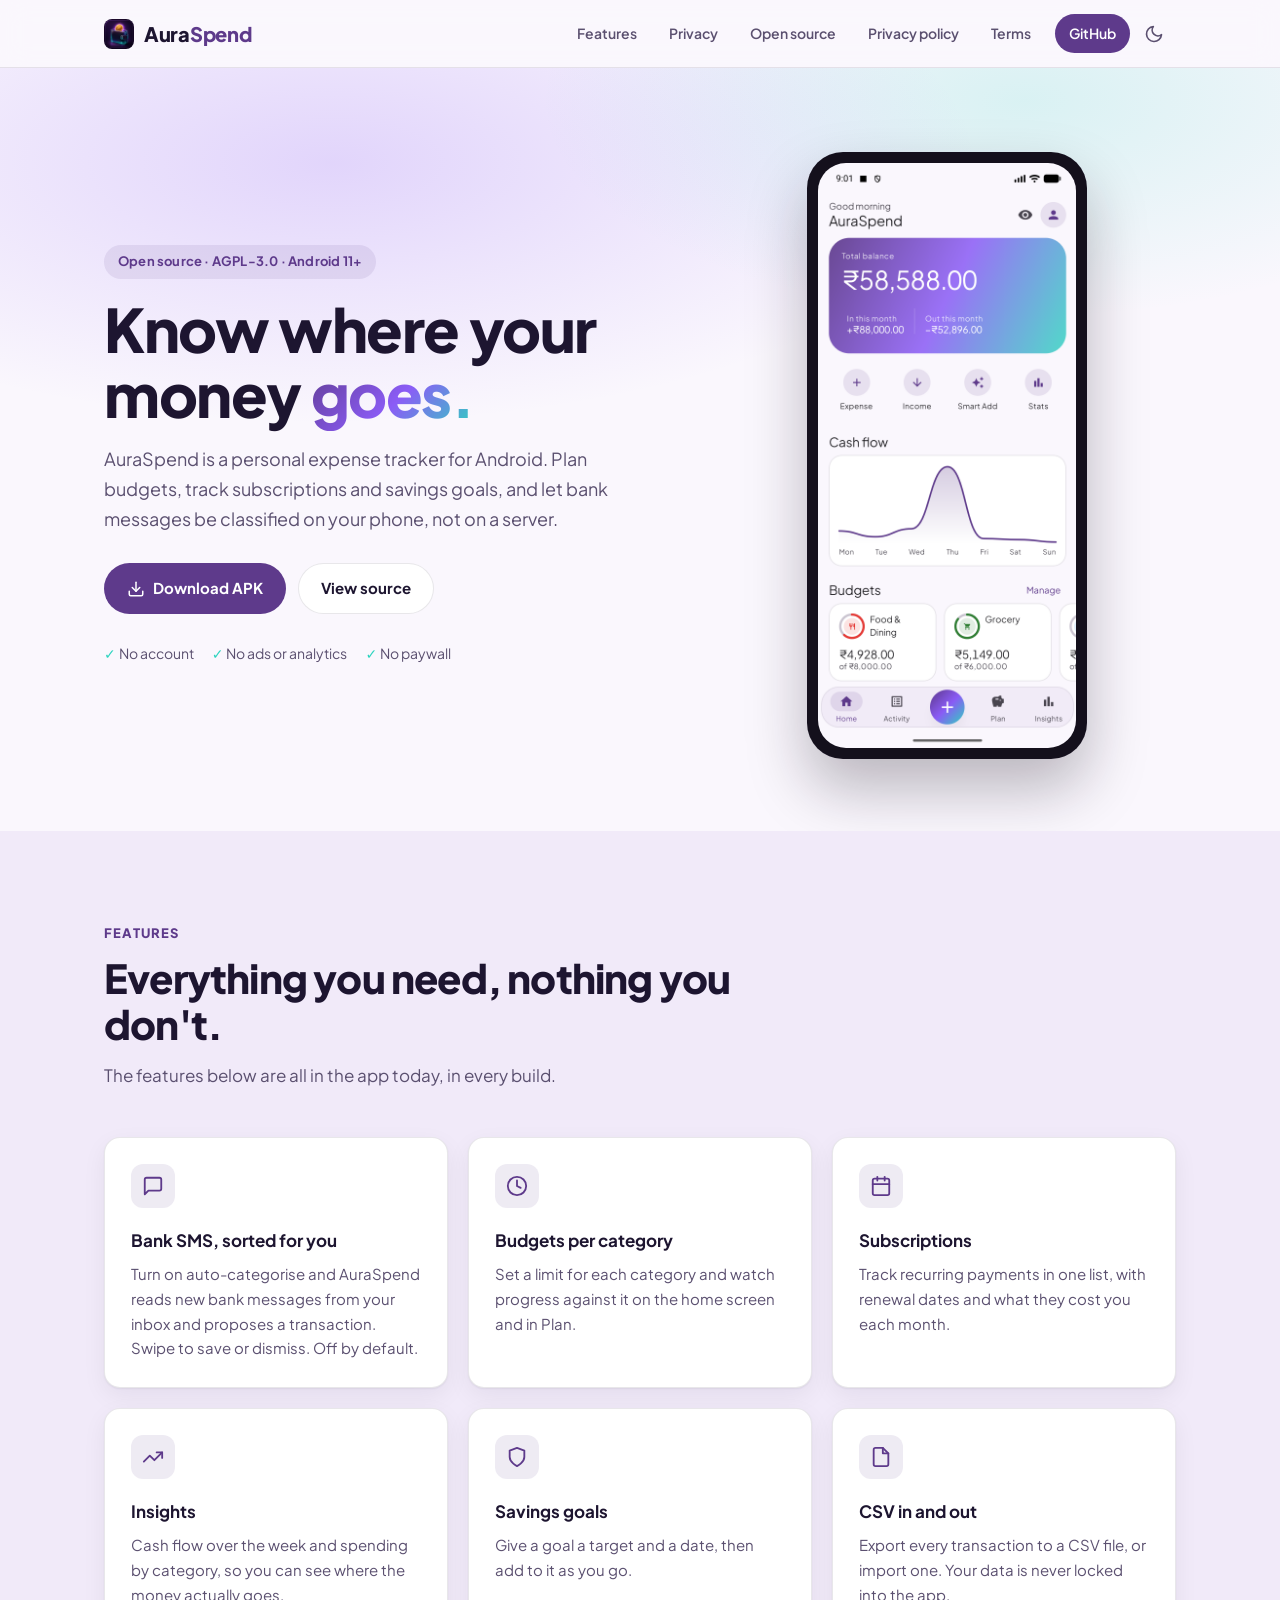
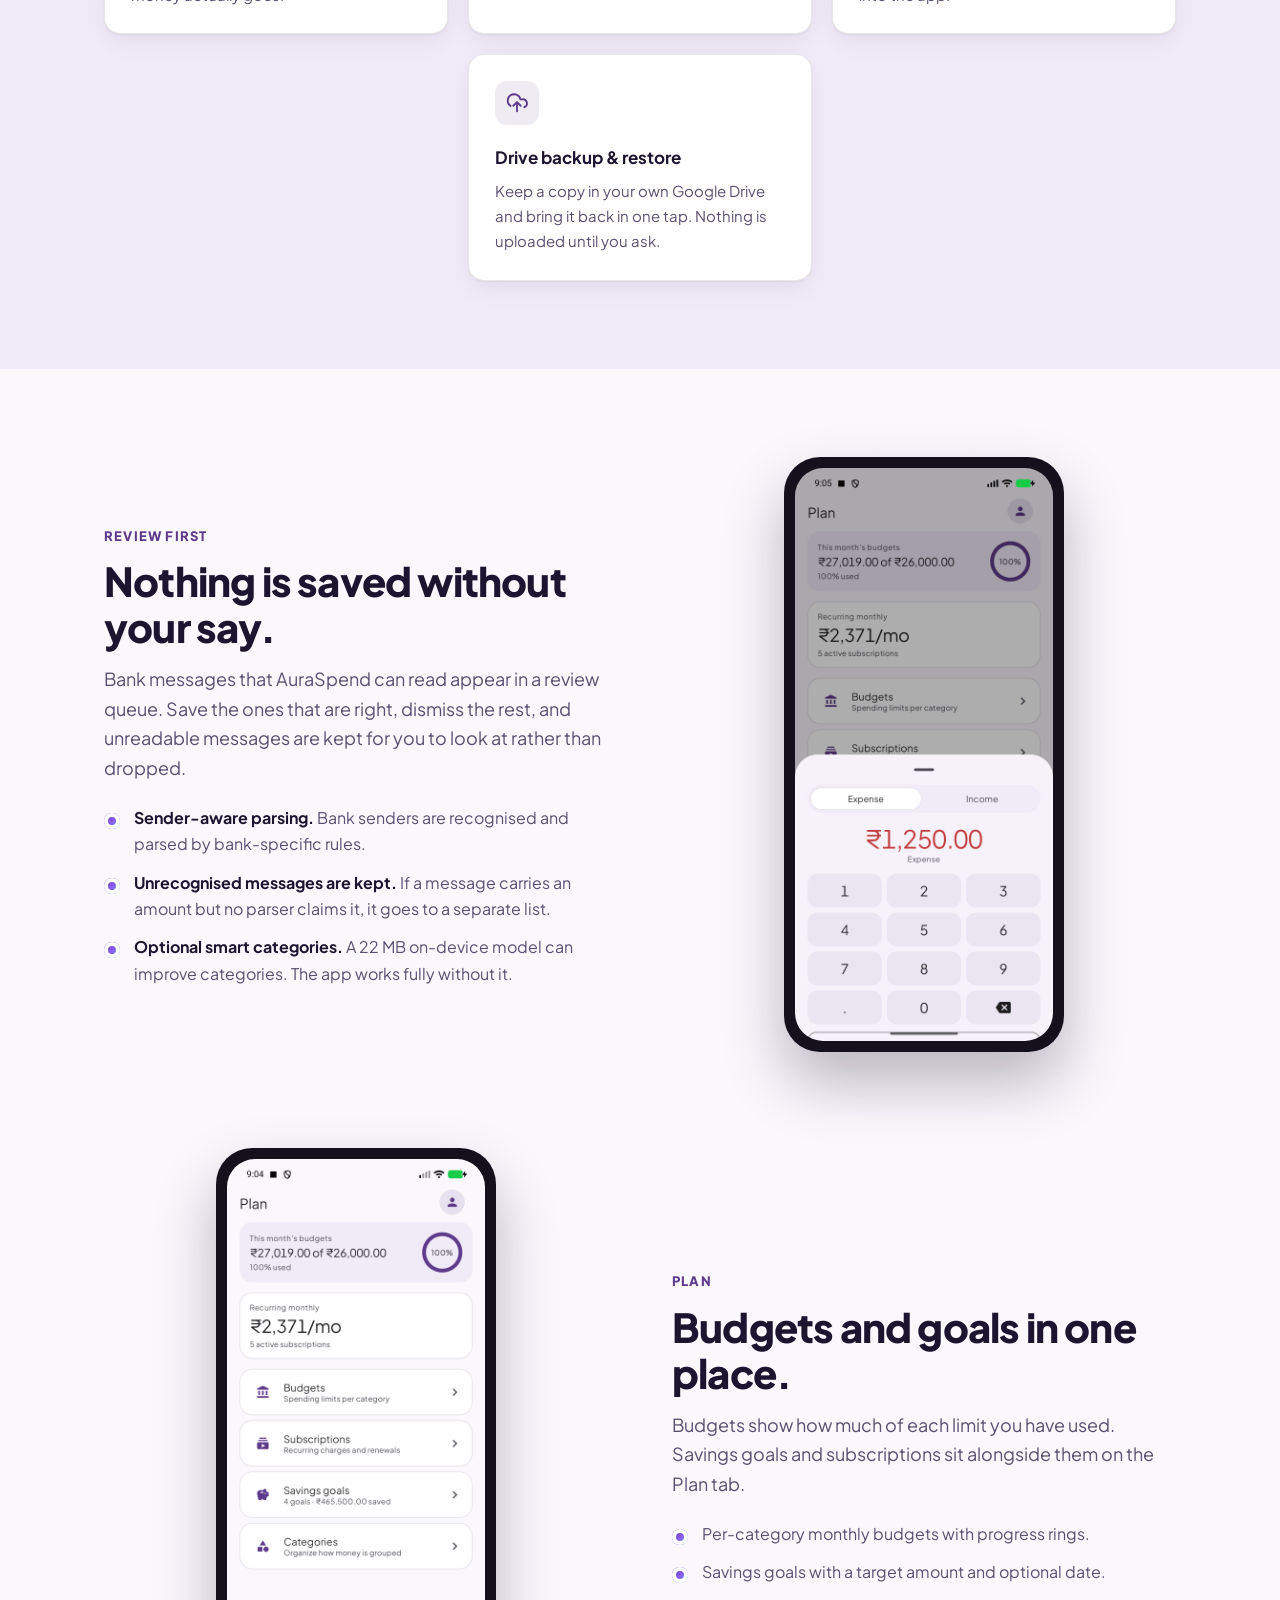
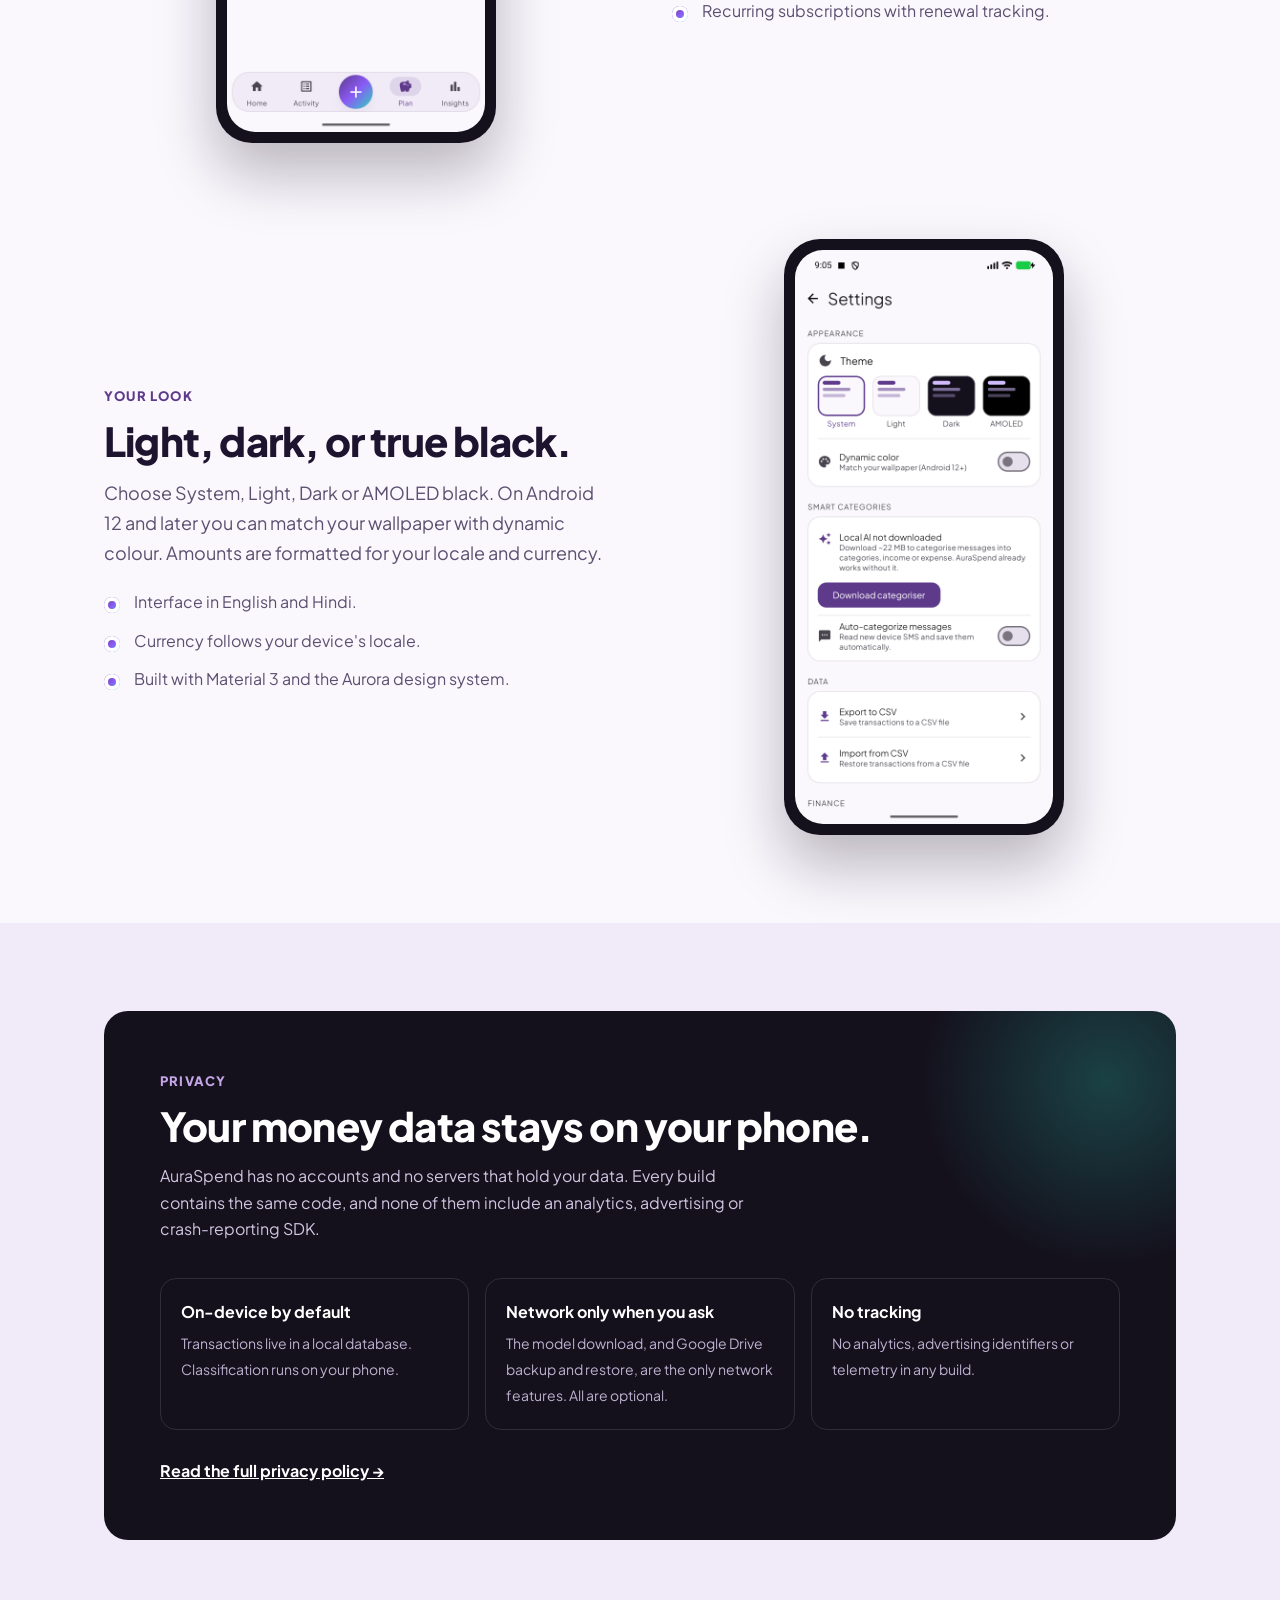
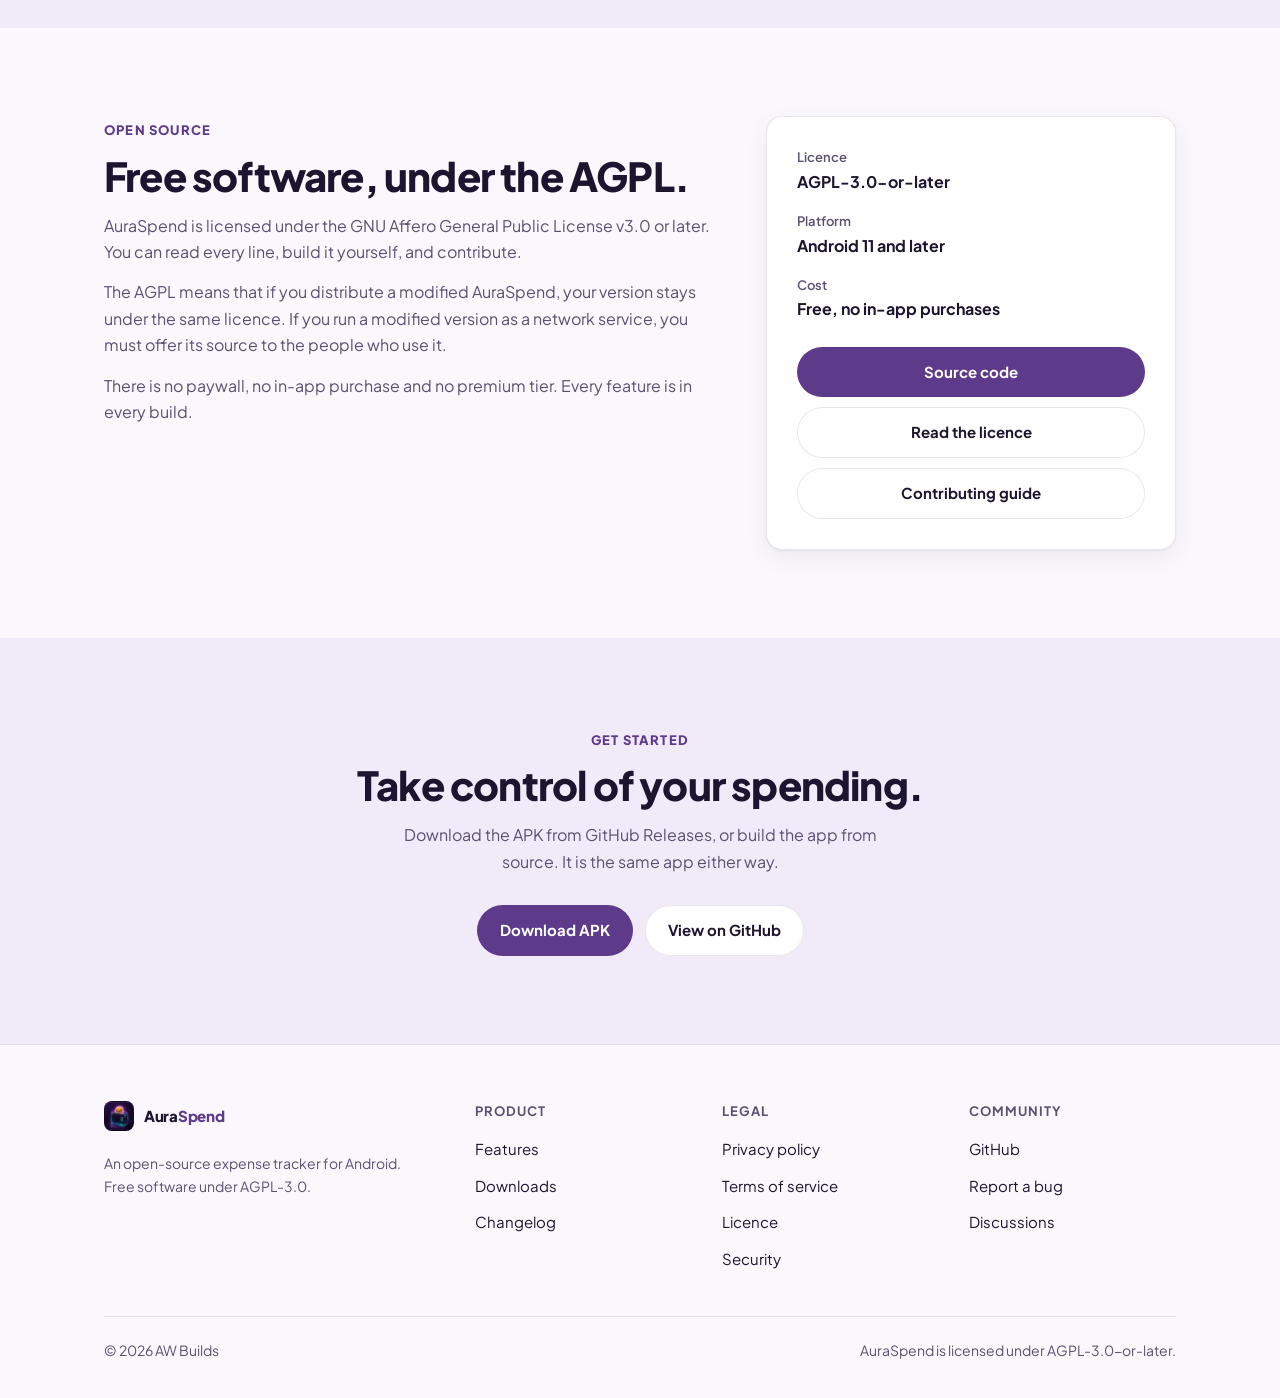
<file: docs/index.html>
<!DOCTYPE html>
<html lang="en">
<head>
    <meta charset="UTF-8">
    <meta name="viewport" content="width=device-width, initial-scale=1.0">
    <meta name="theme-color" content="#FAF7FD" media="(prefers-color-scheme: light)">
    <meta name="theme-color" content="#14101C" media="(prefers-color-scheme: dark)">
    <script>
        // Applied before first paint so a stored choice never flashes the other theme.
        (function () {
            try {
                var stored = localStorage.getItem('auraspend-theme');
                if (stored === 'light' || stored === 'dark') {
                    document.documentElement.setAttribute('data-theme', stored);
                }
            } catch (e) { /* private mode: fall back to the system theme */ }
        })();
    </script>
    <title>AuraSpend — Personal expense tracker for Android</title>
    <meta name="description" content="AuraSpend is an open-source personal expense tracker for Android. Budgets, subscriptions, savings goals and bank SMS classification that runs on your phone. AGPL-3.0.">
    <meta property="og:title" content="AuraSpend — Personal expense tracker for Android">
    <meta property="og:description" content="Open-source expense tracking for Android. Budgets, subscriptions, goals, and bank SMS classification that runs on your phone.">
    <meta property="og:url" content="https://auraspend.github.io/auraspend/">
    <meta property="og:type" content="website">
    <meta property="og:site_name" content="AuraSpend">
    <meta property="og:image" content="https://auraspend.github.io/auraspend/store/feature-1024x500.png">
    <meta name="twitter:card" content="summary_large_image">
    <meta name="twitter:title" content="AuraSpend — Personal expense tracker for Android">
    <meta name="twitter:description" content="Open-source expense tracking for Android. Runs on your phone.">
    <meta name="twitter:image" content="https://auraspend.github.io/auraspend/store/feature-1024x500.png">
    <link rel="canonical" href="https://auraspend.github.io/auraspend/">
    <link rel="stylesheet" href="css/style.css">
    <link rel="icon" href="store/icon-512.png" type="image/png">
    <script type="application/ld+json">
    {
        "@context": "https://schema.org",
        "@type": "SoftwareApplication",
        "name": "AuraSpend",
        "operatingSystem": "Android 11 or later",
        "applicationCategory": "FinanceApplication",
        "description": "Open-source personal expense tracker for Android with budgets, subscriptions, savings goals, CSV import and export, and on-device bank SMS classification.",
        "url": "https://auraspend.github.io/auraspend/",
        "license": "https://www.gnu.org/licenses/agpl-3.0.en.html",
        "offers": {
            "@type": "Offer",
            "price": "0",
            "priceCurrency": "USD"
        }
    }
    </script>
</head>
<body>
    <a class="skip-link" href="#main">Skip to content</a>

    <header class="site-header">
        <div class="container">
            <a href="index.html" class="logo" aria-label="AuraSpend home">
                <span class="logo-mark" aria-hidden="true"><img src="store/icon-512.png" alt=""></span>
                <span class="logo-word">Aura<em>Spend</em></span>
            </a>
            <div class="header-right">
                <nav aria-label="Primary">
                    <ul class="nav-list" id="site-nav">
                        <li><a href="index.html#features">Features</a></li>
                        <li><a href="index.html#privacy">Privacy</a></li>
                        <li><a href="index.html#open-source">Open source</a></li>
                        <li><a href="privacy.html">Privacy policy</a></li>
                        <li><a href="terms.html">Terms</a></li>
                        <li><a href="https://github.com/auraspend/auraspend" class="nav-cta" target="_blank" rel="noopener">GitHub</a></li>
                    </ul>
                </nav>
                <button class="theme-toggle" type="button" aria-label="Switch to dark theme">
                    <svg class="icon-moon" viewBox="0 0 24 24" fill="none" stroke="currentColor" stroke-width="2" stroke-linecap="round" stroke-linejoin="round" aria-hidden="true"><path d="M21 12.8A9 9 0 1 1 11.2 3a7 7 0 0 0 9.8 9.8z"/></svg>
                    <svg class="icon-sun" viewBox="0 0 24 24" fill="none" stroke="currentColor" stroke-width="2" stroke-linecap="round" stroke-linejoin="round" aria-hidden="true"><circle cx="12" cy="12" r="4"/><path d="M12 2v2M12 20v2M4.9 4.9l1.4 1.4M17.7 17.7l1.4 1.4M2 12h2M20 12h2M4.9 19.1l1.4-1.4M17.7 6.3l1.4-1.4"/></svg>
                </button>
                <button class="menu-toggle" aria-label="Open menu" aria-expanded="false" aria-controls="site-nav">
                    <svg viewBox="0 0 24 24" fill="none" stroke="currentColor" stroke-width="2" stroke-linecap="round"><path d="M4 7h16M4 12h16M4 17h16"/></svg>
                </button>
            </div>
        </div>
    </header>

    <main id="main">
        <section class="hero">
            <div class="container">
                <div>
                    <span class="eyebrow">Open source · AGPL-3.0 · Android 11+</span>
                    <h1>Know where your money <span class="grad">goes.</span></h1>
                    <p class="lead">AuraSpend is a personal expense tracker for Android. Plan budgets, track subscriptions and savings goals, and let bank messages be classified on your phone, not on a server.</p>
                    <div class="hero-actions">
                        <a class="btn btn-primary" href="https://github.com/auraspend/auraspend/releases" target="_blank" rel="noopener">
                            <svg viewBox="0 0 24 24" fill="none" stroke="currentColor" stroke-width="2" stroke-linecap="round" stroke-linejoin="round" aria-hidden="true"><path d="M21 15v4a2 2 0 0 1-2 2H5a2 2 0 0 1-2-2v-4"/><polyline points="7 10 12 15 17 10"/><line x1="12" y1="15" x2="12" y2="3"/></svg>
                            Download APK
                        </a>
                        <a class="btn btn-ghost" href="https://github.com/auraspend/auraspend" target="_blank" rel="noopener">View source</a>
                    </div>
                    <div class="hero-meta">
                        <span>No account</span>
                        <span>No ads or analytics</span>
                        <span>No paywall</span>
                    </div>
                </div>
                <div class="phone" aria-hidden="false">
                    <img src="store/raw/home-light.png" width="1080" height="2400" data-light-src="store/raw/home-light.png" data-dark-src="store/raw/home-dark.png" alt="AuraSpend home screen showing total balance, this month's income and spending, a weekly cash flow chart and budget progress">
                </div>
            </div>
        </section>

        <section id="features" class="alt">
            <div class="container">
                <div class="section-head">
                    <span class="kicker">Features</span>
                    <h2>Everything you need, nothing you don't.</h2>
                    <p>The features below are all in the app today, in every build.</p>
                </div>
                <div class="grid">
                    <article class="card">
                        <div class="icon"><svg viewBox="0 0 24 24" fill="none" stroke="currentColor" stroke-width="2" stroke-linecap="round" stroke-linejoin="round" aria-hidden="true"><path d="M21 15a2 2 0 0 1-2 2H7l-4 4V5a2 2 0 0 1 2-2h14a2 2 0 0 1 2 2z"/></svg></div>
                        <h3>Bank SMS, sorted for you</h3>
                        <p>Turn on auto-categorise and AuraSpend reads new bank messages from your inbox and proposes a transaction. Swipe to save or dismiss. Off by default.</p>
                    </article>
                    <article class="card">
                        <div class="icon"><svg viewBox="0 0 24 24" fill="none" stroke="currentColor" stroke-width="2" stroke-linecap="round" aria-hidden="true"><circle cx="12" cy="12" r="10"/><path d="M12 6v6l4 2"/></svg></div>
                        <h3>Budgets per category</h3>
                        <p>Set a limit for each category and watch progress against it on the home screen and in Plan.</p>
                    </article>
                    <article class="card">
                        <div class="icon"><svg viewBox="0 0 24 24" fill="none" stroke="currentColor" stroke-width="2" stroke-linecap="round" stroke-linejoin="round" aria-hidden="true"><rect x="3" y="4" width="18" height="18" rx="2"/><line x1="16" y1="2" x2="16" y2="6"/><line x1="8" y1="2" x2="8" y2="6"/><line x1="3" y1="10" x2="21" y2="10"/></svg></div>
                        <h3>Subscriptions</h3>
                        <p>Track recurring payments in one list, with renewal dates and what they cost you each month.</p>
                    </article>
                    <article class="card">
                        <div class="icon"><svg viewBox="0 0 24 24" fill="none" stroke="currentColor" stroke-width="2" stroke-linecap="round" stroke-linejoin="round" aria-hidden="true"><polyline points="22 7 13.5 15.5 8.5 10.5 2 17"/><polyline points="16 7 22 7 22 13"/></svg></div>
                        <h3>Insights</h3>
                        <p>Cash flow over the week and spending by category, so you can see where the money actually goes.</p>
                    </article>
                    <article class="card">
                        <div class="icon"><svg viewBox="0 0 24 24" fill="none" stroke="currentColor" stroke-width="2" stroke-linecap="round" stroke-linejoin="round" aria-hidden="true"><path d="M12 22s8-4 8-10V5l-8-3-8 3v7c0 6 8 10 8 10z"/></svg></div>
                        <h3>Savings goals</h3>
                        <p>Give a goal a target and a date, then add to it as you go.</p>
                    </article>
                    <article class="card">
                        <div class="icon"><svg viewBox="0 0 24 24" fill="none" stroke="currentColor" stroke-width="2" stroke-linecap="round" stroke-linejoin="round" aria-hidden="true"><path d="M14 2H6a2 2 0 0 0-2 2v16a2 2 0 0 0 2 2h12a2 2 0 0 0 2-2V8z"/><polyline points="14 2 14 8 20 8"/></svg></div>
                        <h3>CSV in and out</h3>
                        <p>Export every transaction to a CSV file, or import one. Your data is never locked into the app.</p>
                    </article>
                    <article class="card">
                        <div class="icon"><svg viewBox="0 0 24 24" fill="none" stroke="currentColor" stroke-width="2" stroke-linecap="round" stroke-linejoin="round" aria-hidden="true"><path d="M20 16.6A4.5 4.5 0 0 0 17.5 8h-1.8A7 7 0 1 0 5 15.3"/><path d="M12 12v9"/><path d="m8 15 4-4 4 4"/></svg></div>
                        <h3>Drive backup &amp; restore</h3>
                        <p>Keep a copy in your own Google Drive and bring it back in one tap. Nothing is uploaded until you ask.</p>
                    </article>
                </div>
            </div>
        </section>

        <section>
            <div class="container">
                <div class="split">
                    <div class="copy">
                        <span class="kicker">Review first</span>
                        <h2>Nothing is saved without your say.</h2>
                        <p class="lead">Bank messages that AuraSpend can read appear in a review queue. Save the ones that are right, dismiss the rest, and unreadable messages are kept for you to look at rather than dropped.</p>
                        <ul class="checklist">
                            <li><strong>Sender-aware parsing.</strong> Bank senders are recognised and parsed by bank-specific rules.</li>
                            <li><strong>Unrecognised messages are kept.</strong> If a message carries an amount but no parser claims it, it goes to a separate list.</li>
                            <li><strong>Optional smart categories.</strong> A 22 MB on-device model can improve categories. The app works fully without it.</li>
                        </ul>
                    </div>
                    <div class="phone phone-shot">
                        <img src="store/raw/quick-add-light.png" width="1080" height="2400" loading="lazy" data-light-src="store/raw/quick-add-light.png" data-dark-src="store/raw/quick-add.png" alt="Quick Add screen for entering an expense with amount, category and note">
                    </div>
                </div>

                <div class="split flip">
                    <div class="phone phone-shot">
                        <img src="store/raw/plan-light.png" width="1080" height="2400" loading="lazy" data-light-src="store/raw/plan-light.png" data-dark-src="store/raw/plan.png" alt="Plan screen showing budgets and savings goals">
                    </div>
                    <div class="copy">
                        <span class="kicker">Plan</span>
                        <h2>Budgets and goals in one place.</h2>
                        <p class="lead">Budgets show how much of each limit you have used. Savings goals and subscriptions sit alongside them on the Plan tab.</p>
                        <ul class="checklist">
                            <li>Per-category monthly budgets with progress rings.</li>
                            <li>Savings goals with a target amount and optional date.</li>
                            <li>Recurring subscriptions with renewal tracking.</li>
                        </ul>
                    </div>
                </div>

                <div class="split">
                    <div class="copy">
                        <span class="kicker">Your look</span>
                        <h2>Light, dark, or true black.</h2>
                        <p class="lead">Choose System, Light, Dark or AMOLED black. On Android 12 and later you can match your wallpaper with dynamic colour. Amounts are formatted for your locale and currency.</p>
                        <ul class="checklist">
                            <li>Interface in English and Hindi.</li>
                            <li>Currency follows your device's locale.</li>
                            <li>Built with Material 3 and the Aurora design system.</li>
                        </ul>
                    </div>
                    <div class="phone phone-shot">
                        <img src="store/raw/settings-light.png" width="1080" height="2400" loading="lazy" data-light-src="store/raw/settings-light.png" data-dark-src="store/raw/settings-dark.png" alt="Settings screen with the theme options, smart categories and data controls">
                    </div>
                </div>
            </div>
        </section>

        <section id="privacy" class="alt">
            <div class="container">
                <div class="promise">
                    <span class="kicker">Privacy</span>
                    <h2>Your money data stays on your phone.</h2>
                    <p>AuraSpend has no accounts and no servers that hold your data. Every build contains the same code, and none of them include an analytics, advertising or crash-reporting SDK.</p>
                    <div class="facts">
                        <div class="fact"><strong>On-device by default</strong><span>Transactions live in a local database. Classification runs on your phone.</span></div>
                        <div class="fact"><strong>Network only when you ask</strong><span>The model download, and Google Drive backup and restore, are the only network features. All are optional.</span></div>
                        <div class="fact"><strong>No tracking</strong><span>No analytics, advertising identifiers or telemetry in any build.</span></div>
                    </div>
                    <p style="margin-top:28px;"><a href="privacy.html" style="color:#fff;font-weight:700;">Read the full privacy policy →</a></p>
                </div>
            </div>
        </section>

        <section id="open-source">
            <div class="container">
                <div class="oss">
                    <div>
                        <span class="kicker">Open source</span>
                        <h2>Free software, under the AGPL.</h2>
                        <p>AuraSpend is licensed under the GNU Affero General Public License v3.0 or later. You can read every line, build it yourself, and contribute.</p>
                        <p>The AGPL means that if you distribute a modified AuraSpend, your version stays under the same licence. If you run a modified version as a network service, you must offer its source to the people who use it.</p>
                        <p>There is no paywall, no in-app purchase and no premium tier. Every feature is in every build.</p>
                    </div>
                    <aside class="card license-card" aria-label="Licence summary">
                        <dl>
                            <div><dt>Licence</dt><dd>AGPL-3.0-or-later</dd></div>
                            <div><dt>Platform</dt><dd>Android 11 and later</dd></div>
                            <div><dt>Cost</dt><dd>Free, no in-app purchases</dd></div>
                        </dl>
                        <div class="btns">
                            <a class="btn btn-primary" href="https://github.com/auraspend/auraspend" target="_blank" rel="noopener">Source code</a>
                            <a class="btn btn-ghost" href="https://github.com/auraspend/auraspend/blob/main/LICENSE" target="_blank" rel="noopener">Read the licence</a>
                            <a class="btn btn-ghost" href="https://github.com/auraspend/auraspend/blob/main/.github/CONTRIBUTING.md" target="_blank" rel="noopener">Contributing guide</a>
                        </div>
                    </aside>
                </div>
            </div>
        </section>

        <section class="cta alt">
            <div class="container">
                <span class="kicker">Get started</span>
                <h2>Take control of your spending.</h2>
                <p>Download the APK from GitHub Releases, or build the app from source. It is the same app either way.</p>
                <div class="hero-actions">
                    <a class="btn btn-primary" href="https://github.com/auraspend/auraspend/releases" target="_blank" rel="noopener">Download APK</a>
                    <a class="btn btn-ghost" href="https://github.com/auraspend/auraspend" target="_blank" rel="noopener">View on GitHub</a>
                </div>
            </div>
        </section>
    </main>

    <footer class="site-footer">
        <div class="container">
            <div class="footer-grid">
                <div>
                    <a href="index.html" class="logo">
                        <span class="logo-mark" aria-hidden="true"><img src="store/icon-512.png" alt=""></span>
                        <span class="logo-word">Aura<em>Spend</em></span>
                    </a>
                    <p>An open-source expense tracker for Android. Free software under AGPL-3.0.</p>
                </div>
                <div>
                    <h3>Product</h3>
                    <ul>
                        <li><a href="index.html#features">Features</a></li>
                        <li><a href="https://github.com/auraspend/auraspend/releases" target="_blank" rel="noopener">Downloads</a></li>
                        <li><a href="https://github.com/auraspend/auraspend/blob/main/CHANGELOG.md" target="_blank" rel="noopener">Changelog</a></li>
                    </ul>
                </div>
                <div>
                    <h3>Legal</h3>
                    <ul>
                        <li><a href="privacy.html">Privacy policy</a></li>
                        <li><a href="terms.html">Terms of service</a></li>
                        <li><a href="https://github.com/auraspend/auraspend/blob/main/LICENSE" target="_blank" rel="noopener">Licence</a></li>
                        <li><a href="https://github.com/auraspend/auraspend/blob/main/.github/SECURITY.md" target="_blank" rel="noopener">Security</a></li>
                    </ul>
                </div>
                <div>
                    <h3>Community</h3>
                    <ul>
                        <li><a href="https://github.com/auraspend/auraspend" target="_blank" rel="noopener">GitHub</a></li>
                        <li><a href="https://github.com/auraspend/auraspend/issues" target="_blank" rel="noopener">Report a bug</a></li>
                        <li><a href="https://github.com/auraspend/auraspend/discussions" target="_blank" rel="noopener">Discussions</a></li>
                    </ul>
                </div>
            </div>
            <div class="footer-bottom">
                <span>© 2026 AW Builds</span>
                <span>AuraSpend is licensed under AGPL-3.0-or-later.</span>
            </div>
        </div>
    </footer>

    <script>
        // ── Theme: a stored choice wins, otherwise the system decides ─────────
        (function () {
            var root = document.documentElement;
            var button = document.querySelector('.theme-toggle');
            var media = window.matchMedia('(prefers-color-scheme: dark)');

            function preferred() {
                return root.getAttribute('data-theme') || (media.matches ? 'dark' : 'light');
            }
            // Phone screenshots come in pairs; the one matching the theme is shown.
            function paintScreenshots(dark) {
                document.querySelectorAll('img[data-dark-src]').forEach(function (img) {
                    var want = dark ? img.getAttribute('data-dark-src') : img.getAttribute('data-light-src');
                    if (want && img.getAttribute('src') !== want) img.setAttribute('src', want);
                });
            }
            function paint() {
                var dark = preferred() === 'dark';
                if (button) {
                    button.setAttribute('aria-label', dark ? 'Switch to light theme' : 'Switch to dark theme');
                    button.classList.toggle('is-dark', dark);
                }
                paintScreenshots(dark);
            }
            if (button) {
                button.addEventListener('click', function () {
                    var next = preferred() === 'dark' ? 'light' : 'dark';
                    root.setAttribute('data-theme', next);
                    try { localStorage.setItem('auraspend-theme', next); } catch (e) { /* ignore */ }
                    paint();
                });
            }
            if (media.addEventListener) media.addEventListener('change', paint);
            paint();
        })();

        // ── Mobile menu ───────────────────────────────────────────────────────
        (function () {
            var toggle = document.querySelector('.menu-toggle');
            var list = document.getElementById('site-nav');
            if (!toggle || !list) return;
            toggle.addEventListener('click', function () {
                var open = toggle.getAttribute('aria-expanded') === 'true';
                toggle.setAttribute('aria-expanded', String(!open));
                toggle.setAttribute('aria-label', open ? 'Open menu' : 'Close menu');
                list.classList.toggle('open', !open);
            });
            list.querySelectorAll('a').forEach(function (a) {
                a.addEventListener('click', function () {
                    list.classList.remove('open');
                    toggle.setAttribute('aria-expanded', 'false');
                    toggle.setAttribute('aria-label', 'Open menu');
                });
            });
        })();
    </script>
</body>
</html>
</file>
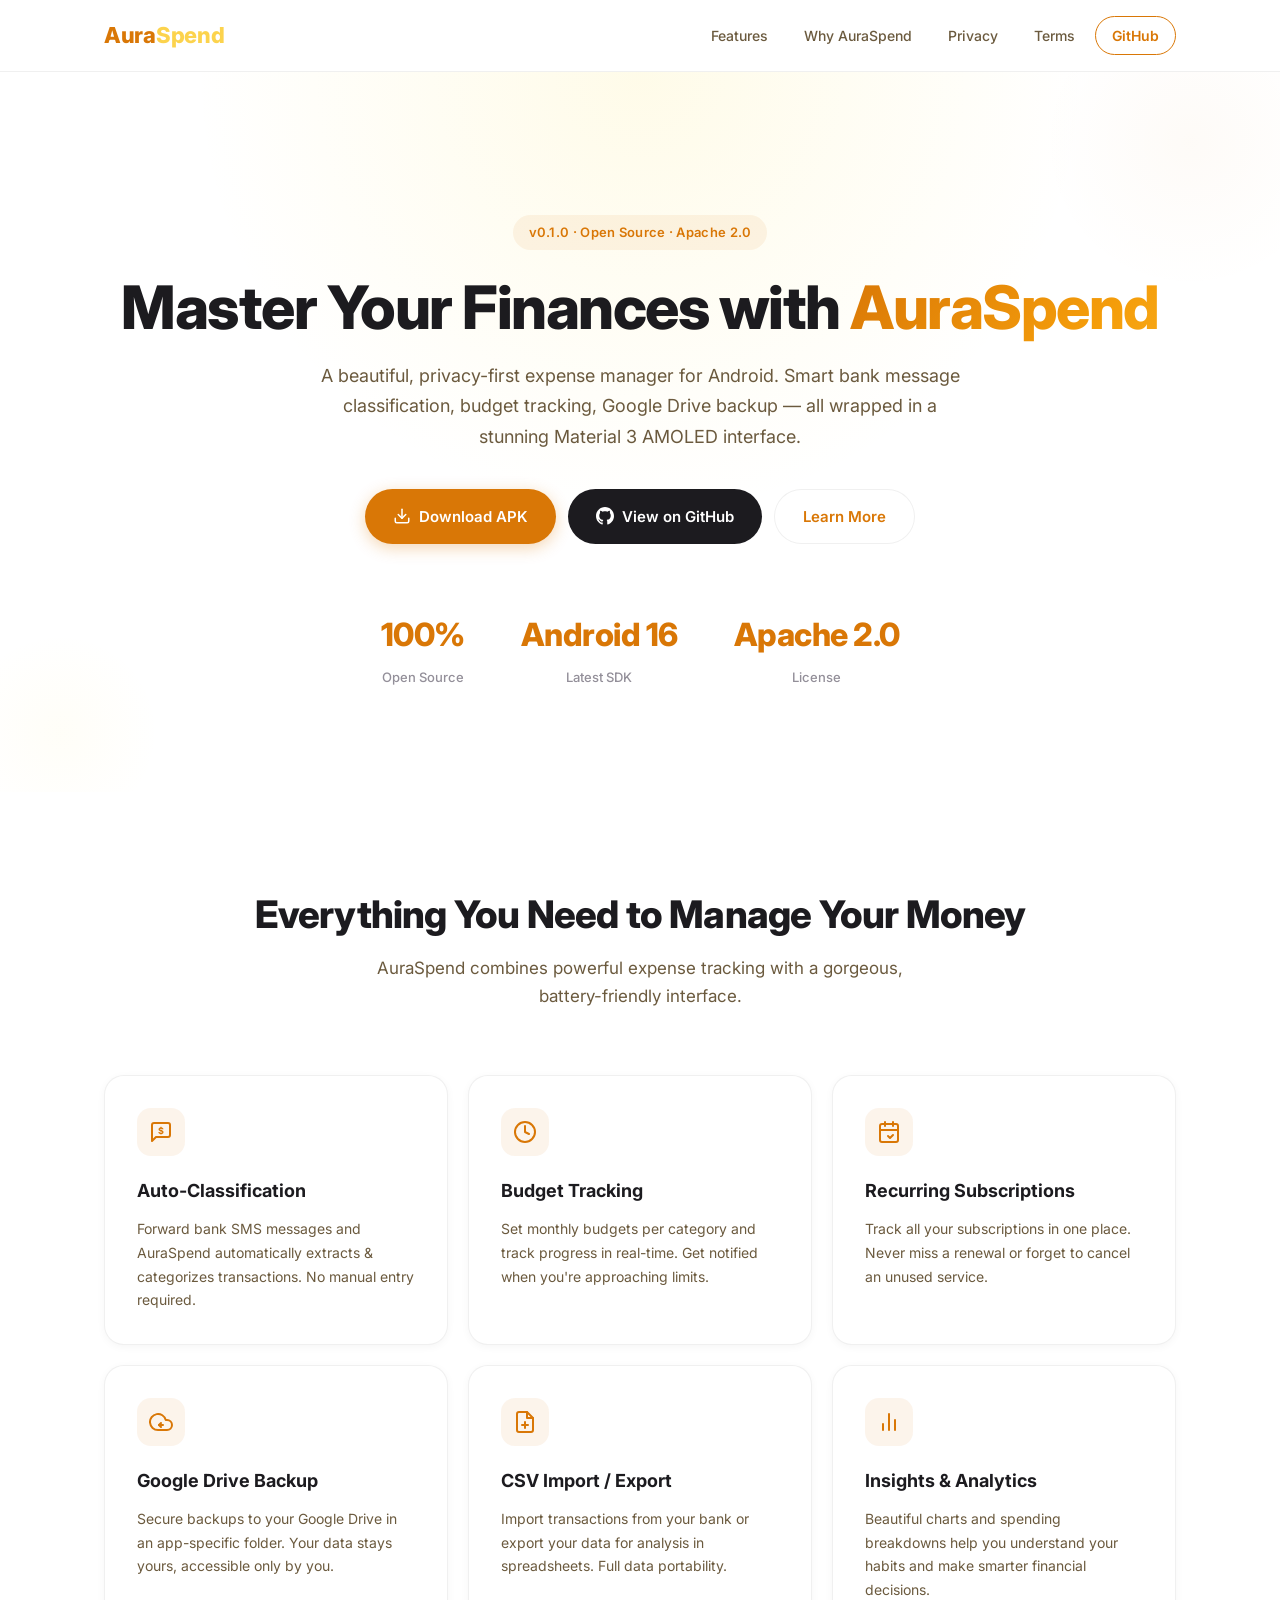
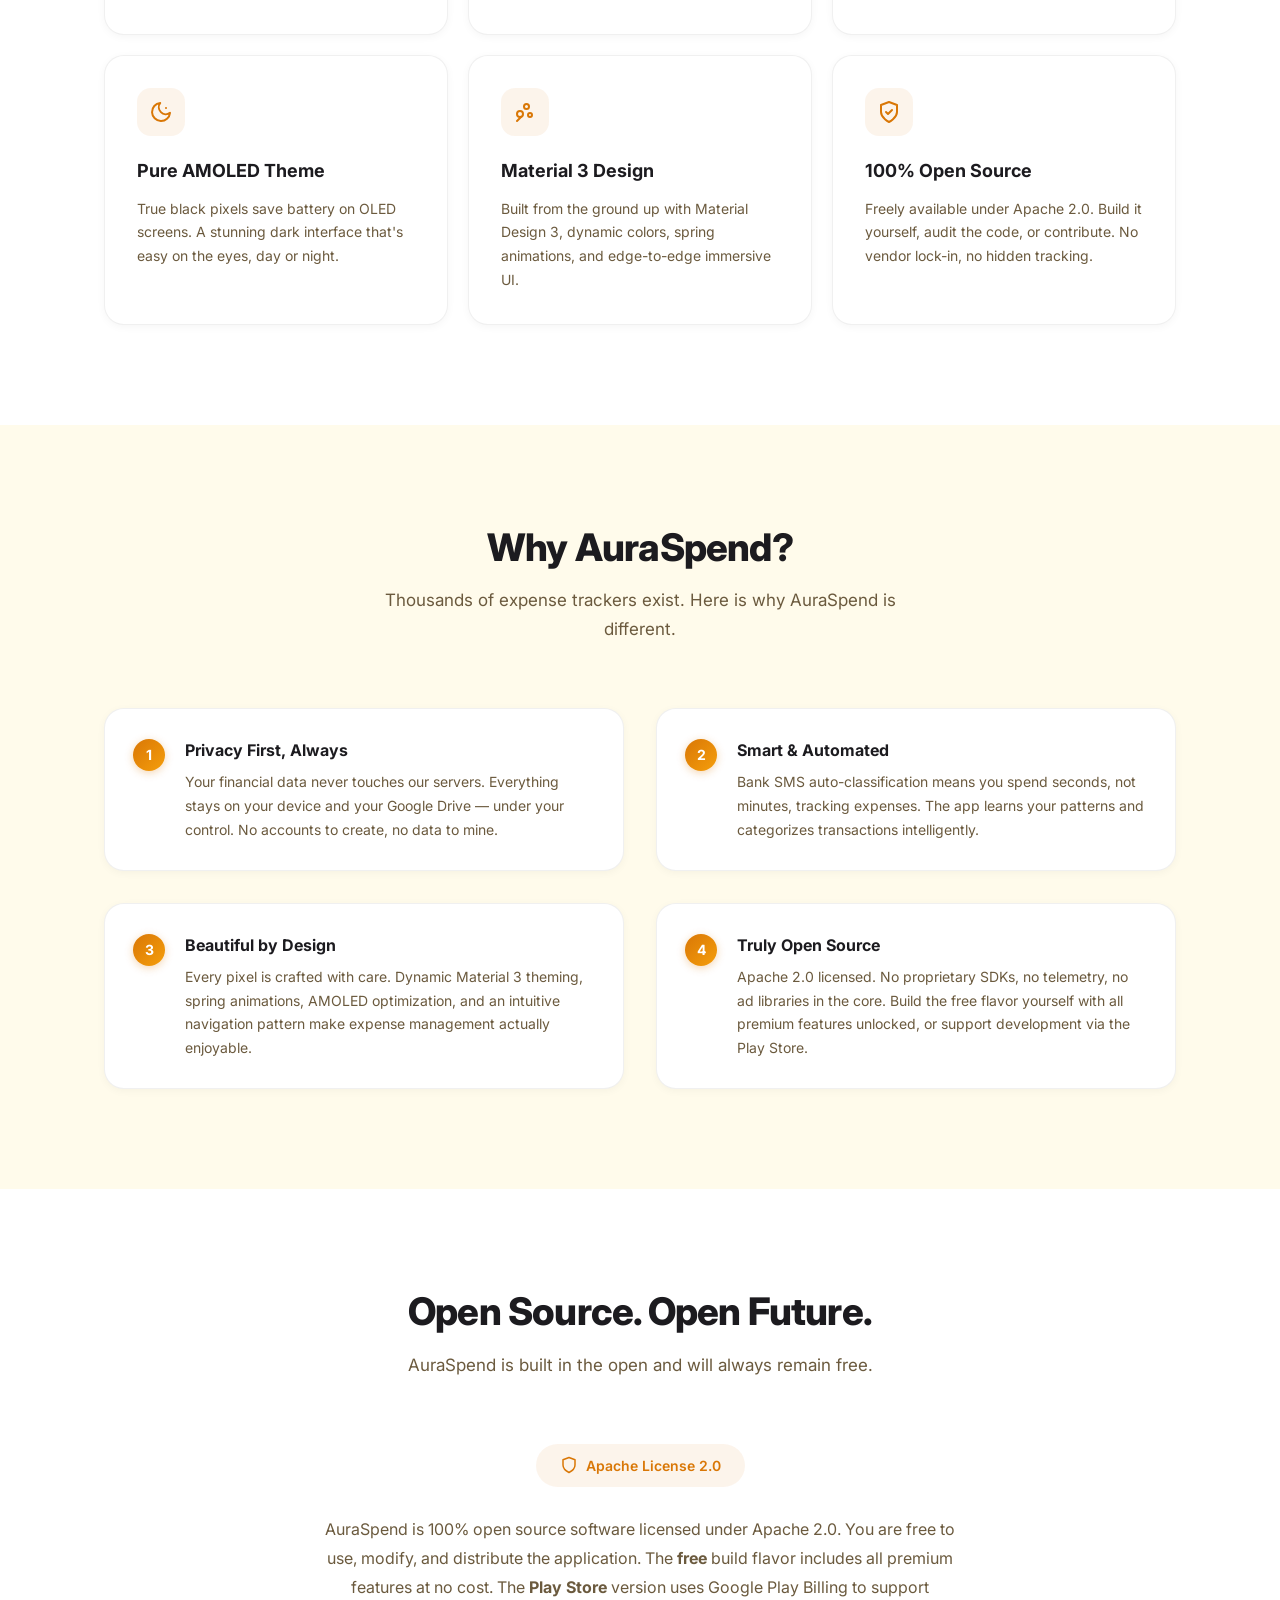
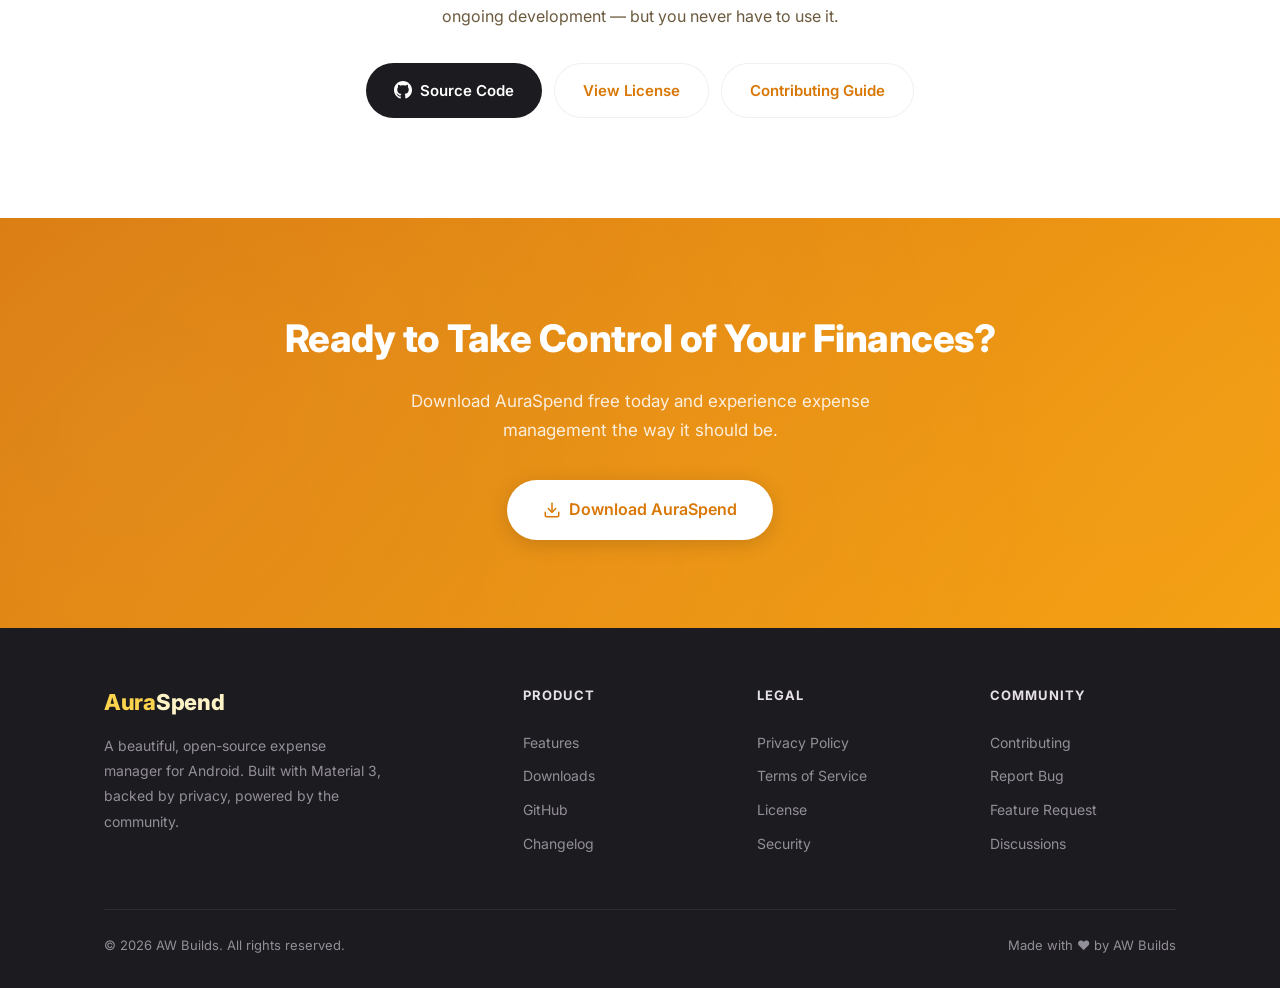
<file: .github/private/docs/index.html>
<!DOCTYPE html>
<html lang="en">
<head>
    <meta charset="UTF-8">
    <meta name="viewport" content="width=device-width, initial-scale=1.0">
    <title>AuraSpend — Beautiful Expense Management for Android</title>
    <meta name="description" content="AuraSpend is a modern, open-source expense tracker for Android with bank message classification, budget tracking, Google Drive sync, and a stunning Material 3 AMOLED interface.">
    <meta property="og:title" content="AuraSpend — Beautiful Expense Management for Android">
    <meta property="og:description" content="A privacy-first, open-source expense manager for Android. Smart bank message classification, budget tracking, Google Drive backup — all wrapped in a stunning Material 3 AMOLED interface.">
    <meta property="og:url" content="https://abhijithwrrr.github.io/auraspend/">
    <meta property="og:type" content="software">
    <meta property="og:site_name" content="AuraSpend">
    <meta name="twitter:card" content="summary_large_image">
    <meta name="twitter:title" content="AuraSpend — Beautiful Expense Management for Android">
    <meta name="twitter:description" content="A privacy-first, open-source expense manager for Android. Smart bank message classification, budget tracking, Google Drive backup.">
    <link rel="stylesheet" href="css/style.css">
    <link href="https://fonts.googleapis.com/css2?family=Inter:wght@400;500;600;700;800&display=swap" rel="stylesheet">
    <link rel="icon" type="image/svg+xml" href="data:image/svg+xml,%3Csvg xmlns='http://www.w3.org/2000/svg' viewBox='0 0 100 100'%3E%3Ccircle cx='50' cy='50' r='45' fill='%23D97706'/%3E%3Ctext x='50' y='72' text-anchor='middle' font-size='60' font-weight='800' font-family='system-ui' fill='white'%3EA%3C/text%3E%3C/svg%3E">
    <script type="application/ld+json">
    {
        "@context": "https://schema.org",
        "@type": "MobileApplication",
        "name": "AuraSpend",
        "operatingSystem": "Android",
        "applicationCategory": "FinanceApplication",
        "description": "A privacy-first, open-source expense manager for Android with smart bank message classification, budget tracking, Google Drive backup, and Material 3 design.",
        "url": "https://abhijithwrrr.github.io/auraspend/",
        "license": "https://www.apache.org/licenses/LICENSE-2.0",
        "author": {
            "@type": "Person",
            "name": "AW Builds"
        },
        "offers": {
            "@type": "Offer",
            "price": "0",
            "priceCurrency": "USD"
        }
    }
    </script>
</head>
<body>
    <nav>
        <div class="container">
            <a href="index.html" class="logo">Aura<span>Spend</span></a>
            <button class="hamburger" aria-label="Toggle navigation" aria-expanded="false">
                <span></span>
                <span></span>
                <span></span>
            </button>
            <div class="nav-links" id="navLinks">
                <a href="#features">Features</a>
                <a href="#why">Why AuraSpend</a>
                <a href="privacy.html">Privacy</a>
                <a href="terms.html">Terms</a>
                <a href="https://github.com/abhijithwrrr/auraspend" class="btn-outline-small" target="_blank" rel="noopener">GitHub</a>
            </div>
        </div>
    </nav>

    <section class="hero">
        <div class="hero-blob hero-blob-1"></div>
        <div class="hero-blob hero-blob-2"></div>
        <div class="container">
            <div class="hero-badge">v0.1.0 &middot; Open Source &middot; Apache 2.0</div>
            <h1>Master Your Finances with <span class="gradient-text">AuraSpend</span></h1>
            <p>A beautiful, privacy-first expense manager for Android. Smart bank message classification, budget tracking, Google Drive backup &mdash; all wrapped in a stunning Material 3 AMOLED interface.</p>
            <div class="hero-actions">
                <a href="https://github.com/abhijithwrrr/auraspend/releases" class="btn btn-primary" target="_blank" rel="noopener">
                    <svg width="18" height="18" viewBox="0 0 24 24" fill="none" stroke="currentColor" stroke-width="2" stroke-linecap="round" stroke-linejoin="round"><path d="M21 15v4a2 2 0 0 1-2 2H5a2 2 0 0 1-2-2v-4"/><polyline points="7 10 12 15 17 10"/><line x1="12" y1="15" x2="12" y2="3"/></svg>
                    Download APK
                </a>
                <a href="https://github.com/abhijithwrrr/auraspend" class="btn btn-github" target="_blank" rel="noopener">
                    <svg width="18" height="18" viewBox="0 0 24 24" fill="currentColor"><path d="M12 0c-6.626 0-12 5.373-12 12 0 5.302 3.438 9.8 8.207 11.387.599.111.793-.261.793-.577v-2.234c-3.338.726-4.033-1.416-4.033-1.416-.546-1.387-1.333-1.756-1.333-1.756-1.089-.745.083-.729.083-.729 1.205.084 1.839 1.237 1.839 1.237 1.07 1.834 2.807 1.304 3.492.997.107-.775.418-1.305.762-1.604-2.665-.305-5.467-1.334-5.467-5.931 0-1.311.469-2.381 1.236-3.221-.124-.303-.535-1.524.117-3.176 0 0 1.008-.322 3.301 1.23.957-.266 1.983-.399 3.003-.404 1.02.005 2.047.138 3.006.404 2.291-1.552 3.297-1.23 3.297-1.23.653 1.653.242 2.874.118 3.176.77.84 1.235 1.911 1.235 3.221 0 4.609-2.807 5.624-5.479 5.921.43.372.823 1.102.823 2.222v3.293c0 .319.192.694.801.576 4.765-1.589 8.199-6.086 8.199-11.386 0-6.627-5.373-12-12-12z"/></svg>
                    View on GitHub
                </a>
                <a href="#features" class="btn btn-secondary">Learn More</a>
            </div>
            <div class="hero-stats">
                <div class="stat-item">
                    <div class="stat-number">100%</div>
                    <div class="stat-label">Open Source</div>
                </div>
                <div class="stat-item">
                    <div class="stat-number">Android 16</div>
                    <div class="stat-label">Latest SDK</div>
                </div>
                <div class="stat-item">
                    <div class="stat-number">Apache 2.0</div>
                    <div class="stat-label">License</div>
                </div>
            </div>
        </div>
    </section>

    <section id="features" class="section reveal">
        <div class="container">
            <div class="section-header">
                <h2>Everything You Need to Manage Your Money</h2>
                <p>AuraSpend combines powerful expense tracking with a gorgeous, battery-friendly interface.</p>
            </div>
            <div class="features-grid">
                <div class="feature-card">
                    <div class="feature-icon">
                        <svg width="24" height="24" viewBox="0 0 24 24" fill="none" stroke="#D97706" stroke-width="2" stroke-linecap="round" stroke-linejoin="round"><path d="M21 15a2 2 0 0 1-2 2H7l-4 4V5a2 2 0 0 1 2-2h14a2 2 0 0 1 2 2z"/><text x="12" y="14" text-anchor="middle" font-size="9" font-weight="700" fill="#D97706" stroke="none">$</text></svg>
                    </div>
                    <h3>Auto-Classification</h3>
                    <p>Forward bank SMS messages and AuraSpend automatically extracts &amp; categorizes transactions. No manual entry required.</p>
                </div>
                <div class="feature-card">
                    <div class="feature-icon">
                        <svg width="24" height="24" viewBox="0 0 24 24" fill="none" stroke="#D97706" stroke-width="2" stroke-linecap="round" stroke-linejoin="round"><circle cx="12" cy="12" r="10"/><path d="M12 6v6l4 2"/></svg>
                    </div>
                    <h3>Budget Tracking</h3>
                    <p>Set monthly budgets per category and track progress in real-time. Get notified when you're approaching limits.</p>
                </div>
                <div class="feature-card">
                    <div class="feature-icon">
                        <svg width="24" height="24" viewBox="0 0 24 24" fill="none" stroke="#D97706" stroke-width="2" stroke-linecap="round" stroke-linejoin="round"><rect x="3" y="4" width="18" height="18" rx="2" ry="2"/><line x1="16" y1="2" x2="16" y2="6"/><line x1="8" y1="2" x2="8" y2="6"/><line x1="3" y1="10" x2="21" y2="10"/><path d="M16 15l-3 3-2-2"/></svg>
                    </div>
                    <h3>Recurring Subscriptions</h3>
                    <p>Track all your subscriptions in one place. Never miss a renewal or forget to cancel an unused service.</p>
                </div>
                <div class="feature-card">
                    <div class="feature-icon">
                        <svg width="24" height="24" viewBox="0 0 24 24" fill="none" stroke="#D97706" stroke-width="2" stroke-linecap="round" stroke-linejoin="round"><path d="M18 10h-1.26A8 8 0 1 0 9 20h9a5 5 0 0 0 0-10z"/><path d="M12 13l-2 2 2 2"/><path d="M14 15h-4"/></svg>
                    </div>
                    <h3>Google Drive Backup</h3>
                    <p>Secure backups to your Google Drive in an app-specific folder. Your data stays yours, accessible only by you.</p>
                </div>
                <div class="feature-card">
                    <div class="feature-icon">
                        <svg width="24" height="24" viewBox="0 0 24 24" fill="none" stroke="#D97706" stroke-width="2" stroke-linecap="round" stroke-linejoin="round"><path d="M14 2H6a2 2 0 0 0-2 2v16a2 2 0 0 0 2 2h12a2 2 0 0 0 2-2V8z"/><polyline points="14 2 14 8 20 8"/><line x1="12" y1="12" x2="12" y2="18"/><line x1="9" y1="15" x2="15" y2="15"/></svg>
                    </div>
                    <h3>CSV Import / Export</h3>
                    <p>Import transactions from your bank or export your data for analysis in spreadsheets. Full data portability.</p>
                </div>
                <div class="feature-card">
                    <div class="feature-icon">
                        <svg width="24" height="24" viewBox="0 0 24 24" fill="none" stroke="#D97706" stroke-width="2" stroke-linecap="round" stroke-linejoin="round"><line x1="18" y1="20" x2="18" y2="10"/><line x1="12" y1="20" x2="12" y2="4"/><line x1="6" y1="20" x2="6" y2="14"/></svg>
                    </div>
                    <h3>Insights &amp; Analytics</h3>
                    <p>Beautiful charts and spending breakdowns help you understand your habits and make smarter financial decisions.</p>
                </div>
                <div class="feature-card">
                    <div class="feature-icon">
                        <svg width="24" height="24" viewBox="0 0 24 24" fill="none" stroke="#D97706" stroke-width="2" stroke-linecap="round" stroke-linejoin="round"><path d="M21 12.79A9 9 0 1 1 11.21 3 7 7 0 0 0 21 12.79z"/><line x1="17" y1="8" x2="17.01" y2="8"/></svg>
                    </div>
                    <h3>Pure AMOLED Theme</h3>
                    <p>True black pixels save battery on OLED screens. A stunning dark interface that's easy on the eyes, day or night.</p>
                </div>
                <div class="feature-card">
                    <div class="feature-icon">
                        <svg width="24" height="24" viewBox="0 0 24 24" fill="none" stroke="#D97706" stroke-width="2" stroke-linecap="round" stroke-linejoin="round"><circle cx="13.5" cy="6.5" r="2.5"/><circle cx="17" cy="15" r="2"/><circle cx="7" cy="14" r="3"/><path d="M4 21l4-4"/></svg>
                    </div>
                    <h3>Material 3 Design</h3>
                    <p>Built from the ground up with Material Design 3, dynamic colors, spring animations, and edge-to-edge immersive UI.</p>
                </div>
                <div class="feature-card">
                    <div class="feature-icon">
                        <svg width="24" height="24" viewBox="0 0 24 24" fill="none" stroke="#D97706" stroke-width="2" stroke-linecap="round" stroke-linejoin="round"><path d="M12 22s8-4 8-10V5l-8-3-8 3v7c0 6 8 10 8 10z"/><path d="M9 12l2 2 4-4"/></svg>
                    </div>
                    <h3>100% Open Source</h3>
                    <p>Freely available under Apache 2.0. Build it yourself, audit the code, or contribute. No vendor lock-in, no hidden tracking.</p>
                </div>
            </div>
        </div>
    </section>

    <section id="why" class="section section-alt reveal">
        <div class="container">
            <div class="section-header">
                <h2>Why AuraSpend?</h2>
                <p>Thousands of expense trackers exist. Here is why AuraSpend is different.</p>
            </div>
            <div class="why-grid">
                <div class="why-item">
                    <div class="why-marker">1</div>
                    <div>
                        <h4>Privacy First, Always</h4>
                        <p>Your financial data never touches our servers. Everything stays on your device and your Google Drive — under your control. No accounts to create, no data to mine.</p>
                    </div>
                </div>
                <div class="why-item">
                    <div class="why-marker">2</div>
                    <div>
                        <h4>Smart &amp; Automated</h4>
                        <p>Bank SMS auto-classification means you spend seconds, not minutes, tracking expenses. The app learns your patterns and categorizes transactions intelligently.</p>
                    </div>
                </div>
                <div class="why-item">
                    <div class="why-marker">3</div>
                    <div>
                        <h4>Beautiful by Design</h4>
                        <p>Every pixel is crafted with care. Dynamic Material 3 theming, spring animations, AMOLED optimization, and an intuitive navigation pattern make expense management actually enjoyable.</p>
                    </div>
                </div>
                <div class="why-item">
                    <div class="why-marker">4</div>
                    <div>
                        <h4>Truly Open Source</h4>
                        <p>Apache 2.0 licensed. No proprietary SDKs, no telemetry, no ad libraries in the core. Build the free flavor yourself with all premium features unlocked, or support development via the Play Store.</p>
                    </div>
                </div>
            </div>
        </div>
    </section>

    <section class="section reveal">
        <div class="container">
            <div class="section-header">
                <h2>Open Source. Open Future.</h2>
                <p>AuraSpend is built in the open and will always remain free.</p>
            </div>
            <div class="oss-content">
                <div class="license-badge">
                    <svg width="18" height="18" viewBox="0 0 24 24" fill="none" stroke="currentColor" stroke-width="2" stroke-linecap="round" stroke-linejoin="round"><path d="M12 22s8-4 8-10V5l-8-3-8 3v7c0 6 8 10 8 10z"/></svg>
                    Apache License 2.0
                </div>
                <p>
                    AuraSpend is 100% open source software licensed under Apache 2.0. You are free to use, modify, and distribute the application. The <strong>free</strong> build flavor includes all premium features at no cost. The <strong>Play Store</strong> version uses Google Play Billing to support ongoing development &mdash; but you never have to use it.
                </p>
                <div class="oss-links">
                    <a href="https://github.com/abhijithwrrr/auraspend" class="btn btn-github" target="_blank" rel="noopener">
                        <svg width="18" height="18" viewBox="0 0 24 24" fill="currentColor"><path d="M12 0c-6.626 0-12 5.373-12 12 0 5.302 3.438 9.8 8.207 11.387.599.111.793-.261.793-.577v-2.234c-3.338.726-4.033-1.416-4.033-1.416-.546-1.387-1.333-1.756-1.333-1.756-1.089-.745.083-.729.083-.729 1.205.084 1.839 1.237 1.839 1.237 1.07 1.834 2.807 1.304 3.492.997.107-.775.418-1.305.762-1.604-2.665-.305-5.467-1.334-5.467-5.931 0-1.311.469-2.381 1.236-3.221-.124-.303-.535-1.524.117-3.176 0 0 1.008-.322 3.301 1.23.957-.266 1.983-.399 3.003-.404 1.02.005 2.047.138 3.006.404 2.291-1.552 3.297-1.23 3.297-1.23.653 1.653.242 2.874.118 3.176.77.84 1.235 1.911 1.235 3.221 0 4.609-2.807 5.624-5.479 5.921.43.372.823 1.102.823 2.222v3.293c0 .319.192.694.801.576 4.765-1.589 8.199-6.086 8.199-11.386 0-6.627-5.373-12-12-12z"/></svg>
                        Source Code
                    </a>
                    <a href="https://github.com/abhijithwrrr/auraspend/blob/main/LICENSE" class="btn btn-secondary" target="_blank" rel="noopener">View License</a>
                    <a href="https://github.com/abhijithwrrr/auraspend/blob/main/CONTRIBUTING.md" class="btn btn-secondary" target="_blank" rel="noopener">Contributing Guide</a>
                </div>
            </div>
        </div>
    </section>

    <section class="cta-section reveal">
        <div class="container">
            <h2>Ready to Take Control of Your Finances?</h2>
            <p>Download AuraSpend free today and experience expense management the way it should be.</p>
            <a href="https://github.com/abhijithwrrr/auraspend/releases" class="btn" target="_blank" rel="noopener">
                <svg width="18" height="18" viewBox="0 0 24 24" fill="none" stroke="currentColor" stroke-width="2" stroke-linecap="round" stroke-linejoin="round"><path d="M21 15v4a2 2 0 0 1-2 2H5a2 2 0 0 1-2-2v-4"/><polyline points="7 10 12 15 17 10"/><line x1="12" y1="15" x2="12" y2="3"/></svg>
                Download AuraSpend
            </a>
        </div>
    </section>

    <footer>
        <div class="container">
            <div class="footer-grid">
                <div class="footer-brand">
                    <a href="index.html" class="logo">Aura<span>Spend</span></a>
                    <p>A beautiful, open-source expense manager for Android. Built with Material 3, backed by privacy, powered by the community.</p>
                </div>
                <div class="footer-col">
                    <h4>Product</h4>
                    <a href="#features">Features</a>
                    <a href="https://github.com/abhijithwrrr/auraspend/releases">Downloads</a>
                    <a href="https://github.com/abhijithwrrr/auraspend">GitHub</a>
                    <a href="https://github.com/abhijithwrrr/auraspend/blob/main/CHANGELOG.md">Changelog</a>
                </div>
                <div class="footer-col">
                    <h4>Legal</h4>
                    <a href="privacy.html">Privacy Policy</a>
                    <a href="terms.html">Terms of Service</a>
                    <a href="https://github.com/abhijithwrrr/auraspend/blob/main/LICENSE">License</a>
                    <a href="https://github.com/abhijithwrrr/auraspend/blob/main/SECURITY.md">Security</a>
                </div>
                <div class="footer-col">
                    <h4>Community</h4>
                    <a href="https://github.com/abhijithwrrr/auraspend/blob/main/CONTRIBUTING.md">Contributing</a>
                    <a href="https://github.com/abhijithwrrr/auraspend/issues">Report Bug</a>
                    <a href="https://github.com/abhijithwrrr/auraspend/issues">Feature Request</a>
                    <a href="https://github.com/abhijithwrrr/auraspend/discussions">Discussions</a>
                </div>
            </div>
            <div class="footer-bottom">
                <p>&copy; 2026 AW Builds. All rights reserved.</p>
                <p>Made with ❤️ by AW Builds</p>
            </div>
        </div>
    </footer>
    <script>
        document.querySelector('.hamburger')?.addEventListener('click', () => {
            const nav = document.getElementById('navLinks');
            const btn = document.querySelector('.hamburger');
            const expanded = btn.getAttribute('aria-expanded') === 'true';
            btn.setAttribute('aria-expanded', !expanded);
            nav.classList.toggle('open');
        });
        document.querySelectorAll('.nav-links a').forEach(link => {
            link.addEventListener('click', () => {
                document.getElementById('navLinks')?.classList.remove('open');
                document.querySelector('.hamburger')?.setAttribute('aria-expanded', 'false');
            });
        });
        const observer = new IntersectionObserver((entries) => {
            entries.forEach(entry => {
                if (entry.isIntersecting) {
                    entry.target.classList.add('visible');
                }
            });
        }, { threshold: 0.1 });
        document.querySelectorAll('.reveal').forEach(el => observer.observe(el));
    </script>
</body>
</html>
</file>
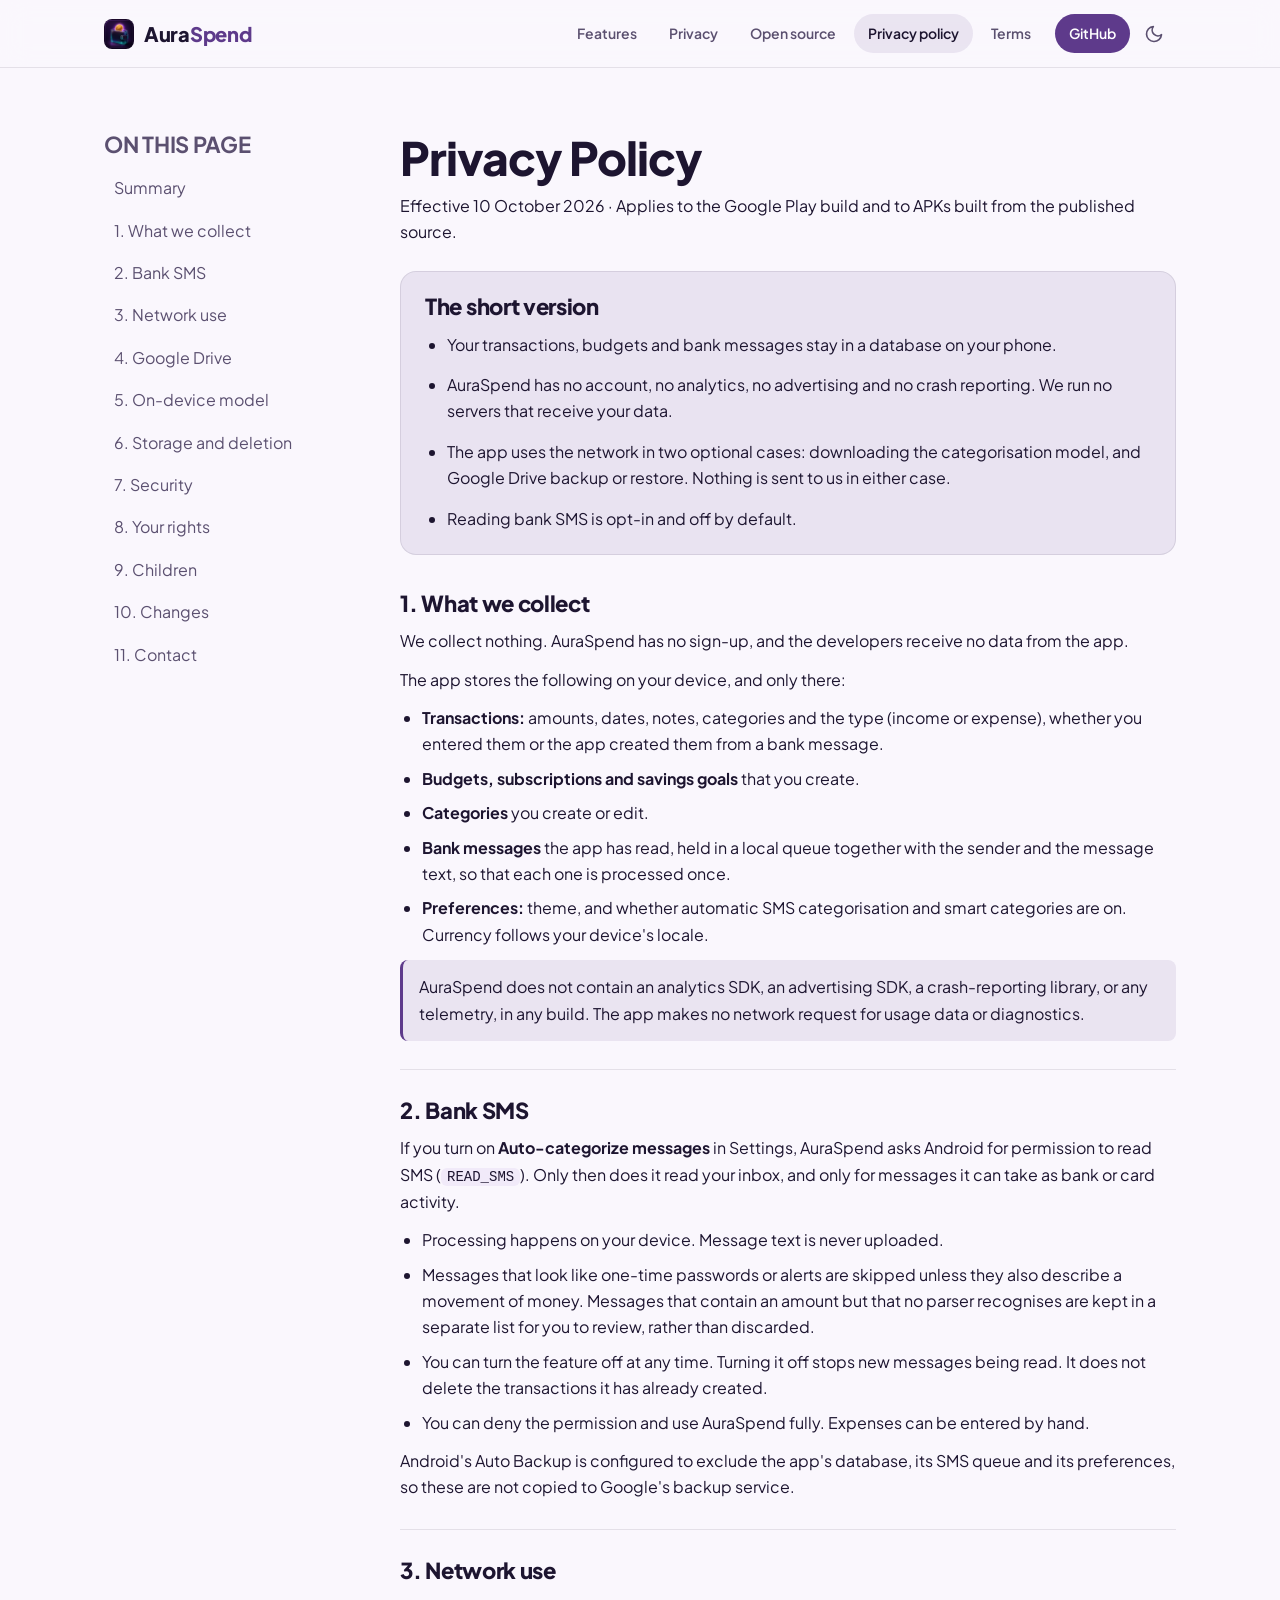
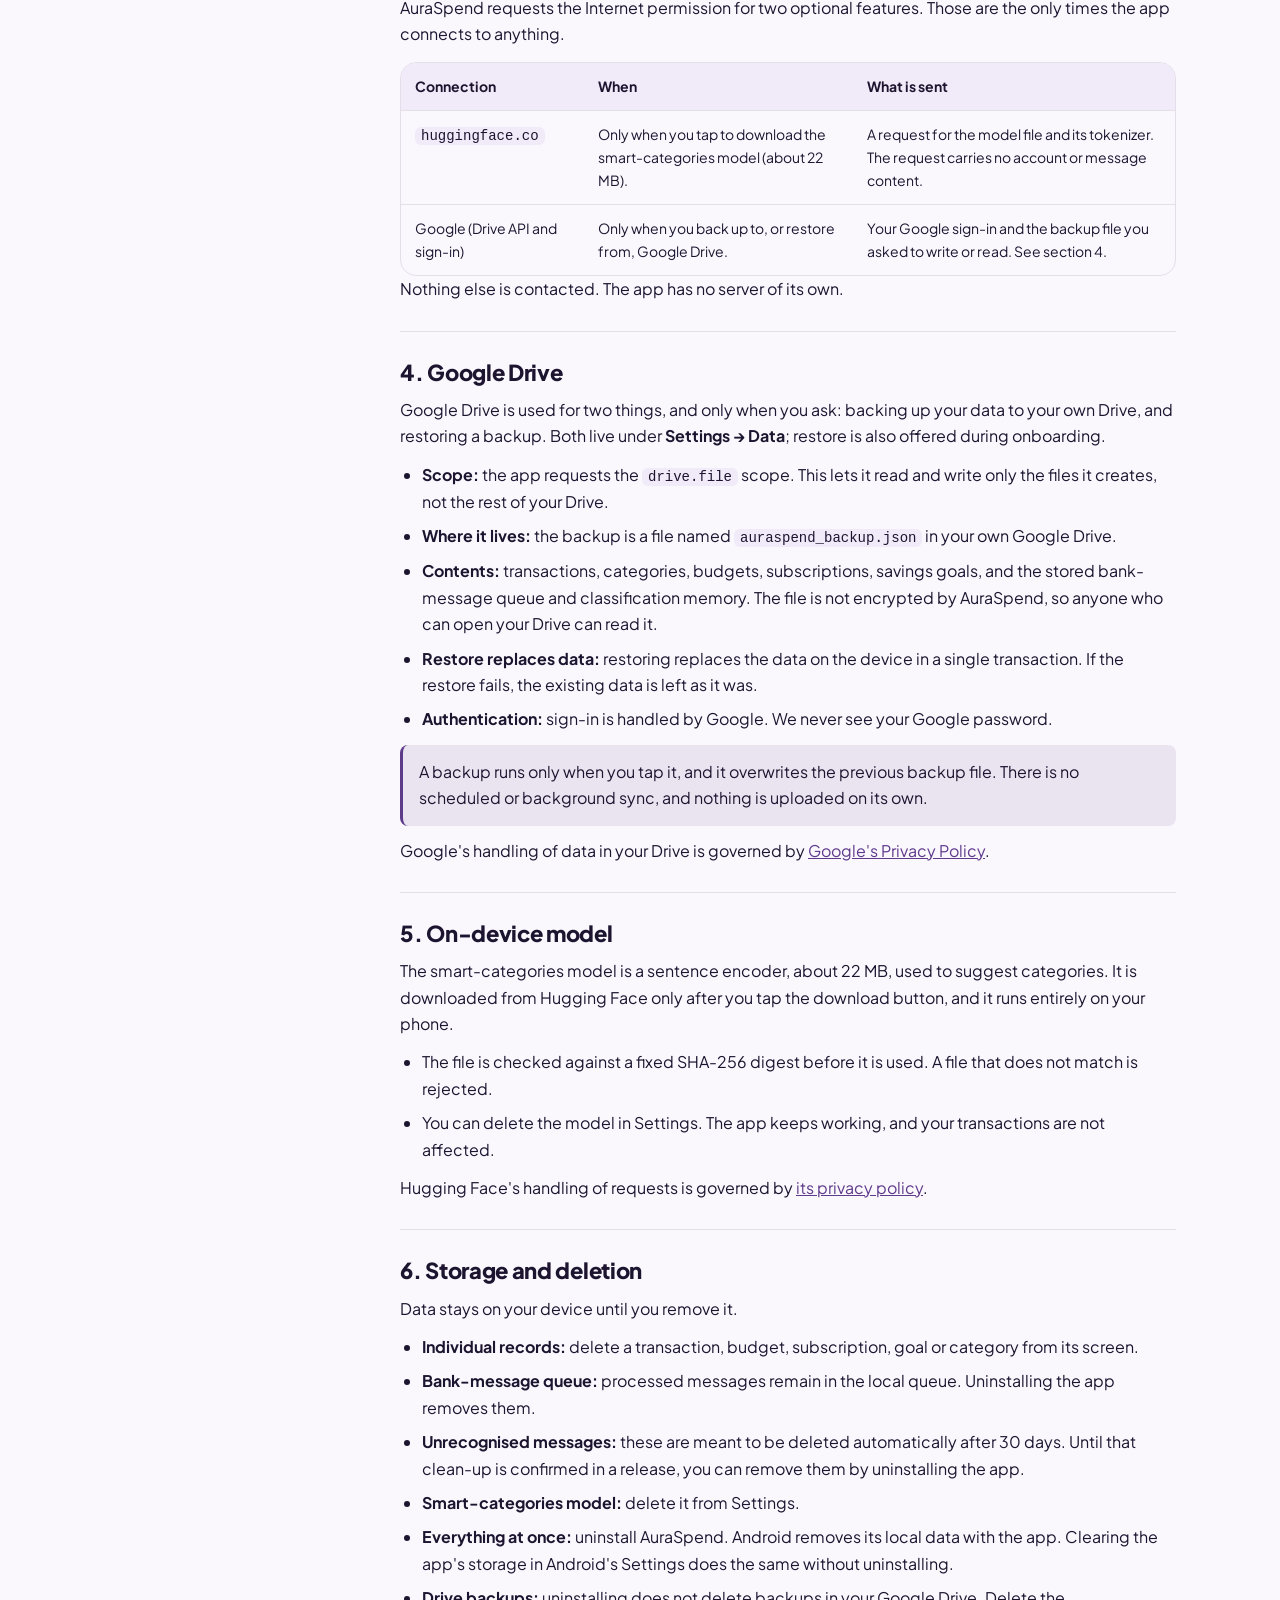
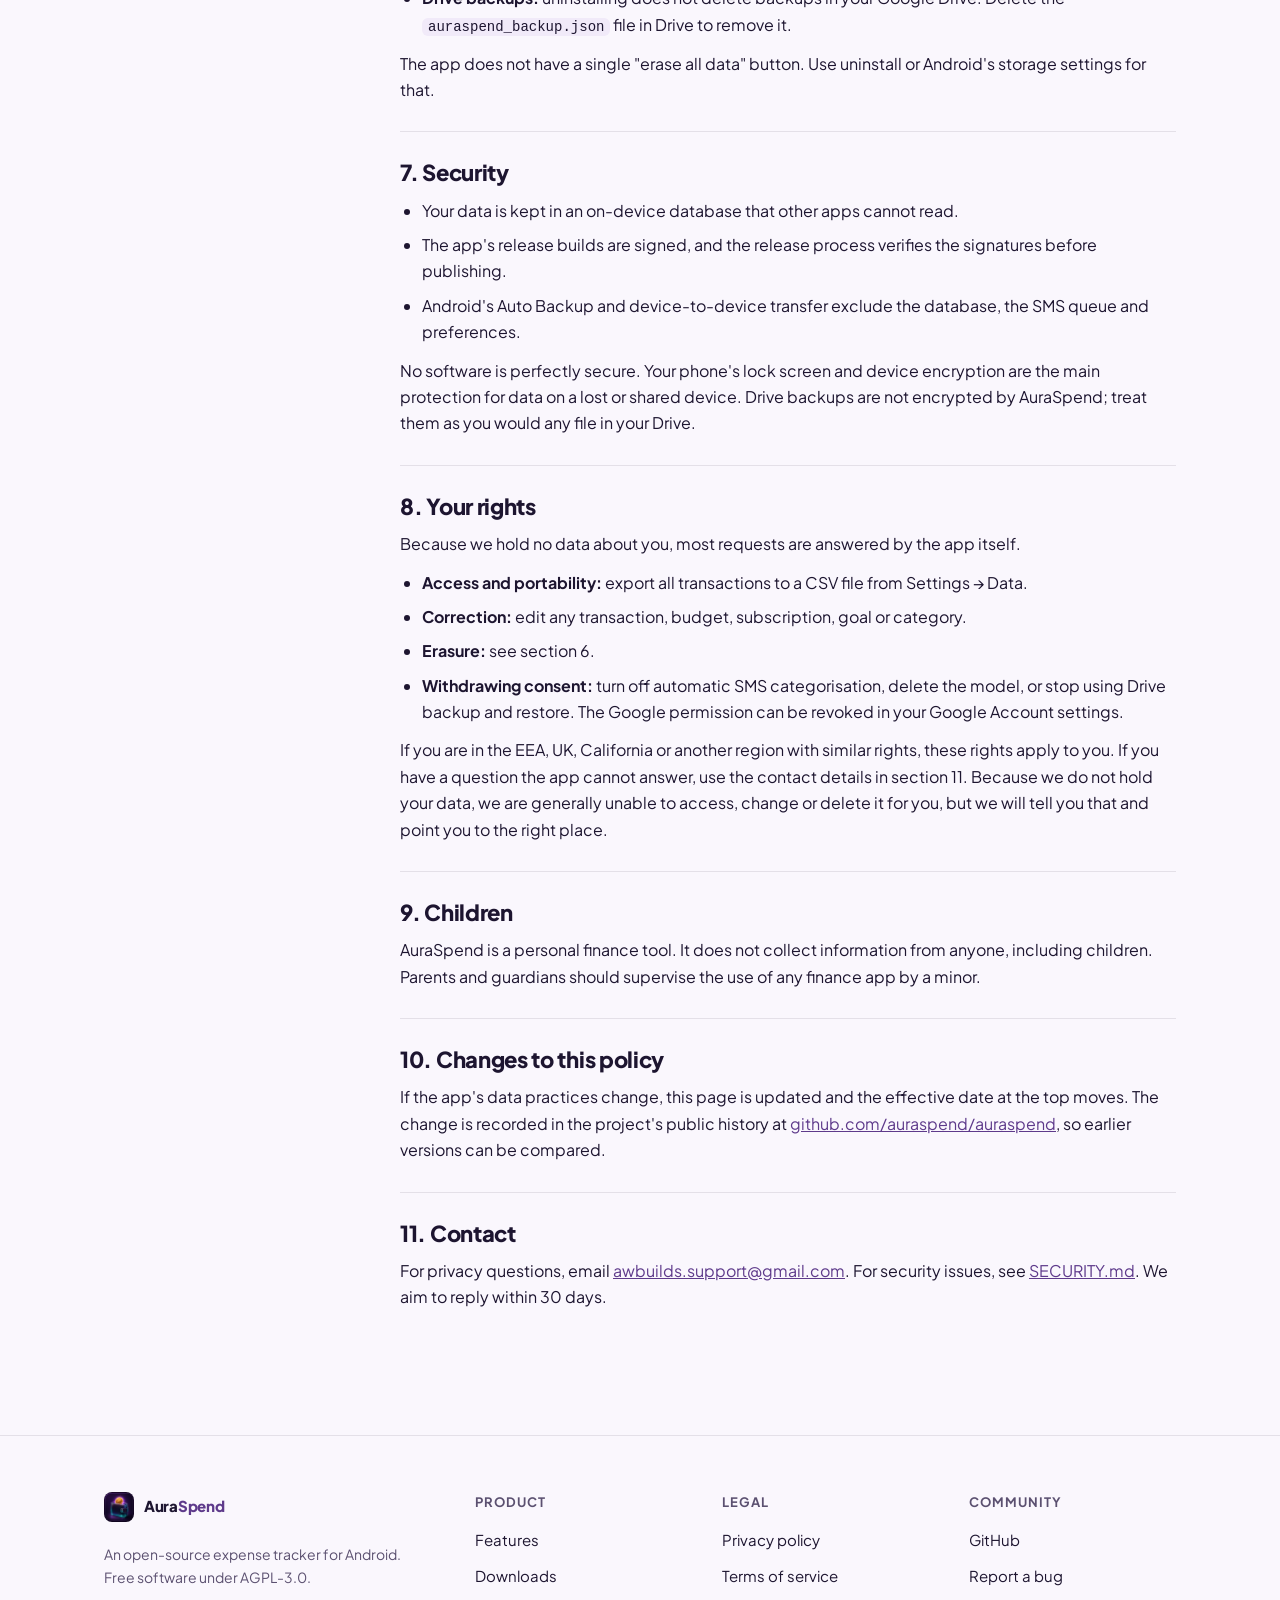
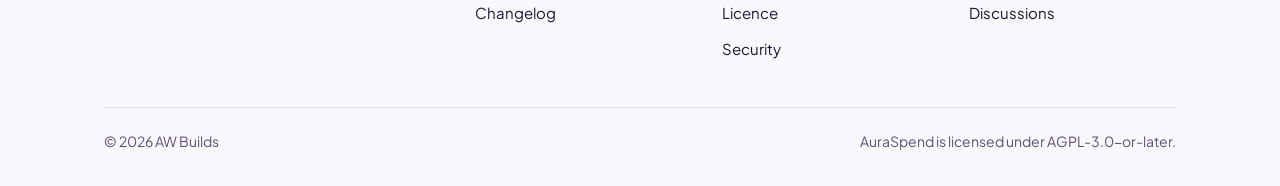
<file: docs/privacy.html>
<!DOCTYPE html>
<html lang="en">
<head>
    <meta charset="UTF-8">
    <meta name="viewport" content="width=device-width, initial-scale=1.0">
    <meta name="theme-color" content="#FAF7FD" media="(prefers-color-scheme: light)">
    <meta name="theme-color" content="#14101C" media="(prefers-color-scheme: dark)">
    <script>
        // Applied before first paint so a stored choice never flashes the other theme.
        (function () {
            try {
                var stored = localStorage.getItem('auraspend-theme');
                if (stored === 'light' || stored === 'dark') {
                    document.documentElement.setAttribute('data-theme', stored);
                }
            } catch (e) { /* private mode: fall back to the system theme */ }
        })();
    </script>
    <title>Privacy Policy — AuraSpend</title>
    <meta name="description" content="How AuraSpend handles your data: what stays on your phone, the two optional network features, and the rights you have over your information.">
    <meta property="og:title" content="Privacy Policy — AuraSpend">
    <meta property="og:description" content="AuraSpend keeps your financial data on your device. Here is exactly what it does and does not do.">
    <meta property="og:url" content="https://auraspend.github.io/auraspend/privacy.html">
    <meta property="og:type" content="website">
    <link rel="canonical" href="https://auraspend.github.io/auraspend/privacy.html">
    <link rel="stylesheet" href="css/style.css">
    <link rel="icon" href="store/icon-512.png" type="image/png">
</head>
<body>
    <a class="skip-link" href="#main">Skip to content</a>

    <header class="site-header">
        <div class="container">
            <a href="index.html" class="logo" aria-label="AuraSpend home">
                <span class="logo-mark" aria-hidden="true"><img src="store/icon-512.png" alt=""></span>
                <span class="logo-word">Aura<em>Spend</em></span>
            </a>
            <div class="header-right">
                <nav aria-label="Primary">
                    <ul class="nav-list" id="site-nav">
                        <li><a href="index.html#features">Features</a></li>
                        <li><a href="index.html#privacy">Privacy</a></li>
                        <li><a href="index.html#open-source">Open source</a></li>
                        <li><a href="privacy.html" aria-current="page">Privacy policy</a></li>
                        <li><a href="terms.html">Terms</a></li>
                        <li><a href="https://github.com/auraspend/auraspend" class="nav-cta" target="_blank" rel="noopener">GitHub</a></li>
                    </ul>
                </nav>
                <button class="theme-toggle" type="button" aria-label="Switch to dark theme">
                    <svg class="icon-moon" viewBox="0 0 24 24" fill="none" stroke="currentColor" stroke-width="2" stroke-linecap="round" stroke-linejoin="round" aria-hidden="true"><path d="M21 12.8A9 9 0 1 1 11.2 3a7 7 0 0 0 9.8 9.8z"/></svg>
                    <svg class="icon-sun" viewBox="0 0 24 24" fill="none" stroke="currentColor" stroke-width="2" stroke-linecap="round" stroke-linejoin="round" aria-hidden="true"><circle cx="12" cy="12" r="4"/><path d="M12 2v2M12 20v2M4.9 4.9l1.4 1.4M17.7 17.7l1.4 1.4M2 12h2M20 12h2M4.9 19.1l1.4-1.4M17.7 6.3l1.4-1.4"/></svg>
                </button>
                <button class="menu-toggle" aria-label="Open menu" aria-expanded="false" aria-controls="site-nav">
                    <svg viewBox="0 0 24 24" fill="none" stroke="currentColor" stroke-width="2" stroke-linecap="round"><path d="M4 7h16M4 12h16M4 17h16"/></svg>
                </button>
            </div>
        </div>
    </header>

    <main id="main" class="legal">
        <div class="container legal-wrap">
            <aside class="toc" aria-label="On this page">
                <h2>On this page</h2>
                <ol>
                    <li><a href="#summary">Summary</a></li>
                    <li><a href="#collect">1. What we collect</a></li>
                    <li><a href="#sms">2. Bank SMS</a></li>
                    <li><a href="#network">3. Network use</a></li>
                    <li><a href="#drive">4. Google Drive</a></li>
                    <li><a href="#model">5. On-device model</a></li>
                    <li><a href="#retention">6. Storage and deletion</a></li>
                    <li><a href="#security">7. Security</a></li>
                    <li><a href="#rights">8. Your rights</a></li>
                    <li><a href="#children">9. Children</a></li>
                    <li><a href="#changes">10. Changes</a></li>
                    <li><a href="#contact">11. Contact</a></li>
                </ol>
            </aside>

            <article>
                <h1>Privacy Policy</h1>
                <p class="updated">Effective 10 October 2026 · Applies to the Google Play build and to APKs built from the published source.</p>

                <div class="summary" id="summary">
                    <h2>The short version</h2>
                    <ul>
                        <li>Your transactions, budgets and bank messages stay in a database on your phone.</li>
                        <li>AuraSpend has no account, no analytics, no advertising and no crash reporting. We run no servers that receive your data.</li>
                        <li>The app uses the network in two optional cases: downloading the categorisation model, and Google Drive backup or restore. Nothing is sent to us in either case.</li>
                        <li>Reading bank SMS is opt-in and off by default.</li>
                    </ul>
                </div>

                <section id="collect">
                    <h2>1. What we collect</h2>
                    <p>We collect nothing. AuraSpend has no sign-up, and the developers receive no data from the app.</p>
                    <p>The app stores the following on your device, and only there:</p>
                    <ul>
                        <li><strong>Transactions:</strong> amounts, dates, notes, categories and the type (income or expense), whether you entered them or the app created them from a bank message.</li>
                        <li><strong>Budgets, subscriptions and savings goals</strong> that you create.</li>
                        <li><strong>Categories</strong> you create or edit.</li>
                        <li><strong>Bank messages</strong> the app has read, held in a local queue together with the sender and the message text, so that each one is processed once.</li>
                        <li><strong>Preferences:</strong> theme, and whether automatic SMS categorisation and smart categories are on. Currency follows your device's locale.</li>
                    </ul>
                    <p class="note">AuraSpend does not contain an analytics SDK, an advertising SDK, a crash-reporting library, or any telemetry, in any build. The app makes no network request for usage data or diagnostics.</p>
                </section>

                <section id="sms">
                    <h2>2. Bank SMS</h2>
                    <p>If you turn on <strong>Auto-categorize messages</strong> in Settings, AuraSpend asks Android for permission to read SMS (<code>READ_SMS</code>). Only then does it read your inbox, and only for messages it can take as bank or card activity.</p>
                    <ul>
                        <li>Processing happens on your device. Message text is never uploaded.</li>
                        <li>Messages that look like one-time passwords or alerts are skipped unless they also describe a movement of money. Messages that contain an amount but that no parser recognises are kept in a separate list for you to review, rather than discarded.</li>
                        <li>You can turn the feature off at any time. Turning it off stops new messages being read. It does not delete the transactions it has already created.</li>
                        <li>You can deny the permission and use AuraSpend fully. Expenses can be entered by hand.</li>
                    </ul>
                    <p>Android's Auto Backup is configured to exclude the app's database, its SMS queue and its preferences, so these are not copied to Google's backup service.</p>
                </section>

                <section id="network">
                    <h2>3. Network use</h2>
                    <p>AuraSpend requests the Internet permission for two optional features. Those are the only times the app connects to anything.</p>
                    <div class="table-wrap">
                        <table>
                            <thead><tr><th>Connection</th><th>When</th><th>What is sent</th></tr></thead>
                            <tbody>
                                <tr><td><code>huggingface.co</code></td><td>Only when you tap to download the smart-categories model (about 22 MB).</td><td>A request for the model file and its tokenizer. The request carries no account or message content.</td></tr>
                                <tr><td>Google (Drive API and sign-in)</td><td>Only when you back up to, or restore from, Google Drive.</td><td>Your Google sign-in and the backup file you asked to write or read. See section 4.</td></tr>
                            </tbody>
                        </table>
                    </div>
                    <p>Nothing else is contacted. The app has no server of its own.</p>
                </section>

                <section id="drive">
                    <h2>4. Google Drive</h2>
                    <p>Google Drive is used for two things, and only when you ask: backing up your data to your own Drive, and restoring a backup. Both live under <strong>Settings → Data</strong>; restore is also offered during onboarding.</p>
                    <ul>
                        <li><strong>Scope:</strong> the app requests the <code>drive.file</code> scope. This lets it read and write only the files it creates, not the rest of your Drive.</li>
                        <li><strong>Where it lives:</strong> the backup is a file named <code>auraspend_backup.json</code> in your own Google Drive.</li>
                        <li><strong>Contents:</strong> transactions, categories, budgets, subscriptions, savings goals, and the stored bank-message queue and classification memory. The file is not encrypted by AuraSpend, so anyone who can open your Drive can read it.</li>
                        <li><strong>Restore replaces data:</strong> restoring replaces the data on the device in a single transaction. If the restore fails, the existing data is left as it was.</li>
                        <li><strong>Authentication:</strong> sign-in is handled by Google. We never see your Google password.</li>
                    </ul>
                    <p class="note">A backup runs only when you tap it, and it overwrites the previous backup file. There is no scheduled or background sync, and nothing is uploaded on its own.</p>
                    <p>Google's handling of data in your Drive is governed by <a href="https://policies.google.com/privacy" target="_blank" rel="noopener">Google's Privacy Policy</a>.</p>
                </section>

                <section id="model">
                    <h2>5. On-device model</h2>
                    <p>The smart-categories model is a sentence encoder, about 22 MB, used to suggest categories. It is downloaded from Hugging Face only after you tap the download button, and it runs entirely on your phone.</p>
                    <ul>
                        <li>The file is checked against a fixed SHA-256 digest before it is used. A file that does not match is rejected.</li>
                        <li>You can delete the model in Settings. The app keeps working, and your transactions are not affected.</li>
                    </ul>
                    <p>Hugging Face's handling of requests is governed by <a href="https://huggingface.co/privacy" target="_blank" rel="noopener">its privacy policy</a>.</p>
                </section>

                <section id="retention">
                    <h2>6. Storage and deletion</h2>
                    <p>Data stays on your device until you remove it.</p>
                    <ul>
                        <li><strong>Individual records:</strong> delete a transaction, budget, subscription, goal or category from its screen.</li>
                        <li><strong>Bank-message queue:</strong> processed messages remain in the local queue. Uninstalling the app removes them.</li>
                        <li><strong>Unrecognised messages:</strong> these are meant to be deleted automatically after 30 days. Until that clean-up is confirmed in a release, you can remove them by uninstalling the app.</li>
                        <li><strong>Smart-categories model:</strong> delete it from Settings.</li>
                        <li><strong>Everything at once:</strong> uninstall AuraSpend. Android removes its local data with the app. Clearing the app's storage in Android's Settings does the same without uninstalling.</li>
                        <li><strong>Drive backups:</strong> uninstalling does not delete backups in your Google Drive. Delete the <code>auraspend_backup.json</code> file in Drive to remove it.</li>
                    </ul>
                    <p>The app does not have a single "erase all data" button. Use uninstall or Android's storage settings for that.</p>
                </section>

                <section id="security">
                    <h2>7. Security</h2>
                    <ul>
                        <li>Your data is kept in an on-device database that other apps cannot read.</li>
                        <li>The app's release builds are signed, and the release process verifies the signatures before publishing.</li>
                        <li>Android's Auto Backup and device-to-device transfer exclude the database, the SMS queue and preferences.</li>
                    </ul>
                    <p>No software is perfectly secure. Your phone's lock screen and device encryption are the main protection for data on a lost or shared device. Drive backups are not encrypted by AuraSpend; treat them as you would any file in your Drive.</p>
                </section>

                <section id="rights">
                    <h2>8. Your rights</h2>
                    <p>Because we hold no data about you, most requests are answered by the app itself.</p>
                    <ul>
                        <li><strong>Access and portability:</strong> export all transactions to a CSV file from Settings → Data.</li>
                        <li><strong>Correction:</strong> edit any transaction, budget, subscription, goal or category.</li>
                        <li><strong>Erasure:</strong> see section 6.</li>
                        <li><strong>Withdrawing consent:</strong> turn off automatic SMS categorisation, delete the model, or stop using Drive backup and restore. The Google permission can be revoked in your Google Account settings.</li>
                    </ul>
                    <p>If you are in the EEA, UK, California or another region with similar rights, these rights apply to you. If you have a question the app cannot answer, use the contact details in section 11. Because we do not hold your data, we are generally unable to access, change or delete it for you, but we will tell you that and point you to the right place.</p>
                </section>

                <section id="children">
                    <h2>9. Children</h2>
                    <p>AuraSpend is a personal finance tool. It does not collect information from anyone, including children. Parents and guardians should supervise the use of any finance app by a minor.</p>
                </section>

                <section id="changes">
                    <h2>10. Changes to this policy</h2>
                    <p>If the app's data practices change, this page is updated and the effective date at the top moves. The change is recorded in the project's public history at <a href="https://github.com/auraspend/auraspend" target="_blank" rel="noopener">github.com/auraspend/auraspend</a>, so earlier versions can be compared.</p>
                </section>

                <section id="contact">
                    <h2>11. Contact</h2>
                    <p>For privacy questions, email <a href="mailto:awbuilds.support@gmail.com">awbuilds.support@gmail.com</a>. For security issues, see <a href="https://github.com/auraspend/auraspend/blob/main/.github/SECURITY.md" target="_blank" rel="noopener">SECURITY.md</a>. We aim to reply within 30 days.</p>
                </section>
            </article>
        </div>
    </main>

    <footer class="site-footer">
        <div class="container">
            <div class="footer-grid">
                <div>
                    <a href="index.html" class="logo">
                        <span class="logo-mark" aria-hidden="true"><img src="store/icon-512.png" alt=""></span>
                        <span class="logo-word">Aura<em>Spend</em></span>
                    </a>
                    <p>An open-source expense tracker for Android. Free software under AGPL-3.0.</p>
                </div>
                <div>
                    <h3>Product</h3>
                    <ul>
                        <li><a href="index.html#features">Features</a></li>
                        <li><a href="https://github.com/auraspend/auraspend/releases" target="_blank" rel="noopener">Downloads</a></li>
                        <li><a href="https://github.com/auraspend/auraspend/blob/main/CHANGELOG.md" target="_blank" rel="noopener">Changelog</a></li>
                    </ul>
                </div>
                <div>
                    <h3>Legal</h3>
                    <ul>
                        <li><a href="privacy.html">Privacy policy</a></li>
                        <li><a href="terms.html">Terms of service</a></li>
                        <li><a href="https://github.com/auraspend/auraspend/blob/main/LICENSE" target="_blank" rel="noopener">Licence</a></li>
                        <li><a href="https://github.com/auraspend/auraspend/blob/main/.github/SECURITY.md" target="_blank" rel="noopener">Security</a></li>
                    </ul>
                </div>
                <div>
                    <h3>Community</h3>
                    <ul>
                        <li><a href="https://github.com/auraspend/auraspend" target="_blank" rel="noopener">GitHub</a></li>
                        <li><a href="https://github.com/auraspend/auraspend/issues" target="_blank" rel="noopener">Report a bug</a></li>
                        <li><a href="https://github.com/auraspend/auraspend/discussions" target="_blank" rel="noopener">Discussions</a></li>
                    </ul>
                </div>
            </div>
            <div class="footer-bottom">
                <span>© 2026 AW Builds</span>
                <span>AuraSpend is licensed under AGPL-3.0-or-later.</span>
            </div>
        </div>
    </footer>

    <script>
        // ── Theme: a stored choice wins, otherwise the system decides ─────────
        (function () {
            var root = document.documentElement;
            var button = document.querySelector('.theme-toggle');
            var media = window.matchMedia('(prefers-color-scheme: dark)');

            function preferred() {
                return root.getAttribute('data-theme') || (media.matches ? 'dark' : 'light');
            }
            function paint() {
                var dark = preferred() === 'dark';
                if (button) {
                    button.setAttribute('aria-label', dark ? 'Switch to light theme' : 'Switch to dark theme');
                    button.classList.toggle('is-dark', dark);
                }
            }
            if (button) {
                button.addEventListener('click', function () {
                    var next = preferred() === 'dark' ? 'light' : 'dark';
                    root.setAttribute('data-theme', next);
                    try { localStorage.setItem('auraspend-theme', next); } catch (e) { /* ignore */ }
                    paint();
                });
            }
            if (media.addEventListener) media.addEventListener('change', paint);
            paint();
        })();

        // ── Mobile menu ───────────────────────────────────────────────────────
        (function () {
            var toggle = document.querySelector('.menu-toggle');
            var list = document.getElementById('site-nav');
            if (!toggle || !list) return;
            toggle.addEventListener('click', function () {
                var open = toggle.getAttribute('aria-expanded') === 'true';
                toggle.setAttribute('aria-expanded', String(!open));
                toggle.setAttribute('aria-label', open ? 'Open menu' : 'Close menu');
                list.classList.toggle('open', !open);
            });
        })();
    </script>
</body>
</html>
</file>
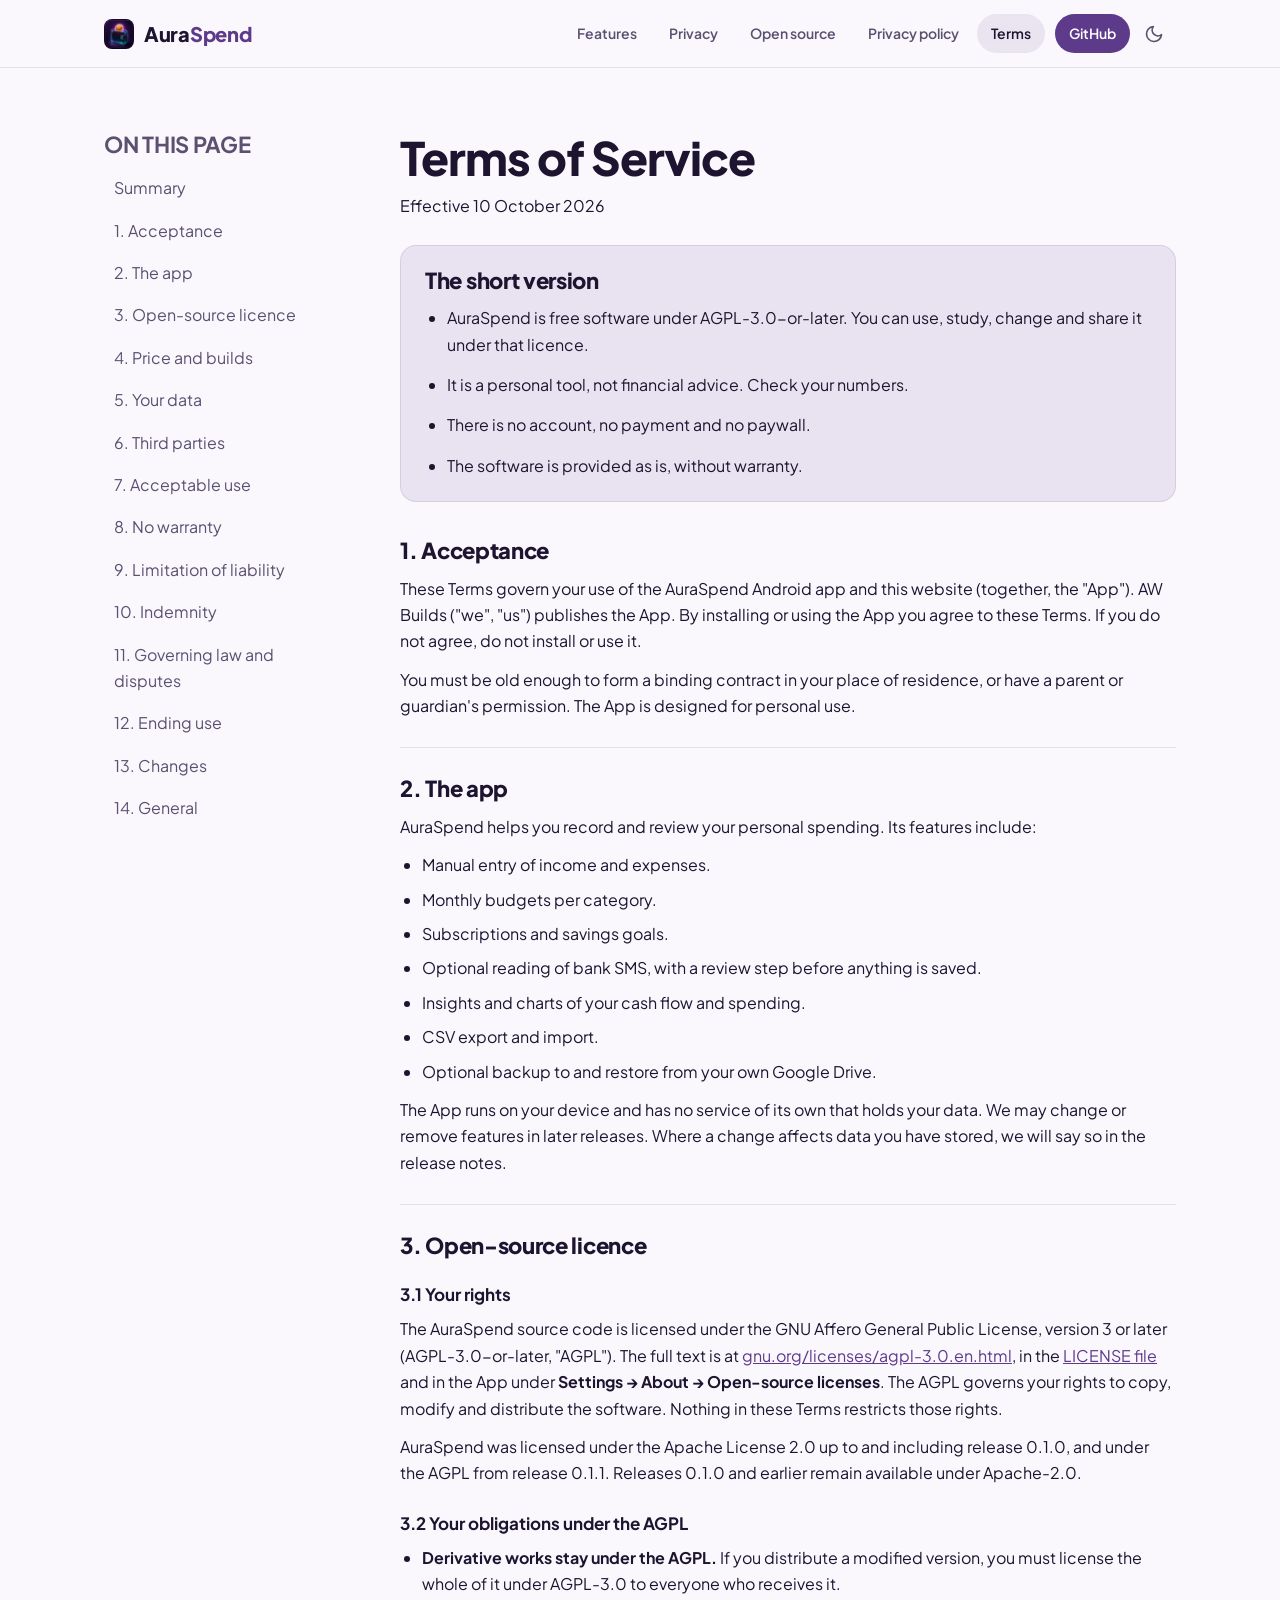
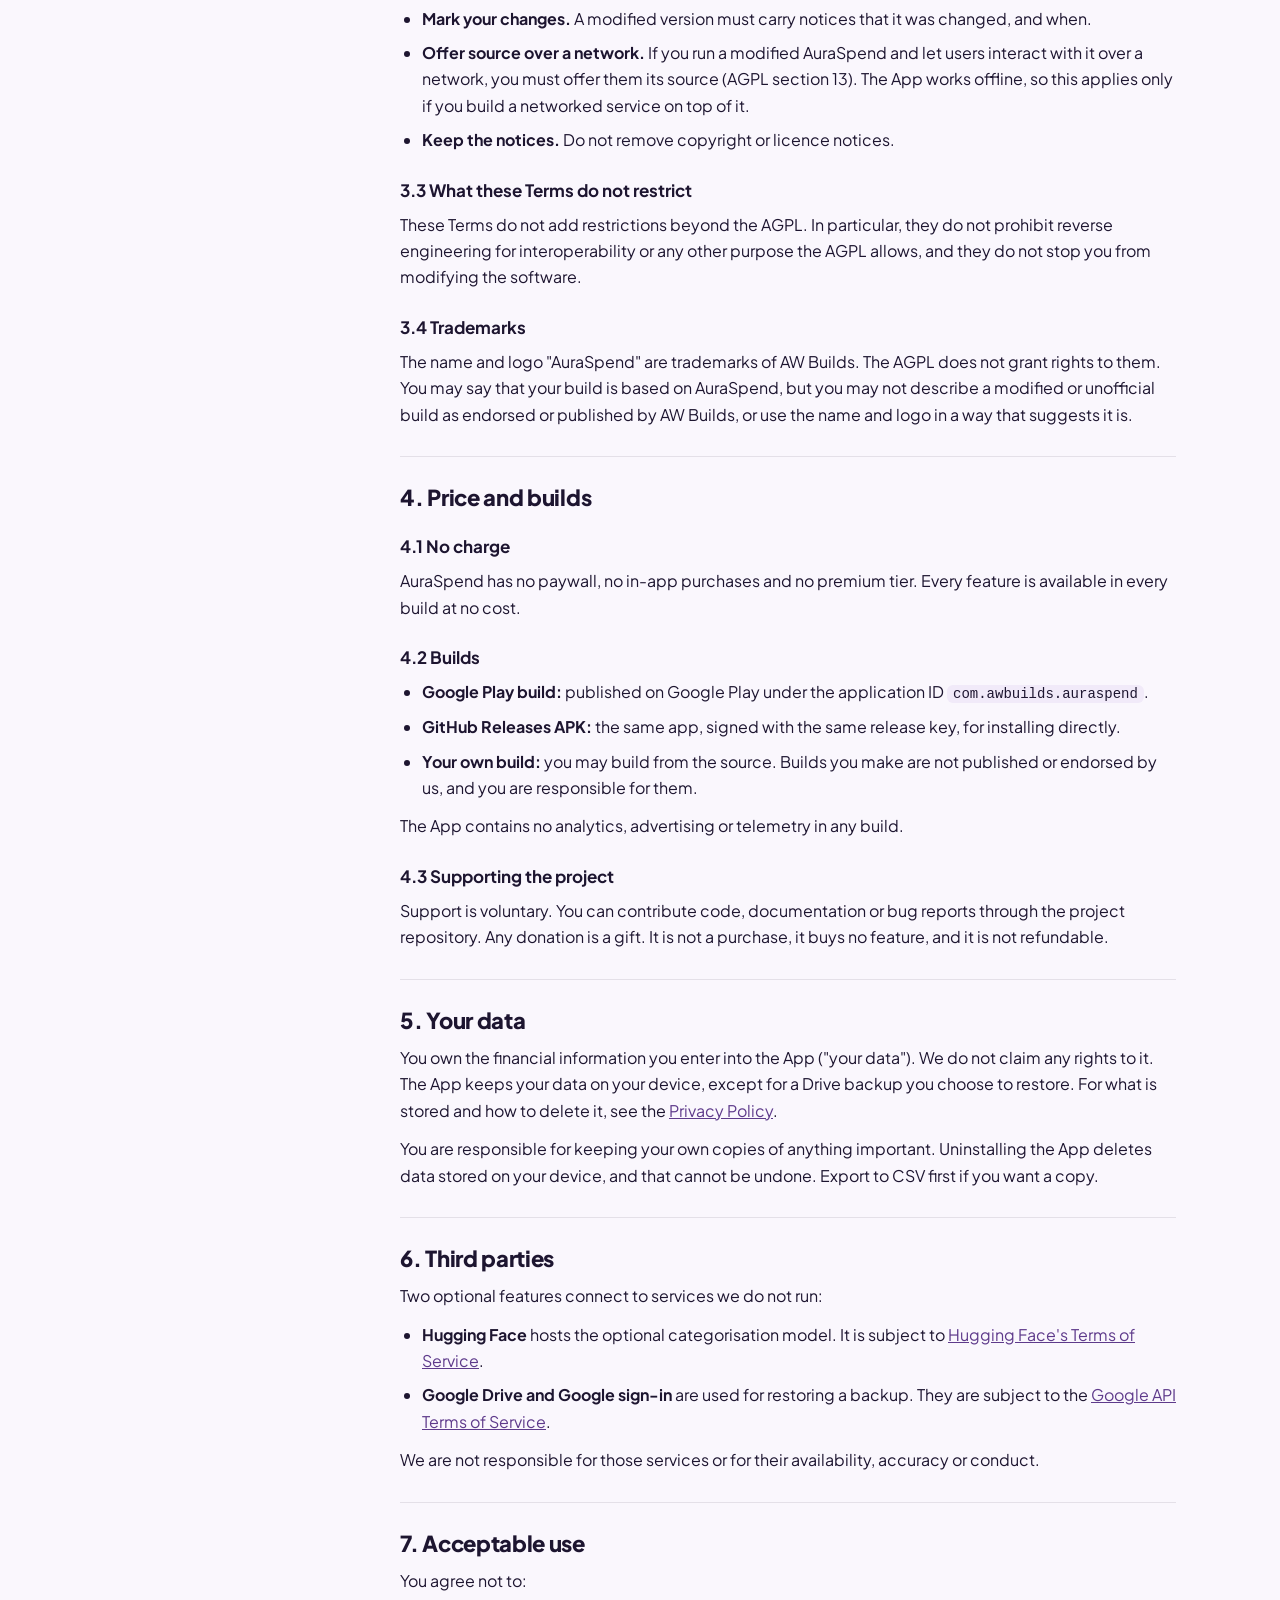
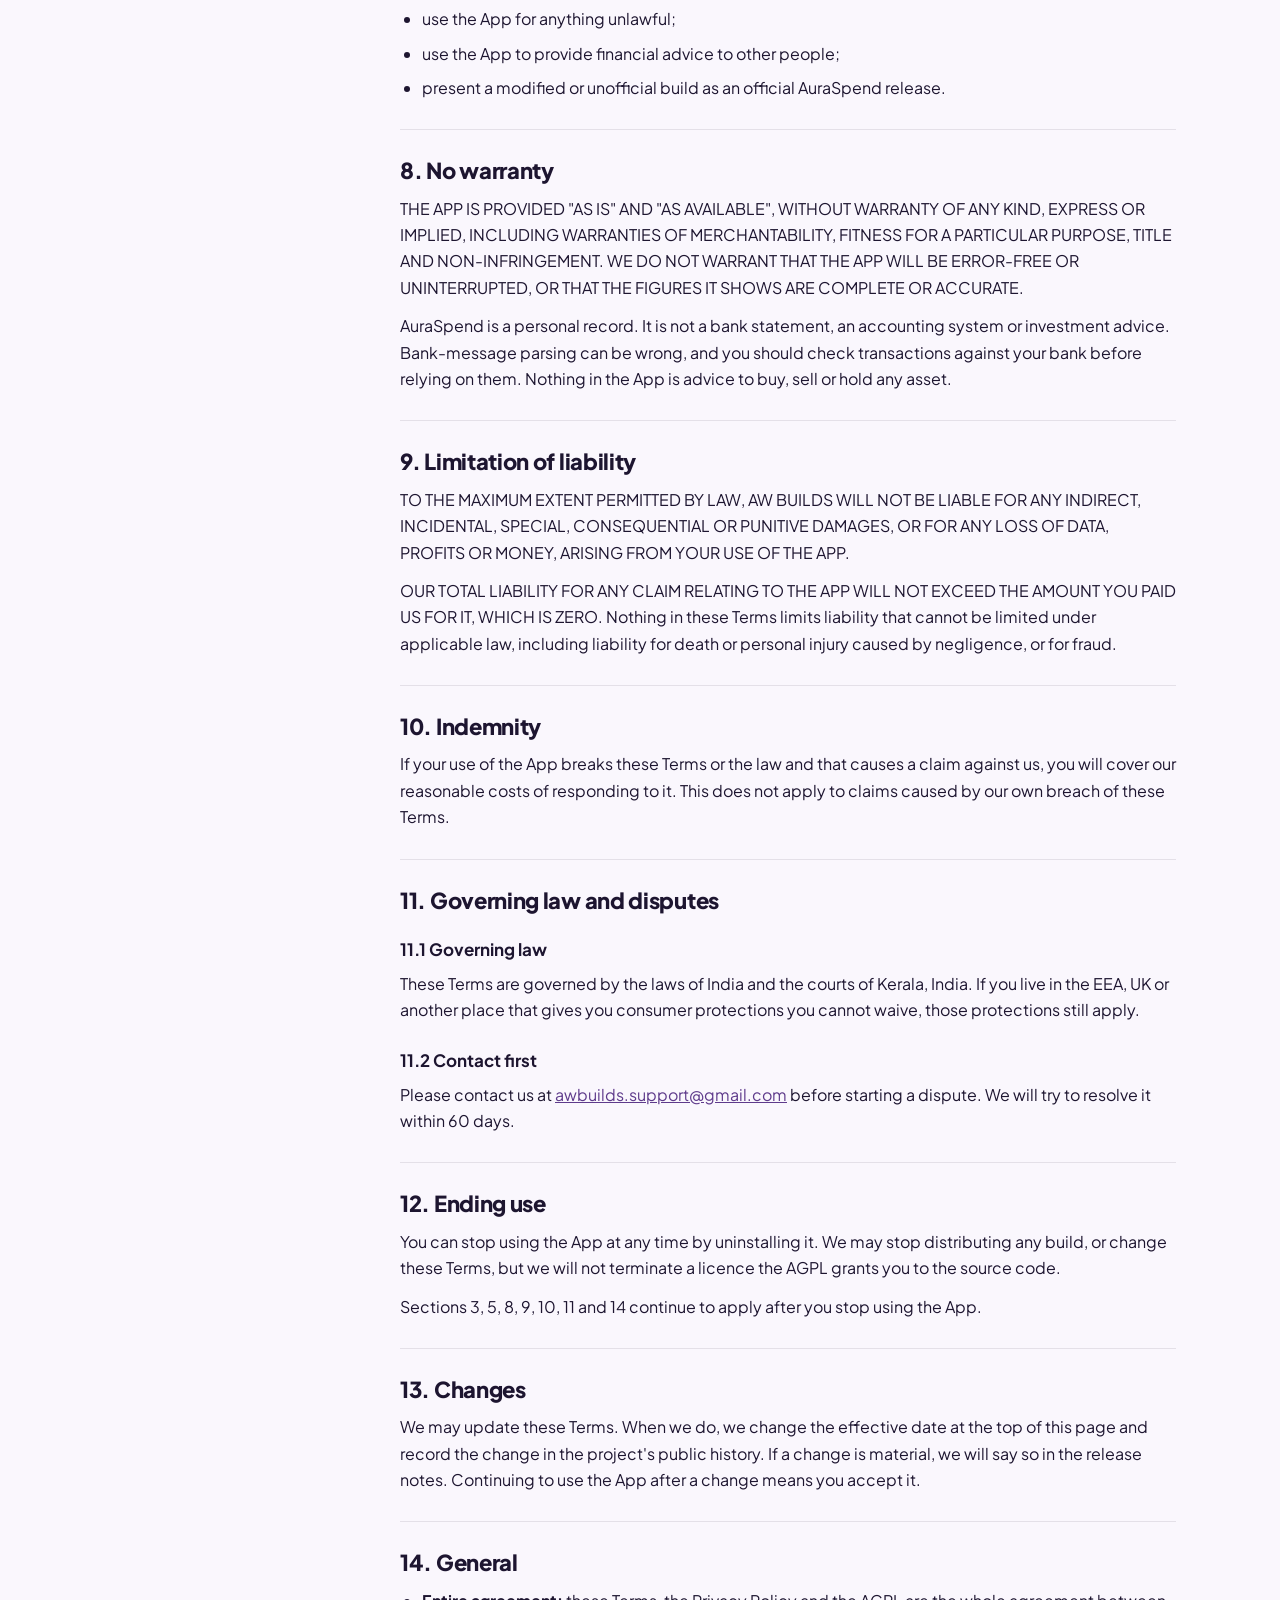
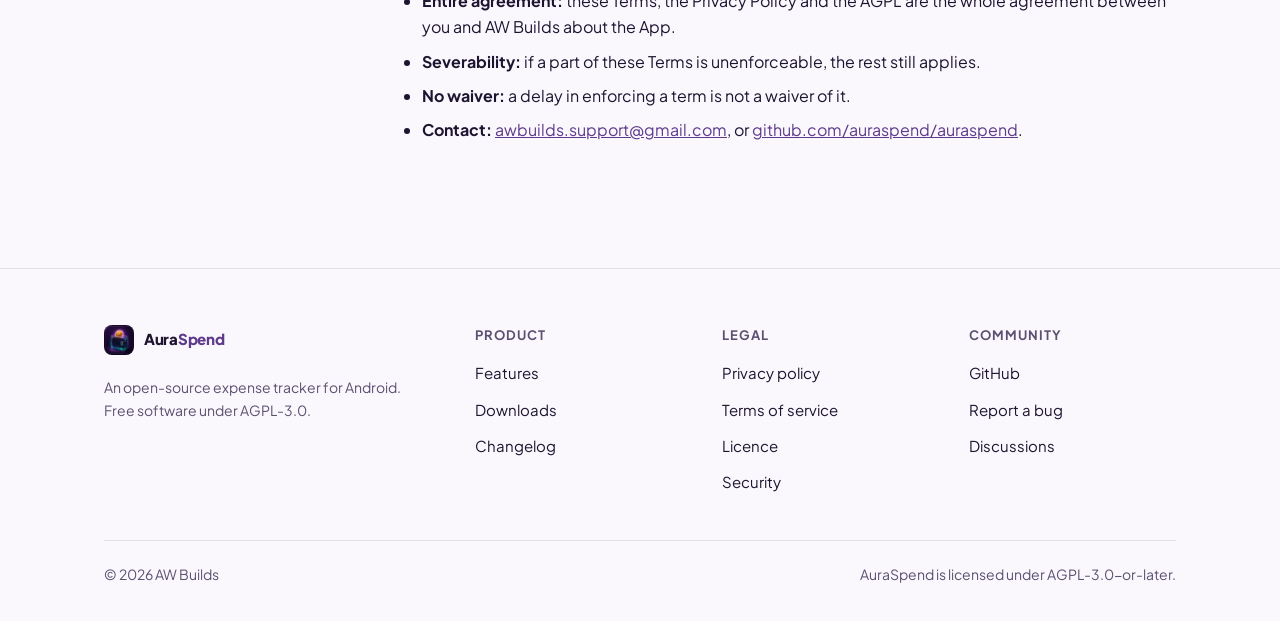
<file: docs/terms.html>
<!DOCTYPE html>
<html lang="en">
<head>
    <meta charset="UTF-8">
    <meta name="viewport" content="width=device-width, initial-scale=1.0">
    <meta name="theme-color" content="#FAF7FD" media="(prefers-color-scheme: light)">
    <meta name="theme-color" content="#14101C" media="(prefers-color-scheme: dark)">
    <script>
        // Applied before first paint so a stored choice never flashes the other theme.
        (function () {
            try {
                var stored = localStorage.getItem('auraspend-theme');
                if (stored === 'light' || stored === 'dark') {
                    document.documentElement.setAttribute('data-theme', stored);
                }
            } catch (e) { /* private mode: fall back to the system theme */ }
        })();
    </script>
    <title>Terms of Service — AuraSpend</title>
    <meta name="description" content="The terms for using AuraSpend, an open-source expense tracker licensed under AGPL-3.0-or-later.">
    <meta property="og:title" content="Terms of Service — AuraSpend">
    <meta property="og:description" content="The terms for using AuraSpend, an open-source expense tracker licensed under AGPL-3.0-or-later.">
    <meta property="og:url" content="https://auraspend.github.io/auraspend/terms.html">
    <meta property="og:type" content="website">
    <link rel="canonical" href="https://auraspend.github.io/auraspend/terms.html">
    <link rel="stylesheet" href="css/style.css">
    <link rel="icon" href="store/icon-512.png" type="image/png">
</head>
<body>
    <a class="skip-link" href="#main">Skip to content</a>

    <header class="site-header">
        <div class="container">
            <a href="index.html" class="logo" aria-label="AuraSpend home">
                <span class="logo-mark" aria-hidden="true"><img src="store/icon-512.png" alt=""></span>
                <span class="logo-word">Aura<em>Spend</em></span>
            </a>
            <div class="header-right">
                <nav aria-label="Primary">
                    <ul class="nav-list" id="site-nav">
                        <li><a href="index.html#features">Features</a></li>
                        <li><a href="index.html#privacy">Privacy</a></li>
                        <li><a href="index.html#open-source">Open source</a></li>
                        <li><a href="privacy.html">Privacy policy</a></li>
                        <li><a href="terms.html" aria-current="page">Terms</a></li>
                        <li><a href="https://github.com/auraspend/auraspend" class="nav-cta" target="_blank" rel="noopener">GitHub</a></li>
                    </ul>
                </nav>
                <button class="theme-toggle" type="button" aria-label="Switch to dark theme">
                    <svg class="icon-moon" viewBox="0 0 24 24" fill="none" stroke="currentColor" stroke-width="2" stroke-linecap="round" stroke-linejoin="round" aria-hidden="true"><path d="M21 12.8A9 9 0 1 1 11.2 3a7 7 0 0 0 9.8 9.8z"/></svg>
                    <svg class="icon-sun" viewBox="0 0 24 24" fill="none" stroke="currentColor" stroke-width="2" stroke-linecap="round" stroke-linejoin="round" aria-hidden="true"><circle cx="12" cy="12" r="4"/><path d="M12 2v2M12 20v2M4.9 4.9l1.4 1.4M17.7 17.7l1.4 1.4M2 12h2M20 12h2M4.9 19.1l1.4-1.4M17.7 6.3l1.4-1.4"/></svg>
                </button>
                <button class="menu-toggle" aria-label="Open menu" aria-expanded="false" aria-controls="site-nav">
                    <svg viewBox="0 0 24 24" fill="none" stroke="currentColor" stroke-width="2" stroke-linecap="round"><path d="M4 7h16M4 12h16M4 17h16"/></svg>
                </button>
            </div>
        </div>
    </header>

    <main id="main" class="legal">
        <div class="container legal-wrap">
            <aside class="toc" aria-label="On this page">
                <h2>On this page</h2>
                <ol>
                    <li><a href="#summary">Summary</a></li>
                    <li><a href="#acceptance">1. Acceptance</a></li>
                    <li><a href="#service">2. The app</a></li>
                    <li><a href="#licence">3. Open-source licence</a></li>
                    <li><a href="#price">4. Price and builds</a></li>
                    <li><a href="#content">5. Your data</a></li>
                    <li><a href="#third-party">6. Third parties</a></li>
                    <li><a href="#use">7. Acceptable use</a></li>
                    <li><a href="#warranty">8. No warranty</a></li>
                    <li><a href="#liability">9. Limitation of liability</a></li>
                    <li><a href="#indemnity">10. Indemnity</a></li>
                    <li><a href="#law">11. Governing law and disputes</a></li>
                    <li><a href="#termination">12. Ending use</a></li>
                    <li><a href="#changes">13. Changes</a></li>
                    <li><a href="#general">14. General</a></li>
                </ol>
            </aside>

            <article>
                <h1>Terms of Service</h1>
                <p class="updated">Effective 10 October 2026</p>

                <div class="summary" id="summary">
                    <h2>The short version</h2>
                    <ul>
                        <li>AuraSpend is free software under AGPL-3.0-or-later. You can use, study, change and share it under that licence.</li>
                        <li>It is a personal tool, not financial advice. Check your numbers.</li>
                        <li>There is no account, no payment and no paywall.</li>
                        <li>The software is provided as is, without warranty.</li>
                    </ul>
                </div>

                <section id="acceptance">
                    <h2>1. Acceptance</h2>
                    <p>These Terms govern your use of the AuraSpend Android app and this website (together, the "App"). AW Builds ("we", "us") publishes the App. By installing or using the App you agree to these Terms. If you do not agree, do not install or use it.</p>
                    <p>You must be old enough to form a binding contract in your place of residence, or have a parent or guardian's permission. The App is designed for personal use.</p>
                </section>

                <section id="service">
                    <h2>2. The app</h2>
                    <p>AuraSpend helps you record and review your personal spending. Its features include:</p>
                    <ul>
                        <li>Manual entry of income and expenses.</li>
                        <li>Monthly budgets per category.</li>
                        <li>Subscriptions and savings goals.</li>
                        <li>Optional reading of bank SMS, with a review step before anything is saved.</li>
                        <li>Insights and charts of your cash flow and spending.</li>
                        <li>CSV export and import.</li>
                        <li>Optional backup to and restore from your own Google Drive.</li>
                    </ul>
                    <p>The App runs on your device and has no service of its own that holds your data. We may change or remove features in later releases. Where a change affects data you have stored, we will say so in the release notes.</p>
                </section>

                <section id="licence">
                    <h2>3. Open-source licence</h2>
                    <h3>3.1 Your rights</h3>
                    <p>The AuraSpend source code is licensed under the GNU Affero General Public License, version 3 or later (AGPL-3.0-or-later, "AGPL"). The full text is at <a href="https://www.gnu.org/licenses/agpl-3.0.en.html" target="_blank" rel="noopener">gnu.org/licenses/agpl-3.0.en.html</a>, in the <a href="https://github.com/auraspend/auraspend/blob/main/LICENSE" target="_blank" rel="noopener">LICENSE file</a> and in the App under <strong>Settings → About → Open-source licenses</strong>. The AGPL governs your rights to copy, modify and distribute the software. Nothing in these Terms restricts those rights.</p>
                    <p>AuraSpend was licensed under the Apache License 2.0 up to and including release 0.1.0, and under the AGPL from release 0.1.1. Releases 0.1.0 and earlier remain available under Apache-2.0.</p>

                    <h3>3.2 Your obligations under the AGPL</h3>
                    <ul>
                        <li><strong>Derivative works stay under the AGPL.</strong> If you distribute a modified version, you must license the whole of it under AGPL-3.0 to everyone who receives it.</li>
                        <li><strong>Mark your changes.</strong> A modified version must carry notices that it was changed, and when.</li>
                        <li><strong>Offer source over a network.</strong> If you run a modified AuraSpend and let users interact with it over a network, you must offer them its source (AGPL section 13). The App works offline, so this applies only if you build a networked service on top of it.</li>
                        <li><strong>Keep the notices.</strong> Do not remove copyright or licence notices.</li>
                    </ul>

                    <h3>3.3 What these Terms do not restrict</h3>
                    <p>These Terms do not add restrictions beyond the AGPL. In particular, they do not prohibit reverse engineering for interoperability or any other purpose the AGPL allows, and they do not stop you from modifying the software.</p>

                    <h3>3.4 Trademarks</h3>
                    <p>The name and logo "AuraSpend" are trademarks of AW Builds. The AGPL does not grant rights to them. You may say that your build is based on AuraSpend, but you may not describe a modified or unofficial build as endorsed or published by AW Builds, or use the name and logo in a way that suggests it is.</p>
                </section>

                <section id="price">
                    <h2>4. Price and builds</h2>
                    <h3>4.1 No charge</h3>
                    <p>AuraSpend has no paywall, no in-app purchases and no premium tier. Every feature is available in every build at no cost.</p>
                    <h3>4.2 Builds</h3>
                    <ul>
                        <li><strong>Google Play build:</strong> published on Google Play under the application ID <code>com.awbuilds.auraspend</code>.</li>
                        <li><strong>GitHub Releases APK:</strong> the same app, signed with the same release key, for installing directly.</li>
                        <li><strong>Your own build:</strong> you may build from the source. Builds you make are not published or endorsed by us, and you are responsible for them.</li>
                    </ul>
                    <p>The App contains no analytics, advertising or telemetry in any build.</p>
                    <h3>4.3 Supporting the project</h3>
                    <p>Support is voluntary. You can contribute code, documentation or bug reports through the project repository. Any donation is a gift. It is not a purchase, it buys no feature, and it is not refundable.</p>
                </section>

                <section id="content">
                    <h2>5. Your data</h2>
                    <p>You own the financial information you enter into the App ("your data"). We do not claim any rights to it. The App keeps your data on your device, except for a Drive backup you choose to restore. For what is stored and how to delete it, see the <a href="privacy.html">Privacy Policy</a>.</p>
                    <p>You are responsible for keeping your own copies of anything important. Uninstalling the App deletes data stored on your device, and that cannot be undone. Export to CSV first if you want a copy.</p>
                </section>

                <section id="third-party">
                    <h2>6. Third parties</h2>
                    <p>Two optional features connect to services we do not run:</p>
                    <ul>
                        <li><strong>Hugging Face</strong> hosts the optional categorisation model. It is subject to <a href="https://huggingface.co/terms-of-service" target="_blank" rel="noopener">Hugging Face's Terms of Service</a>.</li>
                        <li><strong>Google Drive and Google sign-in</strong> are used for restoring a backup. They are subject to the <a href="https://developers.google.com/terms" target="_blank" rel="noopener">Google API Terms of Service</a>.</li>
                    </ul>
                    <p>We are not responsible for those services or for their availability, accuracy or conduct.</p>
                </section>

                <section id="use">
                    <h2>7. Acceptable use</h2>
                    <p>You agree not to:</p>
                    <ul>
                        <li>use the App for anything unlawful;</li>
                        <li>use the App to provide financial advice to other people;</li>
                        <li>present a modified or unofficial build as an official AuraSpend release.</li>
                    </ul>
                </section>

                <section id="warranty">
                    <h2>8. No warranty</h2>
                    <p>THE APP IS PROVIDED "AS IS" AND "AS AVAILABLE", WITHOUT WARRANTY OF ANY KIND, EXPRESS OR IMPLIED, INCLUDING WARRANTIES OF MERCHANTABILITY, FITNESS FOR A PARTICULAR PURPOSE, TITLE AND NON-INFRINGEMENT. WE DO NOT WARRANT THAT THE APP WILL BE ERROR-FREE OR UNINTERRUPTED, OR THAT THE FIGURES IT SHOWS ARE COMPLETE OR ACCURATE.</p>
                    <p>AuraSpend is a personal record. It is not a bank statement, an accounting system or investment advice. Bank-message parsing can be wrong, and you should check transactions against your bank before relying on them. Nothing in the App is advice to buy, sell or hold any asset.</p>
                </section>

                <section id="liability">
                    <h2>9. Limitation of liability</h2>
                    <p>TO THE MAXIMUM EXTENT PERMITTED BY LAW, AW BUILDS WILL NOT BE LIABLE FOR ANY INDIRECT, INCIDENTAL, SPECIAL, CONSEQUENTIAL OR PUNITIVE DAMAGES, OR FOR ANY LOSS OF DATA, PROFITS OR MONEY, ARISING FROM YOUR USE OF THE APP.</p>
                    <p>OUR TOTAL LIABILITY FOR ANY CLAIM RELATING TO THE APP WILL NOT EXCEED THE AMOUNT YOU PAID US FOR IT, WHICH IS ZERO. Nothing in these Terms limits liability that cannot be limited under applicable law, including liability for death or personal injury caused by negligence, or for fraud.</p>
                </section>

                <section id="indemnity">
                    <h2>10. Indemnity</h2>
                    <p>If your use of the App breaks these Terms or the law and that causes a claim against us, you will cover our reasonable costs of responding to it. This does not apply to claims caused by our own breach of these Terms.</p>
                </section>

                <section id="law">
                    <h2>11. Governing law and disputes</h2>
                    <h3>11.1 Governing law</h3>
                    <p>These Terms are governed by the laws of India and the courts of Kerala, India. If you live in the EEA, UK or another place that gives you consumer protections you cannot waive, those protections still apply.</p>
                    <h3>11.2 Contact first</h3>
                    <p>Please contact us at <a href="mailto:awbuilds.support@gmail.com">awbuilds.support@gmail.com</a> before starting a dispute. We will try to resolve it within 60 days.</p>
                </section>

                <section id="termination">
                    <h2>12. Ending use</h2>
                    <p>You can stop using the App at any time by uninstalling it. We may stop distributing any build, or change these Terms, but we will not terminate a licence the AGPL grants you to the source code.</p>
                    <p>Sections 3, 5, 8, 9, 10, 11 and 14 continue to apply after you stop using the App.</p>
                </section>

                <section id="changes">
                    <h2>13. Changes</h2>
                    <p>We may update these Terms. When we do, we change the effective date at the top of this page and record the change in the project's public history. If a change is material, we will say so in the release notes. Continuing to use the App after a change means you accept it.</p>
                </section>

                <section id="general">
                    <h2>14. General</h2>
                    <ul>
                        <li><strong>Entire agreement:</strong> these Terms, the Privacy Policy and the AGPL are the whole agreement between you and AW Builds about the App.</li>
                        <li><strong>Severability:</strong> if a part of these Terms is unenforceable, the rest still applies.</li>
                        <li><strong>No waiver:</strong> a delay in enforcing a term is not a waiver of it.</li>
                        <li><strong>Contact:</strong> <a href="mailto:awbuilds.support@gmail.com">awbuilds.support@gmail.com</a>, or <a href="https://github.com/auraspend/auraspend" target="_blank" rel="noopener">github.com/auraspend/auraspend</a>.</li>
                    </ul>
                </section>
            </article>
        </div>
    </main>

    <footer class="site-footer">
        <div class="container">
            <div class="footer-grid">
                <div>
                    <a href="index.html" class="logo">
                        <span class="logo-mark" aria-hidden="true"><img src="store/icon-512.png" alt=""></span>
                        <span class="logo-word">Aura<em>Spend</em></span>
                    </a>
                    <p>An open-source expense tracker for Android. Free software under AGPL-3.0.</p>
                </div>
                <div>
                    <h3>Product</h3>
                    <ul>
                        <li><a href="index.html#features">Features</a></li>
                        <li><a href="https://github.com/auraspend/auraspend/releases" target="_blank" rel="noopener">Downloads</a></li>
                        <li><a href="https://github.com/auraspend/auraspend/blob/main/CHANGELOG.md" target="_blank" rel="noopener">Changelog</a></li>
                    </ul>
                </div>
                <div>
                    <h3>Legal</h3>
                    <ul>
                        <li><a href="privacy.html">Privacy policy</a></li>
                        <li><a href="terms.html">Terms of service</a></li>
                        <li><a href="https://github.com/auraspend/auraspend/blob/main/LICENSE" target="_blank" rel="noopener">Licence</a></li>
                        <li><a href="https://github.com/auraspend/auraspend/blob/main/.github/SECURITY.md" target="_blank" rel="noopener">Security</a></li>
                    </ul>
                </div>
                <div>
                    <h3>Community</h3>
                    <ul>
                        <li><a href="https://github.com/auraspend/auraspend" target="_blank" rel="noopener">GitHub</a></li>
                        <li><a href="https://github.com/auraspend/auraspend/issues" target="_blank" rel="noopener">Report a bug</a></li>
                        <li><a href="https://github.com/auraspend/auraspend/discussions" target="_blank" rel="noopener">Discussions</a></li>
                    </ul>
                </div>
            </div>
            <div class="footer-bottom">
                <span>© 2026 AW Builds</span>
                <span>AuraSpend is licensed under AGPL-3.0-or-later.</span>
            </div>
        </div>
    </footer>

    <script>
        // ── Theme: a stored choice wins, otherwise the system decides ─────────
        (function () {
            var root = document.documentElement;
            var button = document.querySelector('.theme-toggle');
            var media = window.matchMedia('(prefers-color-scheme: dark)');

            function preferred() {
                return root.getAttribute('data-theme') || (media.matches ? 'dark' : 'light');
            }
            function paint() {
                var dark = preferred() === 'dark';
                if (button) {
                    button.setAttribute('aria-label', dark ? 'Switch to light theme' : 'Switch to dark theme');
                    button.classList.toggle('is-dark', dark);
                }
            }
            if (button) {
                button.addEventListener('click', function () {
                    var next = preferred() === 'dark' ? 'light' : 'dark';
                    root.setAttribute('data-theme', next);
                    try { localStorage.setItem('auraspend-theme', next); } catch (e) { /* ignore */ }
                    paint();
                });
            }
            if (media.addEventListener) media.addEventListener('change', paint);
            paint();
        })();

        // ── Mobile menu ───────────────────────────────────────────────────────
        (function () {
            var toggle = document.querySelector('.menu-toggle');
            var list = document.getElementById('site-nav');
            if (!toggle || !list) return;
            toggle.addEventListener('click', function () {
                var open = toggle.getAttribute('aria-expanded') === 'true';
                toggle.setAttribute('aria-expanded', String(!open));
                toggle.setAttribute('aria-label', open ? 'Open menu' : 'Close menu');
                list.classList.toggle('open', !open);
            });
        })();
    </script>
</body>
</html>
</file>
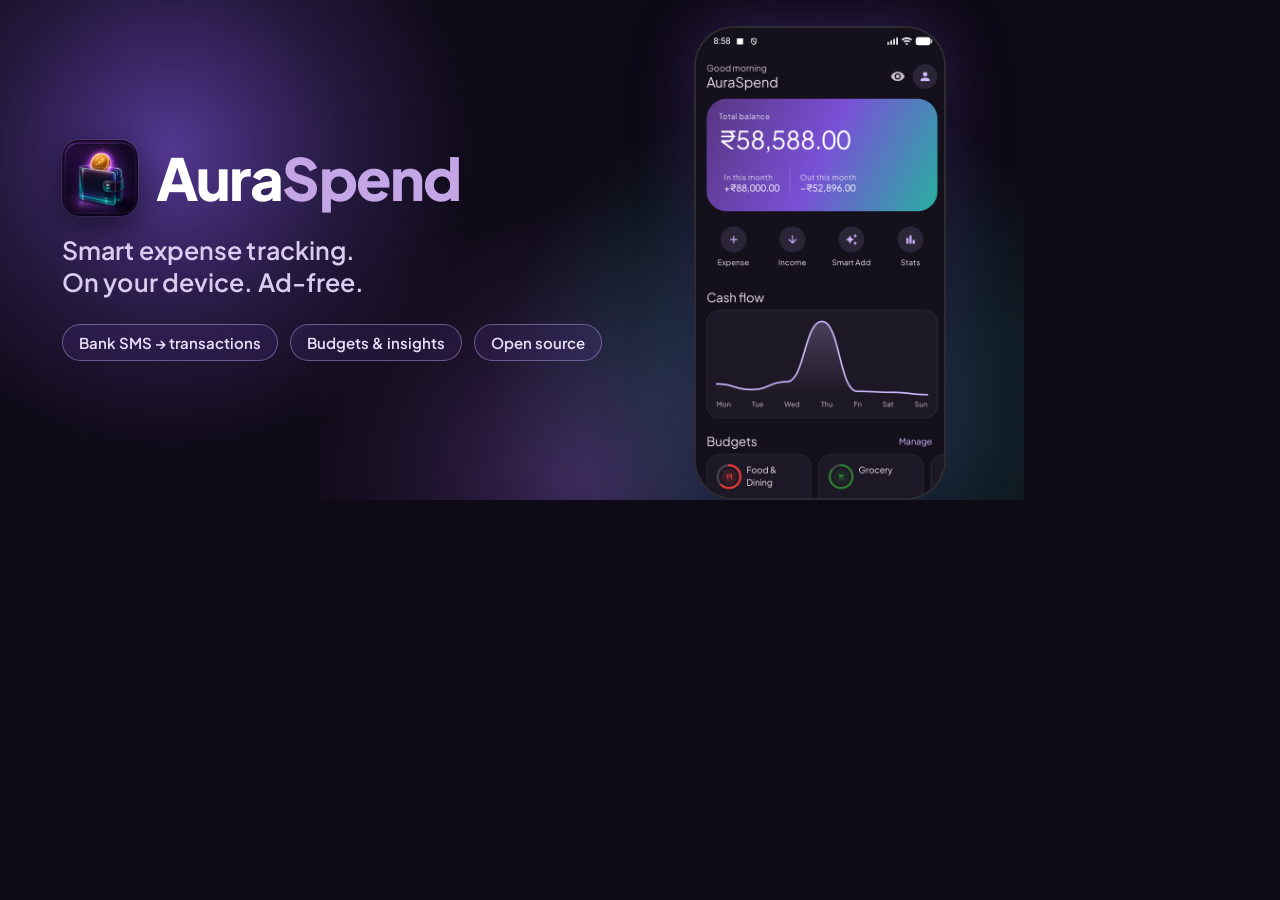
<file: docs/store/feature-graphic.html>
<!DOCTYPE html>
<!--
  AuraSpend Play Store feature graphic source (1024x500).
  Render with headless Chrome from the repo root:

    "/Applications/Google Chrome.app/Contents/MacOS/Google Chrome" \
      --headless=new --disable-gpu --hide-scrollbars --allow-file-access-from-files \
      --force-device-scale-factor=1 --window-size=1024,500 \
      --screenshot=docs/store/feature-1024x500.png \
      "file://$PWD/docs/store/feature-graphic.html"

  Paths are relative to this file, so it keeps working after moves.
  If the screenshot it embeds changes, point the .phonewrap img at the new file.
-->
<html>
<head>
<meta charset="utf-8">
<style>
  @font-face {
    font-family: 'PlusJakarta';
    src: url('../../app/src/main/res/font/plus_jakarta_sans.ttf');
    font-weight: 100 900;
  }
  * { margin: 0; padding: 0; box-sizing: border-box; }
  html, body { width: 1024px; height: 500px; overflow: hidden; }
  body {
    font-family: 'PlusJakarta', -apple-system, 'Helvetica Neue', sans-serif;
    background: #0E0A16;
    position: relative;
  }
  .glow1 {
    position: absolute; left: -140px; top: -160px; width: 620px; height: 620px;
    background: radial-gradient(circle, rgba(139,92,246,0.55) 0%, rgba(139,92,246,0.18) 40%, rgba(139,92,246,0) 70%);
  }
  .glow2 {
    position: absolute; right: -100px; bottom: -220px; width: 640px; height: 640px;
    background: radial-gradient(circle, rgba(45,212,191,0.40) 0%, rgba(45,212,191,0.12) 42%, rgba(45,212,191,0) 70%);
  }
  .glow3 {
    position: absolute; left: 300px; bottom: -260px; width: 560px; height: 560px;
    background: radial-gradient(circle, rgba(94,58,139,0.55) 0%, rgba(94,58,139,0.15) 45%, rgba(94,58,139,0) 72%);
  }
  .content { position: absolute; inset: 0; display: flex; align-items: center; }
  .left { padding-left: 62px; width: 620px; }
  .brandrow { display: flex; align-items: center; gap: 18px; margin-bottom: 18px; }
  .appicon {
    width: 76px; height: 76px; border-radius: 18px;
    box-shadow: 0 10px 30px rgba(0,0,0,0.5), 0 0 0 1px rgba(255,255,255,0.09);
  }
  .wordmark { font-size: 58px; font-weight: 800; letter-spacing: -1.5px; color: #FFFFFF; line-height: 1; }
  .wordmark span { color: #C4A6E6; }
  .tagline { font-size: 25px; font-weight: 600; color: #D9CCF0; letter-spacing: 0.1px; margin-bottom: 26px; }
  .chips { display: flex; gap: 12px; }
  .chip {
    font-size: 15px; font-weight: 600; color: #E9DFF8;
    border: 1px solid rgba(196,166,230,0.45); border-radius: 999px;
    padding: 8px 16px; background: rgba(139,92,246,0.10);
  }
  .phonewrap {
    position: absolute; right: 78px; top: 26px; width: 252px; height: 474px;
    border-radius: 40px; background: #05030A;
    border: 2px solid rgba(255,255,255,0.16);
    box-shadow: 0 30px 80px rgba(0,0,0,0.65), 0 0 60px rgba(139,92,246,0.35);
    overflow: hidden;
  }
  .phonewrap img {
    position: absolute; top: -2px; left: -2px; width: 256px; display: block;
  }
</style>
</head>
<body>
  <div class="glow1"></div>
  <div class="glow2"></div>
  <div class="glow3"></div>
  <div class="content">
    <div class="left">
      <div class="brandrow">
        <img class="appicon" src="../../app/src/main/res/drawable/app_icon.png">
        <div class="wordmark">Aura<span>Spend</span></div>
      </div>
      <div class="tagline">Smart expense tracking.<br>On your device. Ad-free.</div>
      <div class="chips">
        <div class="chip">Bank SMS → transactions</div>
        <div class="chip">Budgets &amp; insights</div>
        <div class="chip">Open source</div>
      </div>
    </div>
    <div class="phonewrap">
      <img src="raw/home-dark.png">
    </div>
  </div>
</body>
</html>
</file>
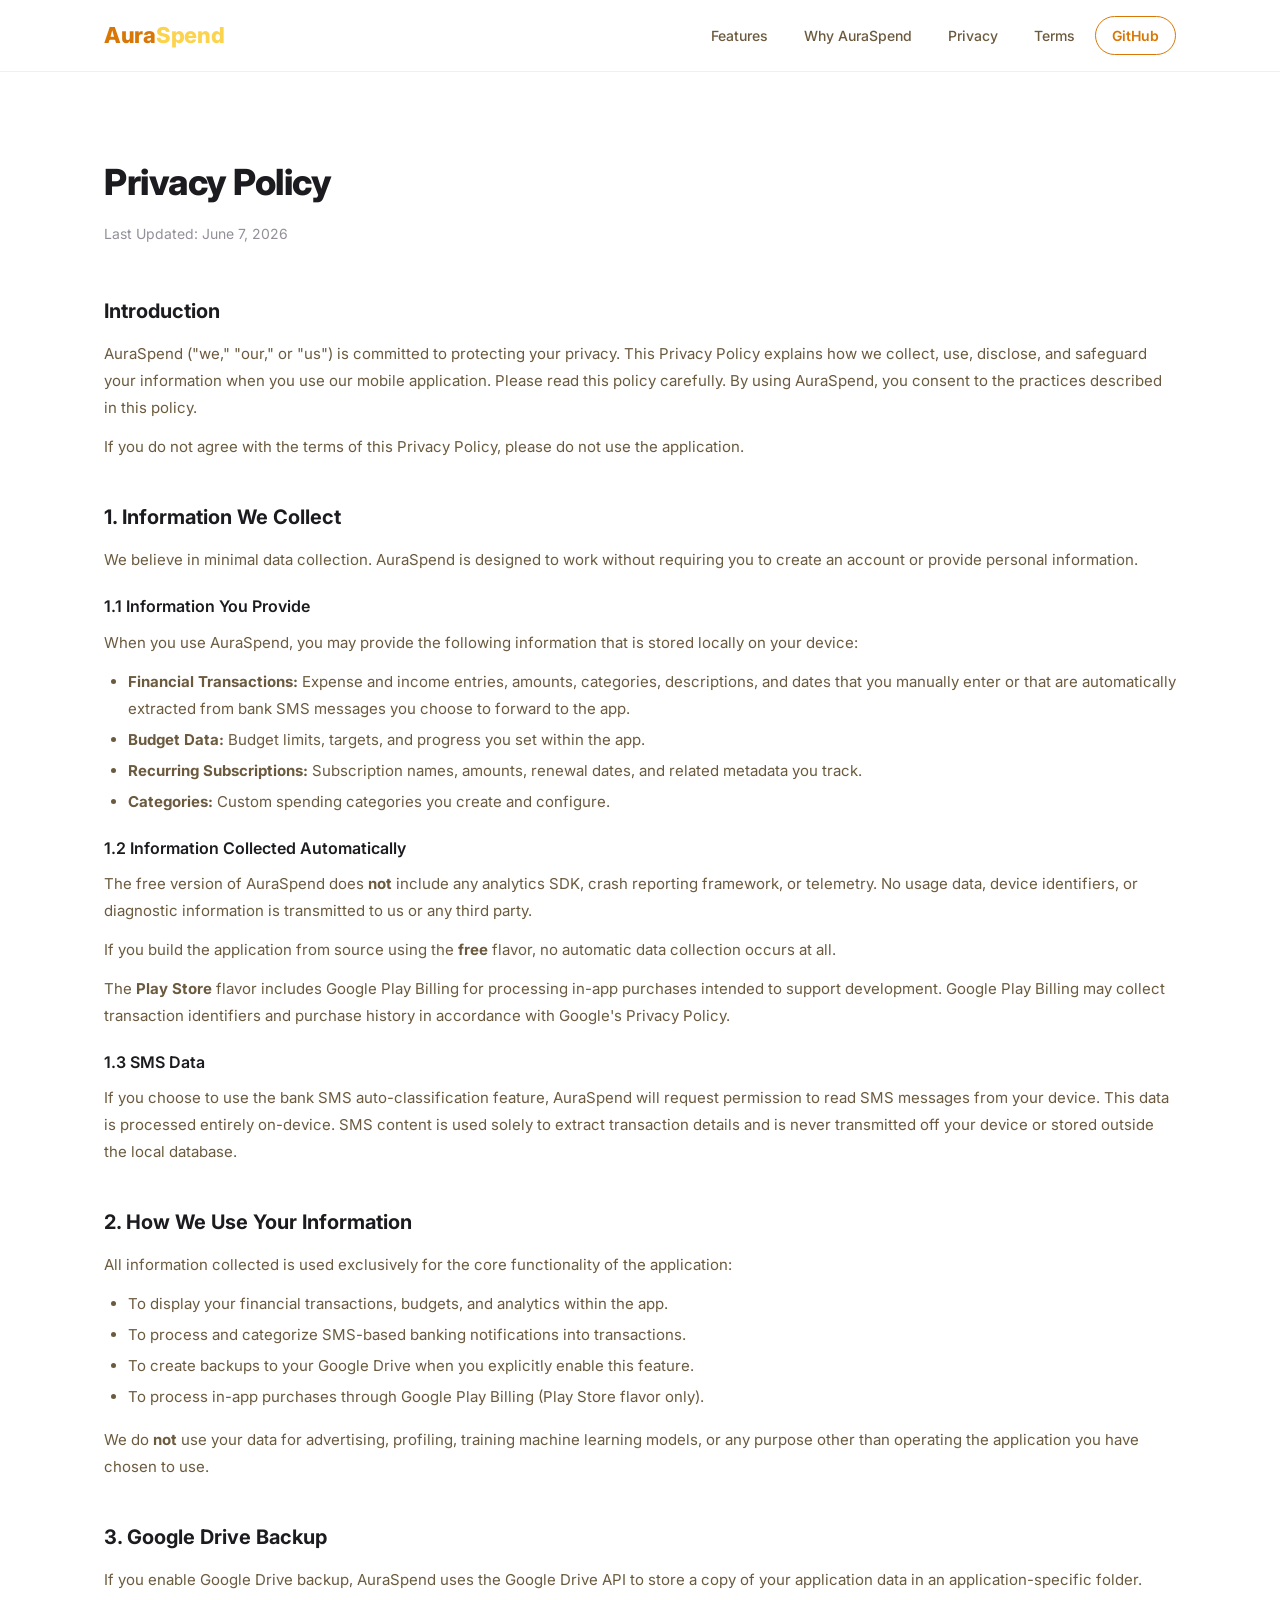
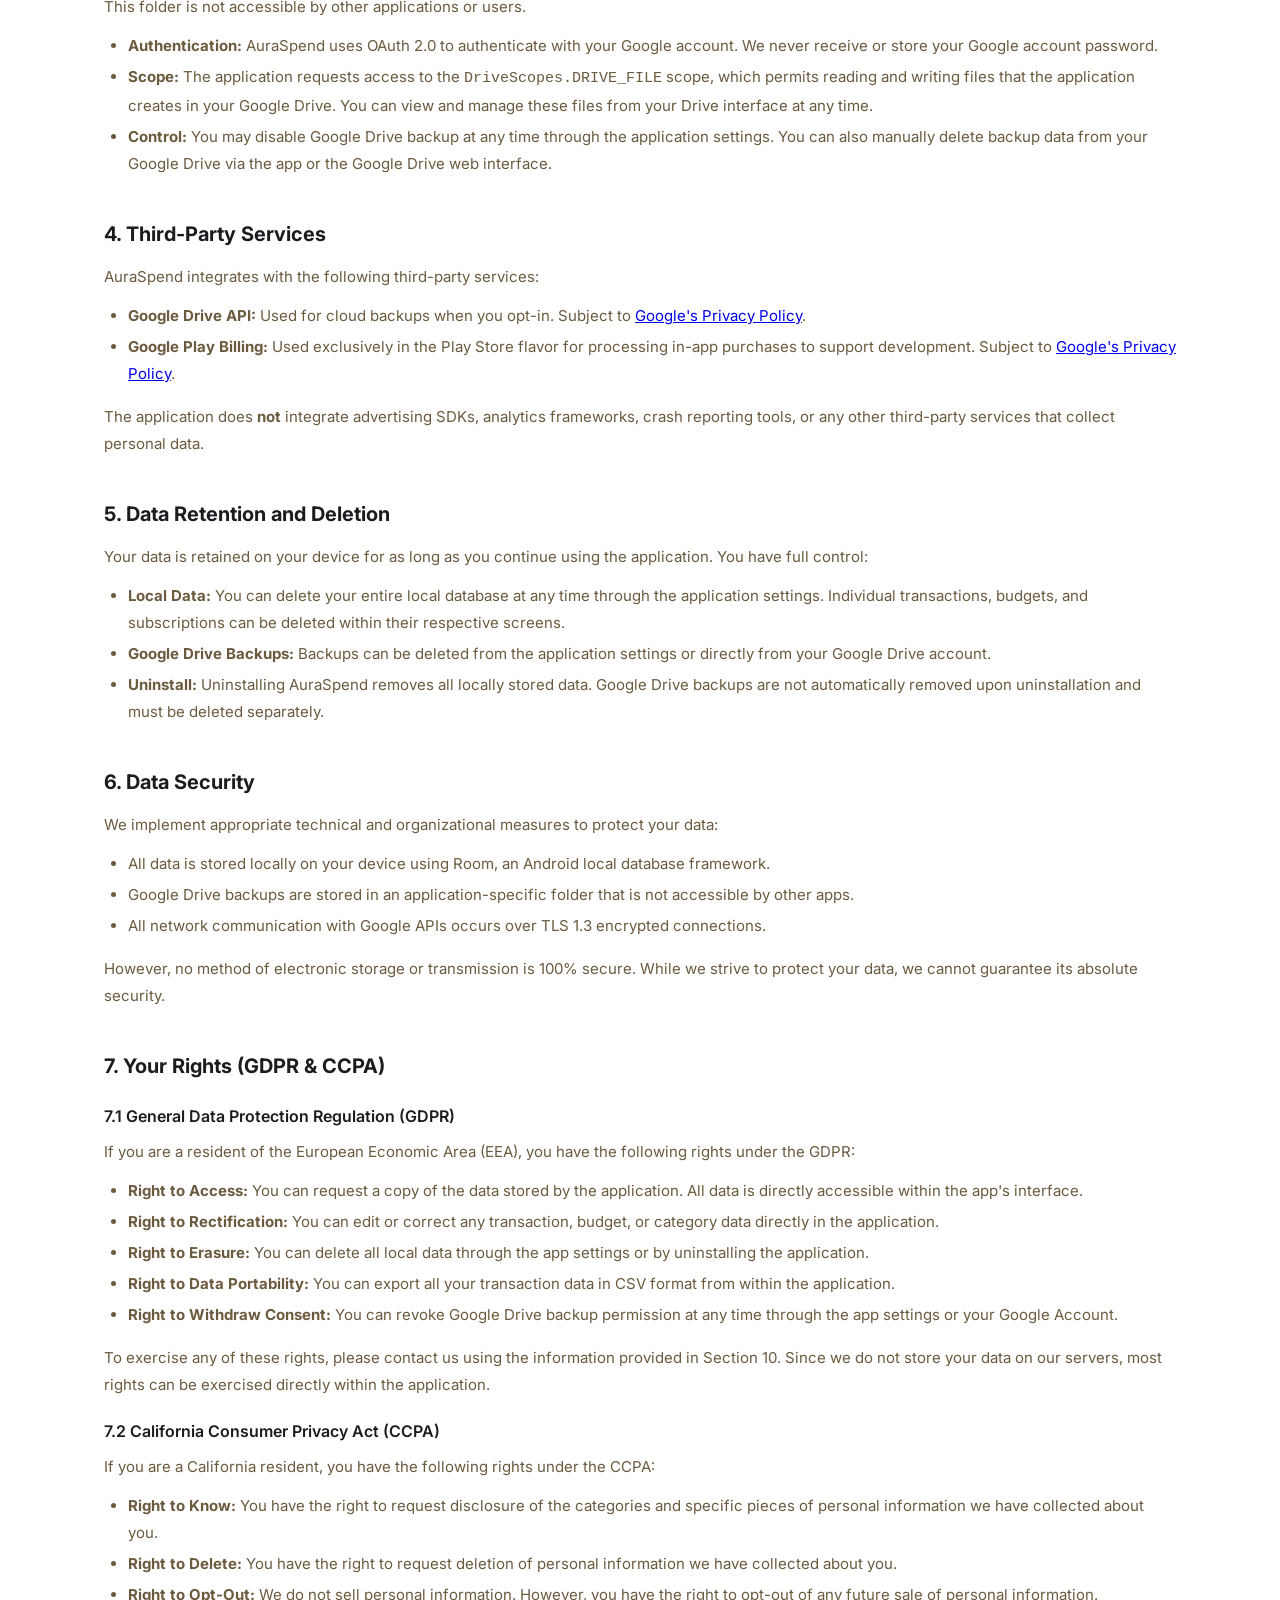
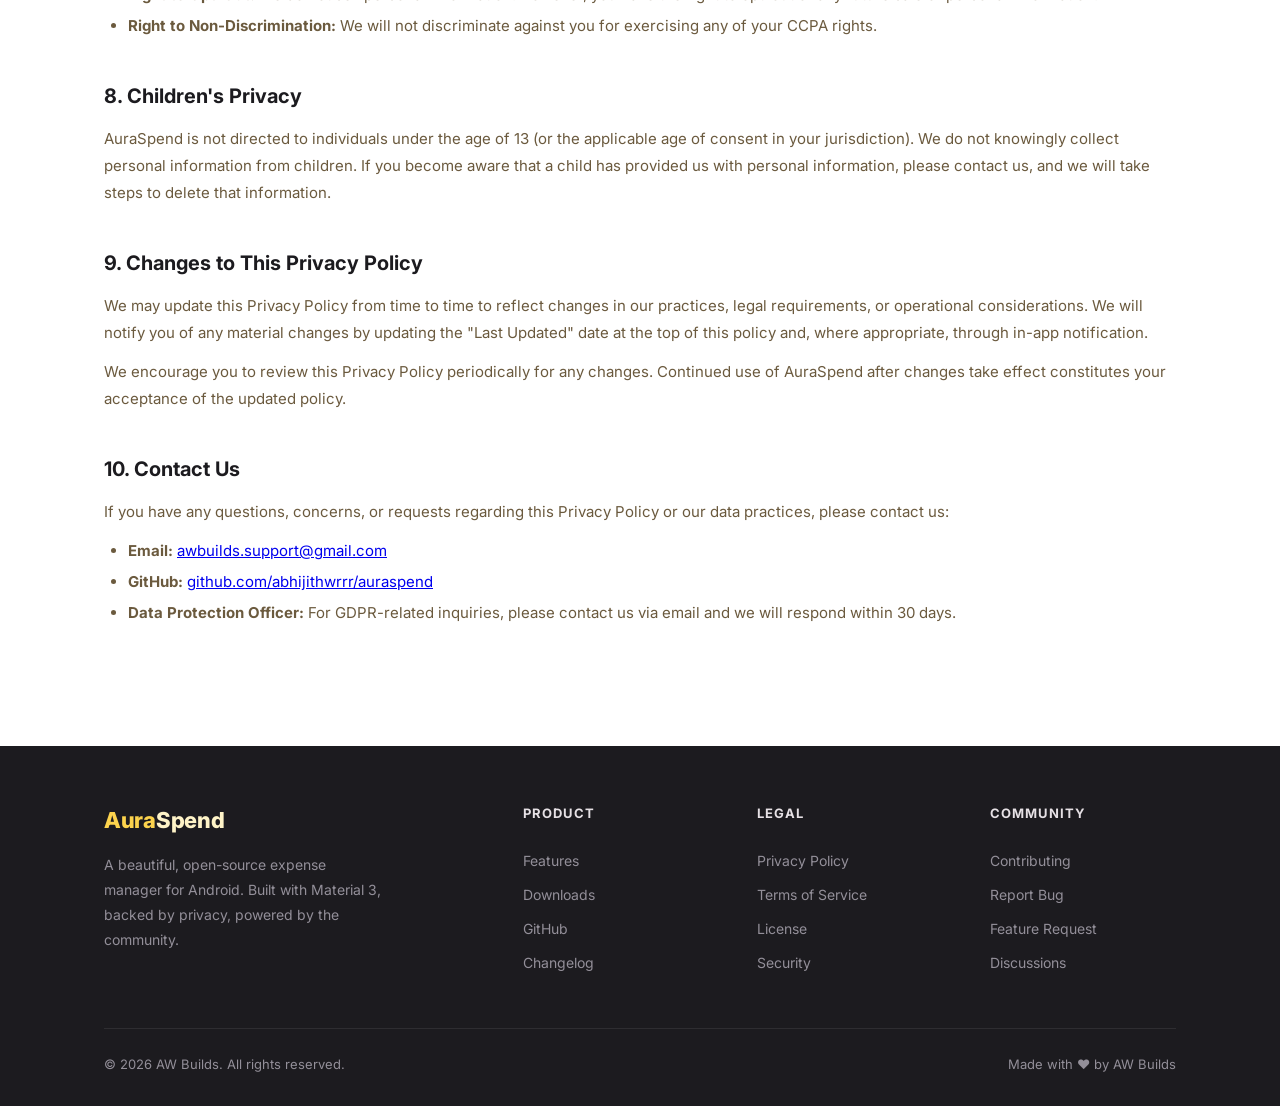
<file: .github/private/docs/privacy.html>
<!DOCTYPE html>
<html lang="en">
<head>
    <meta charset="UTF-8">
    <meta name="viewport" content="width=device-width, initial-scale=1.0">
    <title>Privacy Policy — AuraSpend</title>
    <meta name="description" content="AuraSpend Privacy Policy. Your financial data stays on your device. We do not collect, sell, or share your personal information.">
    <meta property="og:title" content="Privacy Policy — AuraSpend">
    <meta property="og:description" content="AuraSpend Privacy Policy. Your financial data stays on your device.">
    <meta property="og:url" content="https://abhijithwrrr.github.io/auraspend/privacy.html">
    <meta property="og:type" content="website">
    <link rel="stylesheet" href="css/style.css">
    <link href="https://fonts.googleapis.com/css2?family=Inter:wght@400;500;600;700;800&display=swap" rel="stylesheet">
    <link rel="icon" type="image/svg+xml" href="data:image/svg+xml,%3Csvg xmlns='http://www.w3.org/2000/svg' viewBox='0 0 100 100'%3E%3Ccircle cx='50' cy='50' r='45' fill='%23D97706'/%3E%3Ctext x='50' y='72' text-anchor='middle' font-size='60' font-weight='800' font-family='system-ui' fill='white'%3EA%3C/text%3E%3C/svg%3E">
</head>
<body>
    <nav>
        <div class="container">
            <a href="index.html" class="logo">Aura<span>Spend</span></a>
            <button class="hamburger" aria-label="Toggle navigation" aria-expanded="false">
                <span></span>
                <span></span>
                <span></span>
            </button>
            <div class="nav-links" id="navLinks">
                <a href="index.html#features">Features</a>
                <a href="index.html#why">Why AuraSpend</a>
                <a href="privacy.html">Privacy</a>
                <a href="terms.html">Terms</a>
                <a href="https://github.com/abhijithwrrr/auraspend" class="btn-outline-small" target="_blank" rel="noopener">GitHub</a>
            </div>
        </div>
    </nav>

    <main class="legal-page">
        <div class="container">
            <h1>Privacy Policy</h1>
            <p class="last-updated">Last Updated: June 7, 2026</p>

            <section>
                <h2>Introduction</h2>
                <p>AuraSpend ("we," "our," or "us") is committed to protecting your privacy. This Privacy Policy explains how we collect, use, disclose, and safeguard your information when you use our mobile application. Please read this policy carefully. By using AuraSpend, you consent to the practices described in this policy.</p>
                <p>If you do not agree with the terms of this Privacy Policy, please do not use the application.</p>
            </section>

            <section>
                <h2>1. Information We Collect</h2>
                <p>We believe in minimal data collection. AuraSpend is designed to work without requiring you to create an account or provide personal information.</p>

                <h3>1.1 Information You Provide</h3>
                <p>When you use AuraSpend, you may provide the following information that is stored locally on your device:</p>
                <ul>
                    <li><strong>Financial Transactions:</strong> Expense and income entries, amounts, categories, descriptions, and dates that you manually enter or that are automatically extracted from bank SMS messages you choose to forward to the app.</li>
                    <li><strong>Budget Data:</strong> Budget limits, targets, and progress you set within the app.</li>
                    <li><strong>Recurring Subscriptions:</strong> Subscription names, amounts, renewal dates, and related metadata you track.</li>
                    <li><strong>Categories:</strong> Custom spending categories you create and configure.</li>
                </ul>

                <h3>1.2 Information Collected Automatically</h3>
                <p>The free version of AuraSpend does <strong>not</strong> include any analytics SDK, crash reporting framework, or telemetry. No usage data, device identifiers, or diagnostic information is transmitted to us or any third party.</p>
                <p>If you build the application from source using the <strong>free</strong> flavor, no automatic data collection occurs at all.</p>
                <p>The <strong>Play Store</strong> flavor includes Google Play Billing for processing in-app purchases intended to support development. Google Play Billing may collect transaction identifiers and purchase history in accordance with Google's Privacy Policy.</p>

                <h3>1.3 SMS Data</h3>
                <p>If you choose to use the bank SMS auto-classification feature, AuraSpend will request permission to read SMS messages from your device. This data is processed entirely on-device. SMS content is used solely to extract transaction details and is never transmitted off your device or stored outside the local database.</p>
            </section>

            <section>
                <h2>2. How We Use Your Information</h2>
                <p>All information collected is used exclusively for the core functionality of the application:</p>
                <ul>
                    <li>To display your financial transactions, budgets, and analytics within the app.</li>
                    <li>To process and categorize SMS-based banking notifications into transactions.</li>
                    <li>To create backups to your Google Drive when you explicitly enable this feature.</li>
                    <li>To process in-app purchases through Google Play Billing (Play Store flavor only).</li>
                </ul>
                <p>We do <strong>not</strong> use your data for advertising, profiling, training machine learning models, or any purpose other than operating the application you have chosen to use.</p>
            </section>

            <section>
                <h2>3. Google Drive Backup</h2>
                <p>If you enable Google Drive backup, AuraSpend uses the Google Drive API to store a copy of your application data in an application-specific folder. This folder is not accessible by other applications or users.</p>
                <ul>
                    <li><strong>Authentication:</strong> AuraSpend uses OAuth 2.0 to authenticate with your Google account. We never receive or store your Google account password.</li>
                    <li><strong>Scope:</strong> The application requests access to the <code>DriveScopes.DRIVE_FILE</code> scope, which permits reading and writing files that the application creates in your Google Drive. You can view and manage these files from your Drive interface at any time.</li>
                    <li><strong>Control:</strong> You may disable Google Drive backup at any time through the application settings. You can also manually delete backup data from your Google Drive via the app or the Google Drive web interface.</li>
                </ul>
            </section>

            <section>
                <h2>4. Third-Party Services</h2>
                <p>AuraSpend integrates with the following third-party services:</p>
                <ul>
                    <li><strong>Google Drive API:</strong> Used for cloud backups when you opt-in. Subject to <a href="https://policies.google.com/privacy" target="_blank" rel="noopener">Google's Privacy Policy</a>.</li>
                    <li><strong>Google Play Billing:</strong> Used exclusively in the Play Store flavor for processing in-app purchases to support development. Subject to <a href="https://policies.google.com/privacy" target="_blank" rel="noopener">Google's Privacy Policy</a>.</li>
                </ul>
                <p>The application does <strong>not</strong> integrate advertising SDKs, analytics frameworks, crash reporting tools, or any other third-party services that collect personal data.</p>
            </section>

            <section>
                <h2>5. Data Retention and Deletion</h2>
                <p>Your data is retained on your device for as long as you continue using the application. You have full control:</p>
                <ul>
                    <li><strong>Local Data:</strong> You can delete your entire local database at any time through the application settings. Individual transactions, budgets, and subscriptions can be deleted within their respective screens.</li>
                    <li><strong>Google Drive Backups:</strong> Backups can be deleted from the application settings or directly from your Google Drive account.</li>
                    <li><strong>Uninstall:</strong> Uninstalling AuraSpend removes all locally stored data. Google Drive backups are not automatically removed upon uninstallation and must be deleted separately.</li>
                </ul>
            </section>

            <section>
                <h2>6. Data Security</h2>
                <p>We implement appropriate technical and organizational measures to protect your data:</p>
                <ul>
                    <li>All data is stored locally on your device using Room, an Android local database framework.</li>
                    <li>Google Drive backups are stored in an application-specific folder that is not accessible by other apps.</li>
                    <li>All network communication with Google APIs occurs over TLS 1.3 encrypted connections.</li>
                </ul>
                <p>However, no method of electronic storage or transmission is 100% secure. While we strive to protect your data, we cannot guarantee its absolute security.</p>
            </section>

            <section>
                <h2>7. Your Rights (GDPR &amp; CCPA)</h2>

                <h3>7.1 General Data Protection Regulation (GDPR)</h3>
                <p>If you are a resident of the European Economic Area (EEA), you have the following rights under the GDPR:</p>
                <ul>
                    <li><strong>Right to Access:</strong> You can request a copy of the data stored by the application. All data is directly accessible within the app's interface.</li>
                    <li><strong>Right to Rectification:</strong> You can edit or correct any transaction, budget, or category data directly in the application.</li>
                    <li><strong>Right to Erasure:</strong> You can delete all local data through the app settings or by uninstalling the application.</li>
                    <li><strong>Right to Data Portability:</strong> You can export all your transaction data in CSV format from within the application.</li>
                    <li><strong>Right to Withdraw Consent:</strong> You can revoke Google Drive backup permission at any time through the app settings or your Google Account.</li>
                </ul>
                <p>To exercise any of these rights, please contact us using the information provided in Section 10. Since we do not store your data on our servers, most rights can be exercised directly within the application.</p>

                <h3>7.2 California Consumer Privacy Act (CCPA)</h3>
                <p>If you are a California resident, you have the following rights under the CCPA:</p>
                <ul>
                    <li><strong>Right to Know:</strong> You have the right to request disclosure of the categories and specific pieces of personal information we have collected about you.</li>
                    <li><strong>Right to Delete:</strong> You have the right to request deletion of personal information we have collected about you.</li>
                    <li><strong>Right to Opt-Out:</strong> We do not sell personal information. However, you have the right to opt-out of any future sale of personal information.</li>
                    <li><strong>Right to Non-Discrimination:</strong> We will not discriminate against you for exercising any of your CCPA rights.</li>
                </ul>
            </section>

            <section>
                <h2>8. Children's Privacy</h2>
                <p>AuraSpend is not directed to individuals under the age of 13 (or the applicable age of consent in your jurisdiction). We do not knowingly collect personal information from children. If you become aware that a child has provided us with personal information, please contact us, and we will take steps to delete that information.</p>
            </section>

            <section>
                <h2>9. Changes to This Privacy Policy</h2>
                <p>We may update this Privacy Policy from time to time to reflect changes in our practices, legal requirements, or operational considerations. We will notify you of any material changes by updating the "Last Updated" date at the top of this policy and, where appropriate, through in-app notification.</p>
                <p>We encourage you to review this Privacy Policy periodically for any changes. Continued use of AuraSpend after changes take effect constitutes your acceptance of the updated policy.</p>
            </section>

            <section>
                <h2>10. Contact Us</h2>
                <p>If you have any questions, concerns, or requests regarding this Privacy Policy or our data practices, please contact us:</p>
                <ul>
                    <li><strong>Email:</strong> <a href="mailto:awbuilds.support@gmail.com">awbuilds.support@gmail.com</a></li>
                    <li><strong>GitHub:</strong> <a href="https://github.com/abhijithwrrr/auraspend" target="_blank" rel="noopener">github.com/abhijithwrrr/auraspend</a></li>
                    <li><strong>Data Protection Officer:</strong> For GDPR-related inquiries, please contact us via email and we will respond within 30 days.</li>
                </ul>
            </section>
        </div>
    </main>

    <footer>
        <div class="container">
            <div class="footer-grid">
                <div class="footer-brand">
                    <a href="index.html" class="logo">Aura<span>Spend</span></a>
                    <p>A beautiful, open-source expense manager for Android. Built with Material 3, backed by privacy, powered by the community.</p>
                </div>
                <div class="footer-col">
                    <h4>Product</h4>
                    <a href="index.html#features">Features</a>
                    <a href="https://github.com/abhijithwrrr/auraspend/releases">Downloads</a>
                    <a href="https://github.com/abhijithwrrr/auraspend">GitHub</a>
                    <a href="https://github.com/abhijithwrrr/auraspend/blob/main/CHANGELOG.md">Changelog</a>
                </div>
                <div class="footer-col">
                    <h4>Legal</h4>
                    <a href="privacy.html">Privacy Policy</a>
                    <a href="terms.html">Terms of Service</a>
                    <a href="https://github.com/abhijithwrrr/auraspend/blob/main/LICENSE">License</a>
                    <a href="https://github.com/abhijithwrrr/auraspend/blob/main/SECURITY.md">Security</a>
                </div>
                <div class="footer-col">
                    <h4>Community</h4>
                    <a href="https://github.com/abhijithwrrr/auraspend/blob/main/CONTRIBUTING.md">Contributing</a>
                    <a href="https://github.com/abhijithwrrr/auraspend/issues">Report Bug</a>
                    <a href="https://github.com/abhijithwrrr/auraspend/issues">Feature Request</a>
                    <a href="https://github.com/abhijithwrrr/auraspend/discussions">Discussions</a>
                </div>
            </div>
            <div class="footer-bottom">
                <p>&copy; 2026 AW Builds. All rights reserved.</p>
                <p>Made with ❤️ by AW Builds</p>
            </div>
        </div>
    </footer>
    <script>
        document.querySelector('.hamburger')?.addEventListener('click', () => {
            const nav = document.getElementById('navLinks');
            const btn = document.querySelector('.hamburger');
            const expanded = btn.getAttribute('aria-expanded') === 'true';
            btn.setAttribute('aria-expanded', !expanded);
            nav.classList.toggle('open');
        });
        document.querySelectorAll('.nav-links a').forEach(link => {
            link.addEventListener('click', () => {
                document.getElementById('navLinks')?.classList.remove('open');
                document.querySelector('.hamburger')?.setAttribute('aria-expanded', 'false');
            });
        });
    </script>
</body>
</html>
</file>
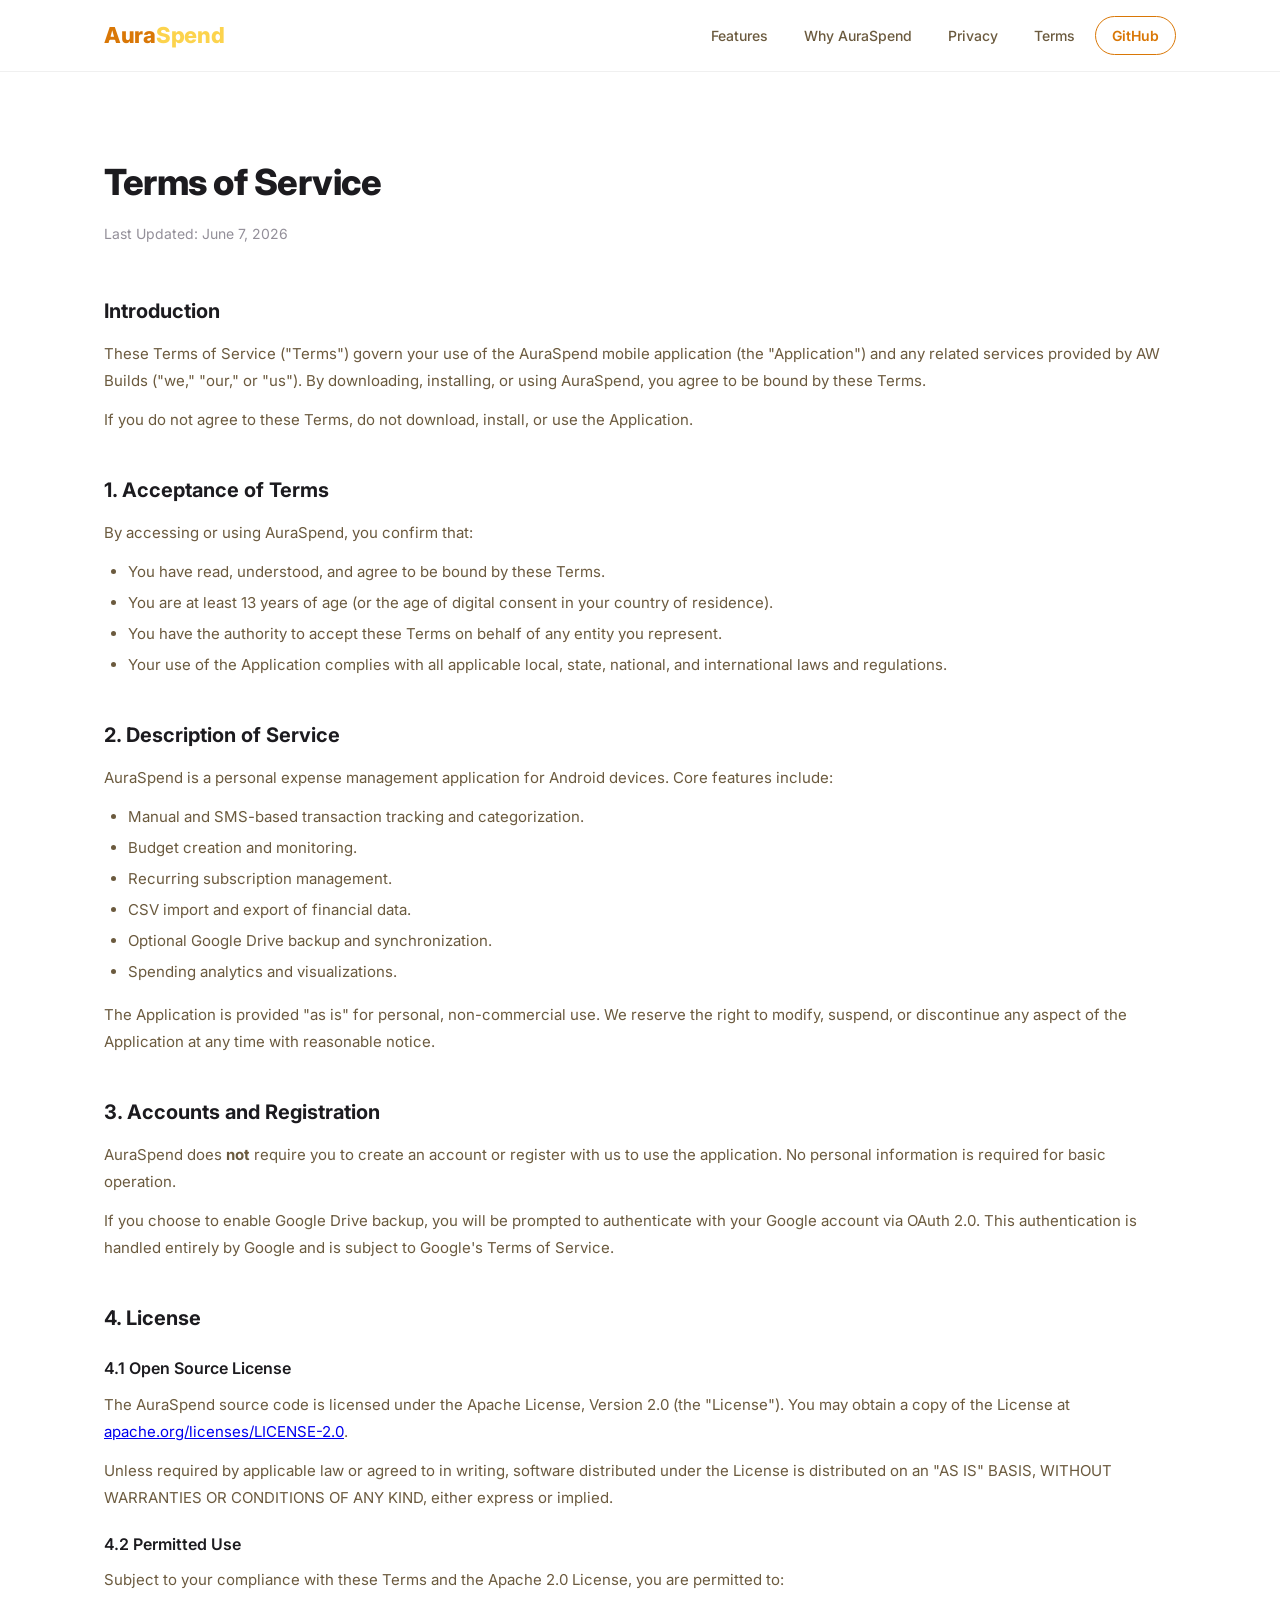
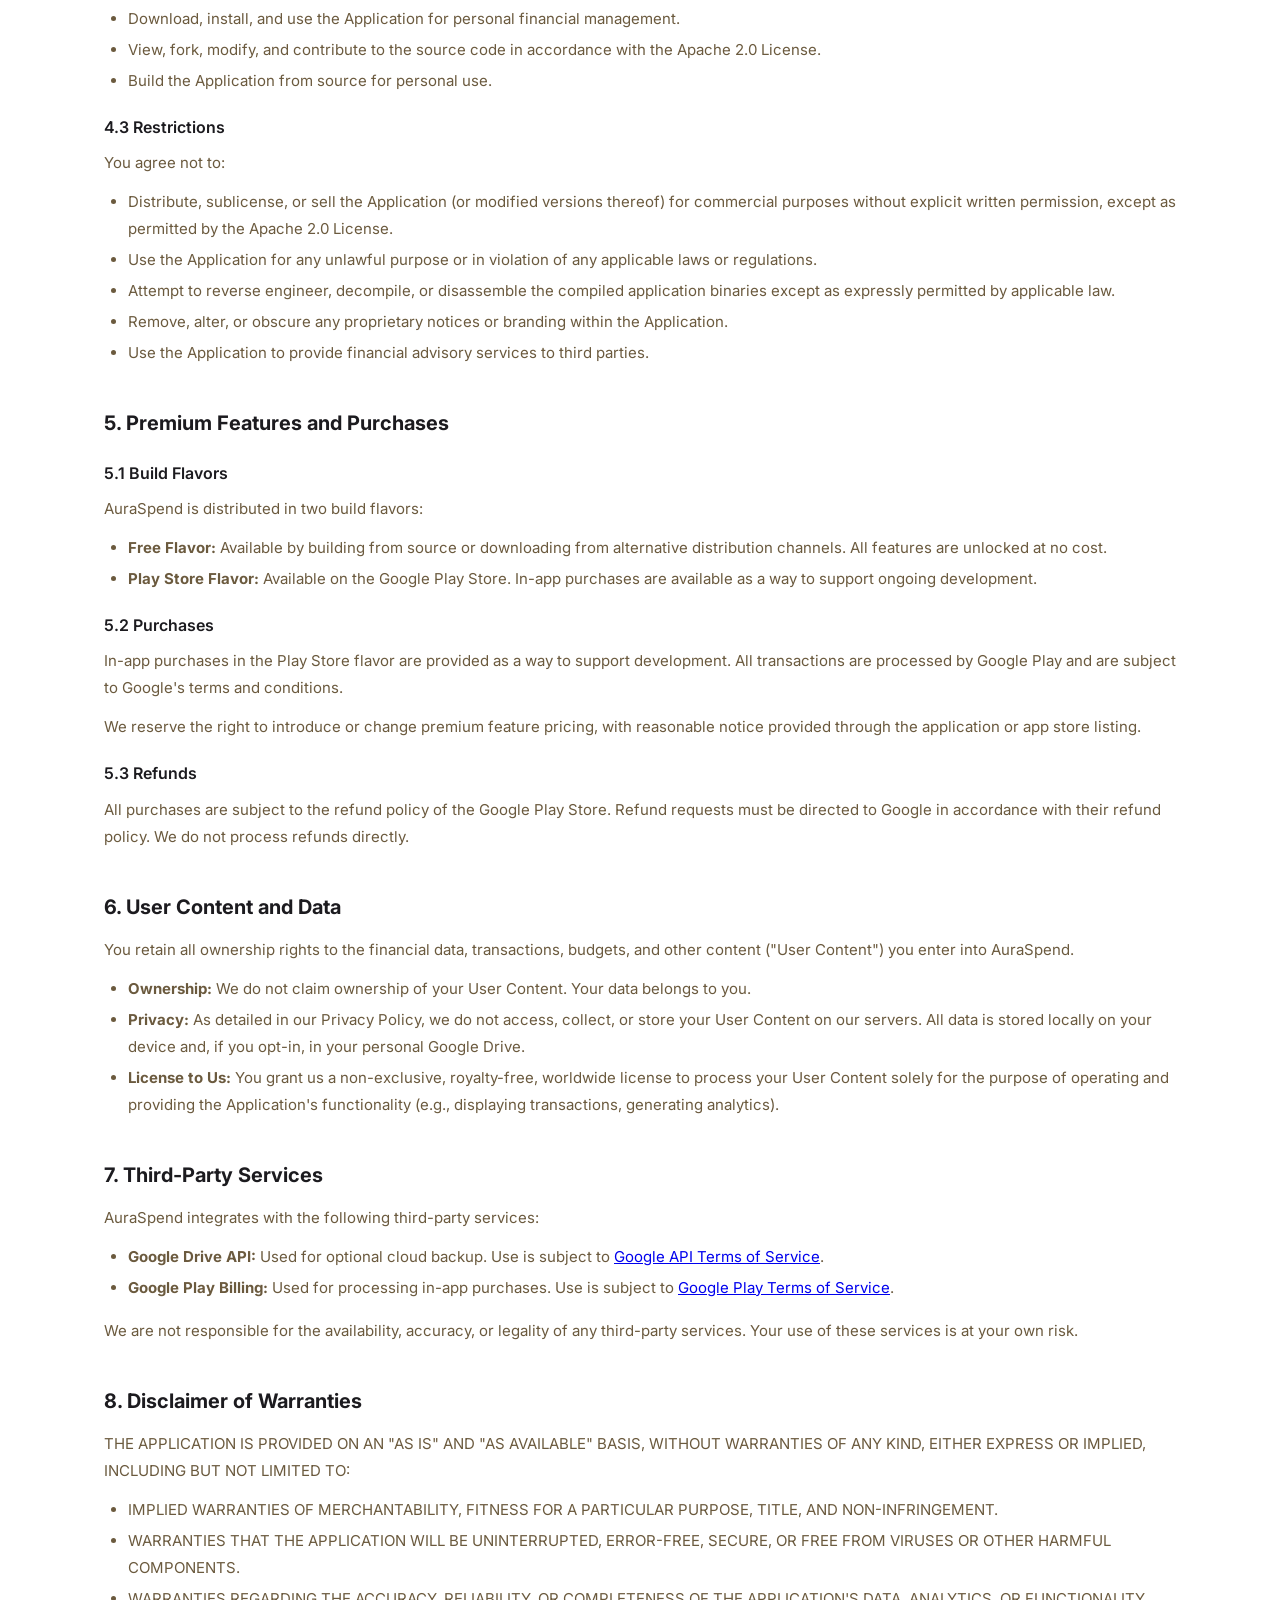
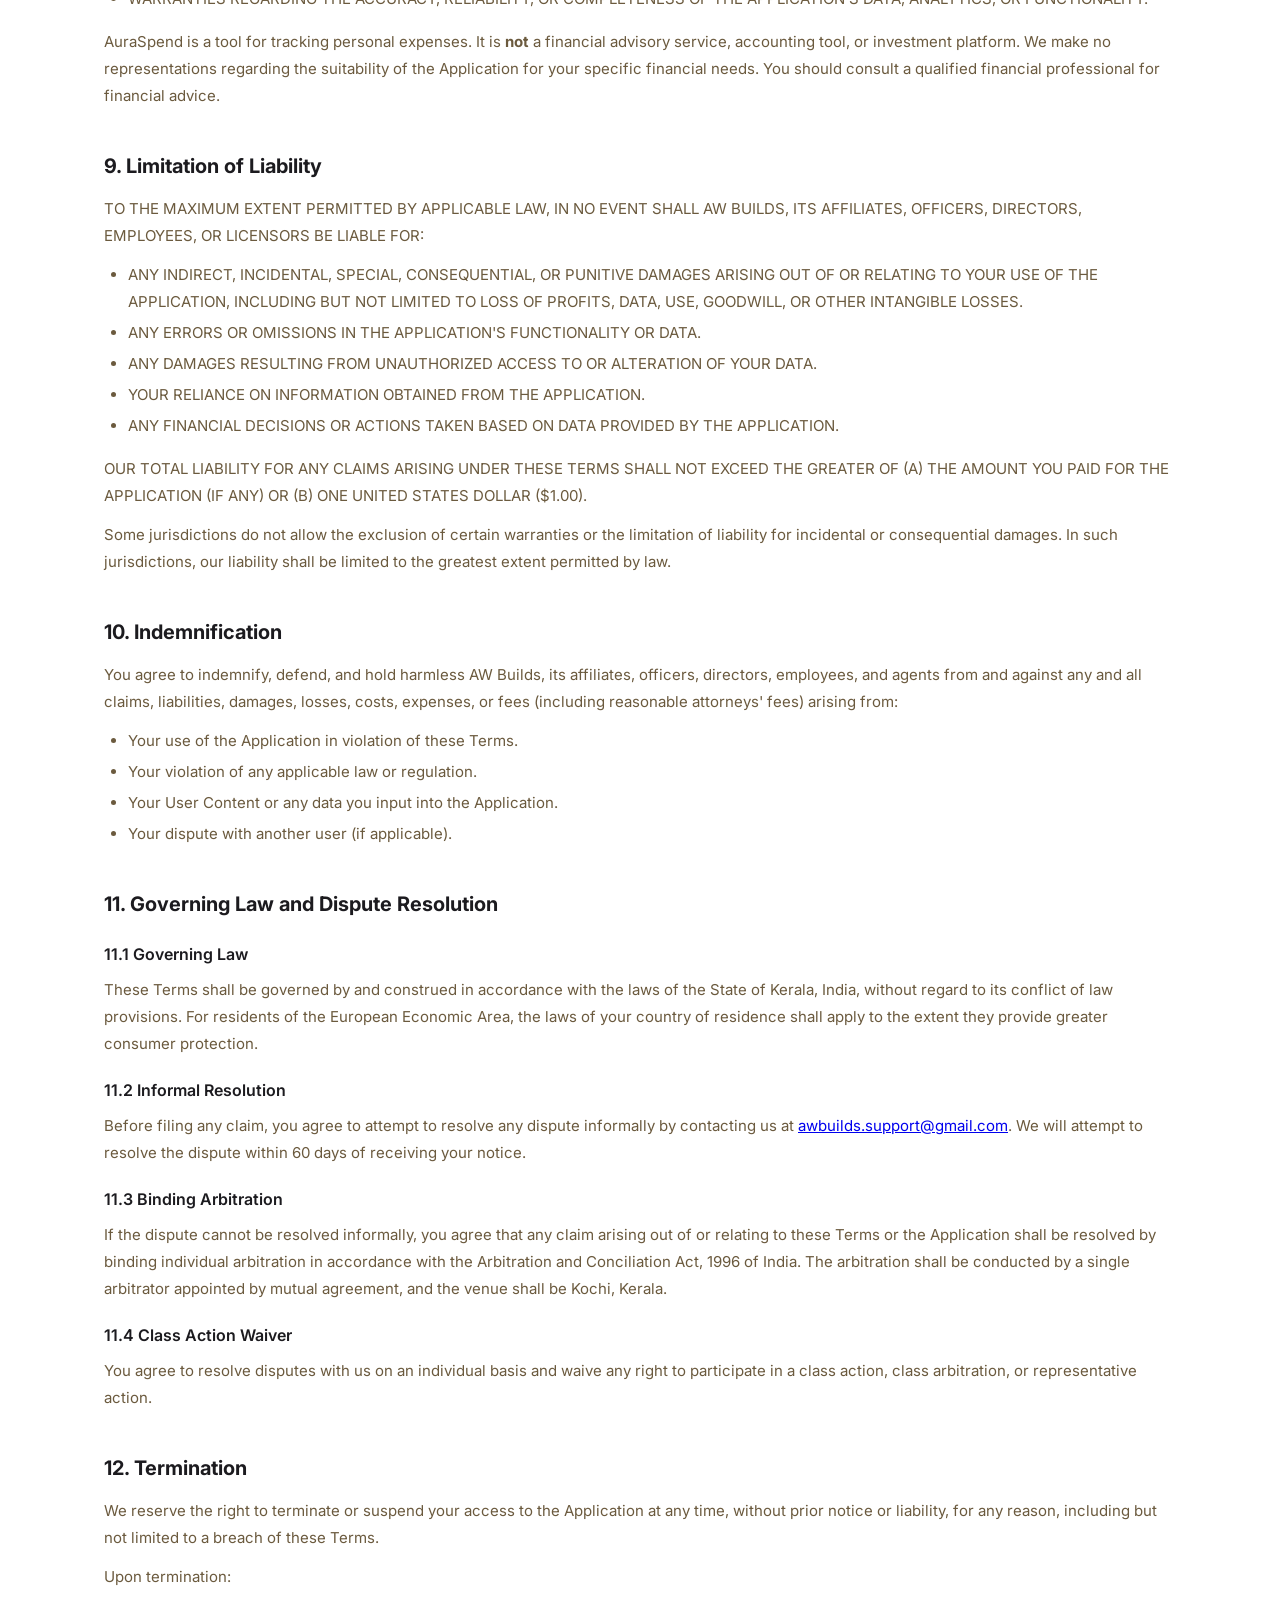
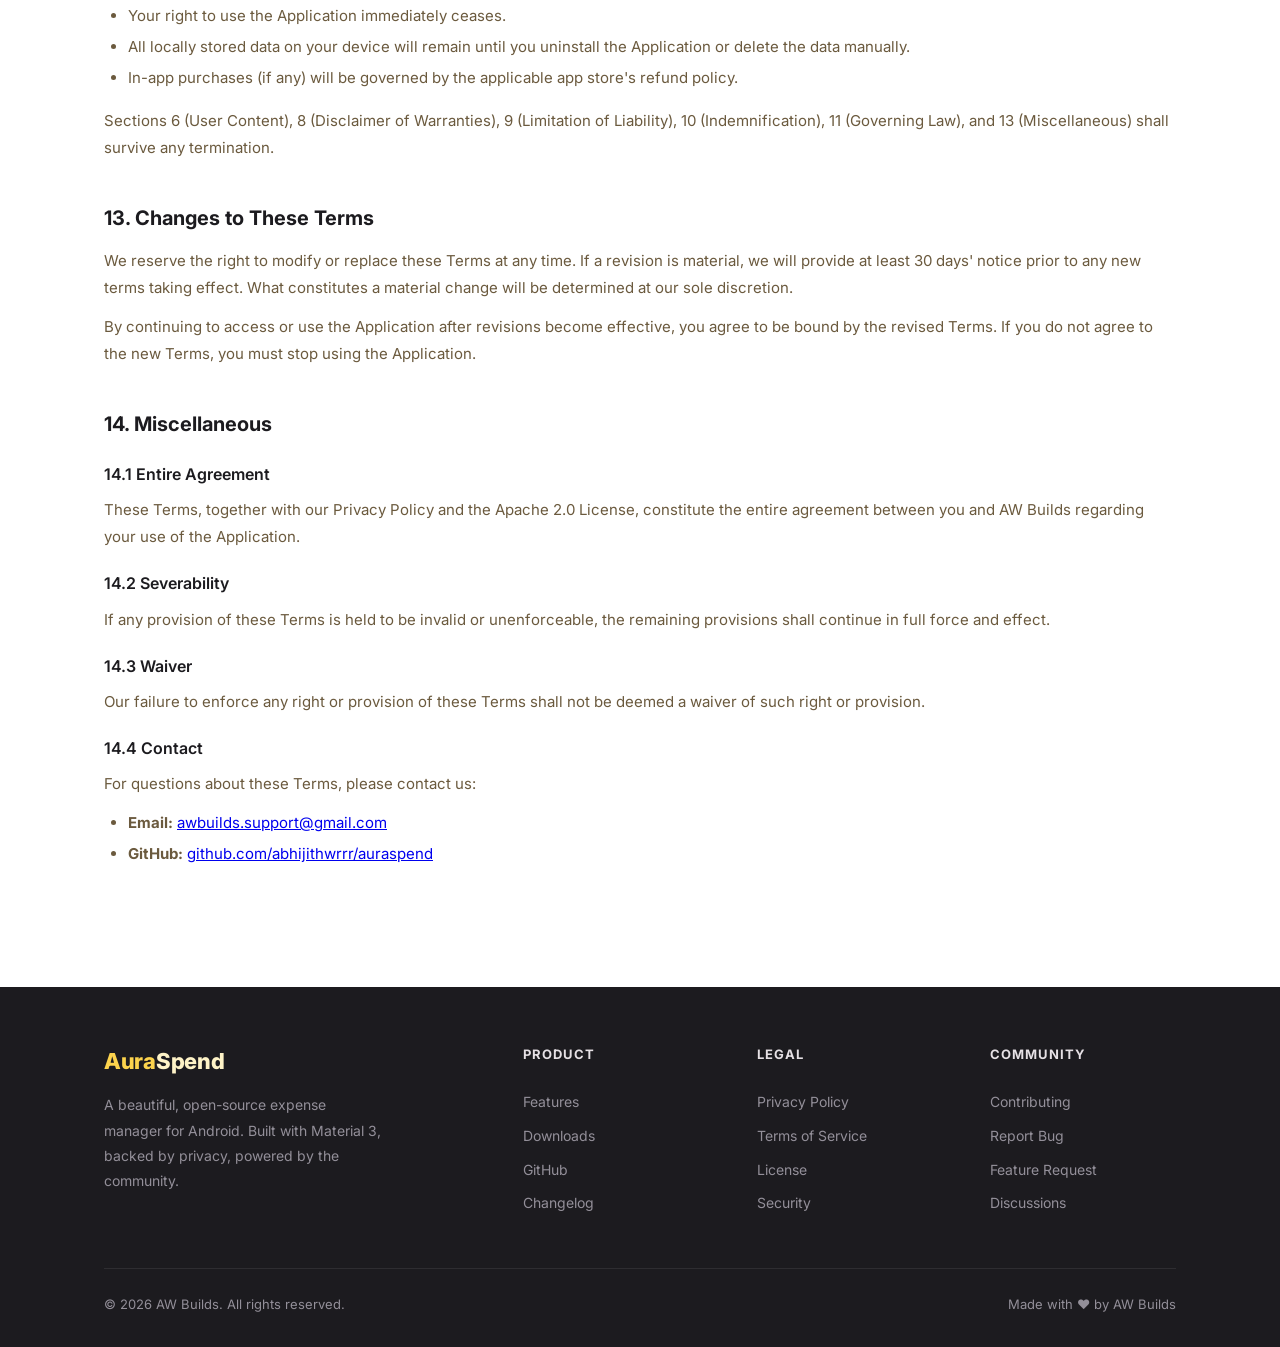
<file: .github/private/docs/terms.html>
<!DOCTYPE html>
<html lang="en">
<head>
    <meta charset="UTF-8">
    <meta name="viewport" content="width=device-width, initial-scale=1.0">
    <title>Terms of Service — AuraSpend</title>
    <meta name="description" content="AuraSpend Terms of Service govern your use of the AuraSpend expense management application.">
    <meta property="og:title" content="Terms of Service — AuraSpend">
    <meta property="og:description" content="AuraSpend Terms of Service govern your use of the AuraSpend expense management application.">
    <meta property="og:url" content="https://abhijithwrrr.github.io/auraspend/terms.html">
    <meta property="og:type" content="website">
    <link rel="stylesheet" href="css/style.css">
    <link href="https://fonts.googleapis.com/css2?family=Inter:wght@400;500;600;700;800&display=swap" rel="stylesheet">
    <link rel="icon" type="image/svg+xml" href="data:image/svg+xml,%3Csvg xmlns='http://www.w3.org/2000/svg' viewBox='0 0 100 100'%3E%3Ccircle cx='50' cy='50' r='45' fill='%23D97706'/%3E%3Ctext x='50' y='72' text-anchor='middle' font-size='60' font-weight='800' font-family='system-ui' fill='white'%3EA%3C/text%3E%3C/svg%3E">
</head>
<body>
    <nav>
        <div class="container">
            <a href="index.html" class="logo">Aura<span>Spend</span></a>
            <button class="hamburger" aria-label="Toggle navigation" aria-expanded="false">
                <span></span>
                <span></span>
                <span></span>
            </button>
            <div class="nav-links" id="navLinks">
                <a href="index.html#features">Features</a>
                <a href="index.html#why">Why AuraSpend</a>
                <a href="privacy.html">Privacy</a>
                <a href="terms.html">Terms</a>
                <a href="https://github.com/abhijithwrrr/auraspend" class="btn-outline-small" target="_blank" rel="noopener">GitHub</a>
            </div>
        </div>
    </nav>

    <main class="legal-page">
        <div class="container">
            <h1>Terms of Service</h1>
            <p class="last-updated">Last Updated: June 7, 2026</p>

            <section>
                <h2>Introduction</h2>
                <p>These Terms of Service ("Terms") govern your use of the AuraSpend mobile application (the "Application") and any related services provided by AW Builds ("we," "our," or "us"). By downloading, installing, or using AuraSpend, you agree to be bound by these Terms.</p>
                <p>If you do not agree to these Terms, do not download, install, or use the Application.</p>
            </section>

            <section>
                <h2>1. Acceptance of Terms</h2>
                <p>By accessing or using AuraSpend, you confirm that:</p>
                <ul>
                    <li>You have read, understood, and agree to be bound by these Terms.</li>
                    <li>You are at least 13 years of age (or the age of digital consent in your country of residence).</li>
                    <li>You have the authority to accept these Terms on behalf of any entity you represent.</li>
                    <li>Your use of the Application complies with all applicable local, state, national, and international laws and regulations.</li>
                </ul>
            </section>

            <section>
                <h2>2. Description of Service</h2>
                <p>AuraSpend is a personal expense management application for Android devices. Core features include:</p>
                <ul>
                    <li>Manual and SMS-based transaction tracking and categorization.</li>
                    <li>Budget creation and monitoring.</li>
                    <li>Recurring subscription management.</li>
                    <li>CSV import and export of financial data.</li>
                    <li>Optional Google Drive backup and synchronization.</li>
                    <li>Spending analytics and visualizations.</li>
                </ul>
                <p>The Application is provided "as is" for personal, non-commercial use. We reserve the right to modify, suspend, or discontinue any aspect of the Application at any time with reasonable notice.</p>
            </section>

            <section>
                <h2>3. Accounts and Registration</h2>
                <p>AuraSpend does <strong>not</strong> require you to create an account or register with us to use the application. No personal information is required for basic operation.</p>
                <p>If you choose to enable Google Drive backup, you will be prompted to authenticate with your Google account via OAuth 2.0. This authentication is handled entirely by Google and is subject to Google's Terms of Service.</p>
            </section>

            <section>
                <h2>4. License</h2>
                <h3>4.1 Open Source License</h3>
                <p>The AuraSpend source code is licensed under the Apache License, Version 2.0 (the "License"). You may obtain a copy of the License at <a href="https://www.apache.org/licenses/LICENSE-2.0" target="_blank" rel="noopener">apache.org/licenses/LICENSE-2.0</a>.</p>
                <p>Unless required by applicable law or agreed to in writing, software distributed under the License is distributed on an "AS IS" BASIS, WITHOUT WARRANTIES OR CONDITIONS OF ANY KIND, either express or implied.</p>

                <h3>4.2 Permitted Use</h3>
                <p>Subject to your compliance with these Terms and the Apache 2.0 License, you are permitted to:</p>
                <ul>
                    <li>Download, install, and use the Application for personal financial management.</li>
                    <li>View, fork, modify, and contribute to the source code in accordance with the Apache 2.0 License.</li>
                    <li>Build the Application from source for personal use.</li>
                </ul>

                <h3>4.3 Restrictions</h3>
                <p>You agree not to:</p>
                <ul>
                    <li>Distribute, sublicense, or sell the Application (or modified versions thereof) for commercial purposes without explicit written permission, except as permitted by the Apache 2.0 License.</li>
                    <li>Use the Application for any unlawful purpose or in violation of any applicable laws or regulations.</li>
                    <li>Attempt to reverse engineer, decompile, or disassemble the compiled application binaries except as expressly permitted by applicable law.</li>
                    <li>Remove, alter, or obscure any proprietary notices or branding within the Application.</li>
                    <li>Use the Application to provide financial advisory services to third parties.</li>
                </ul>
            </section>

            <section>
                <h2>5. Premium Features and Purchases</h2>

                <h3>5.1 Build Flavors</h3>
                <p>AuraSpend is distributed in two build flavors:</p>
                <ul>
                    <li><strong>Free Flavor:</strong> Available by building from source or downloading from alternative distribution channels. All features are unlocked at no cost.</li>
                    <li><strong>Play Store Flavor:</strong> Available on the Google Play Store. In-app purchases are available as a way to support ongoing development.</li>
                </ul>

                <h3>5.2 Purchases</h3>
                <p>In-app purchases in the Play Store flavor are provided as a way to support development. All transactions are processed by Google Play and are subject to Google's terms and conditions.</p>
                <p>We reserve the right to introduce or change premium feature pricing, with reasonable notice provided through the application or app store listing.</p>

                <h3>5.3 Refunds</h3>
                <p>All purchases are subject to the refund policy of the Google Play Store. Refund requests must be directed to Google in accordance with their refund policy. We do not process refunds directly.</p>
            </section>

            <section>
                <h2>6. User Content and Data</h2>
                <p>You retain all ownership rights to the financial data, transactions, budgets, and other content ("User Content") you enter into AuraSpend.</p>
                <ul>
                    <li><strong>Ownership:</strong> We do not claim ownership of your User Content. Your data belongs to you.</li>
                    <li><strong>Privacy:</strong> As detailed in our Privacy Policy, we do not access, collect, or store your User Content on our servers. All data is stored locally on your device and, if you opt-in, in your personal Google Drive.</li>
                    <li><strong>License to Us:</strong> You grant us a non-exclusive, royalty-free, worldwide license to process your User Content solely for the purpose of operating and providing the Application's functionality (e.g., displaying transactions, generating analytics).</li>
                </ul>
            </section>

            <section>
                <h2>7. Third-Party Services</h2>
                <p>AuraSpend integrates with the following third-party services:</p>
                <ul>
                    <li><strong>Google Drive API:</strong> Used for optional cloud backup. Use is subject to <a href="https://developers.google.com/terms" target="_blank" rel="noopener">Google API Terms of Service</a>.</li>
                    <li><strong>Google Play Billing:</strong> Used for processing in-app purchases. Use is subject to <a href="https://play.google.com/about/play-terms.html" target="_blank" rel="noopener">Google Play Terms of Service</a>.</li>
                </ul>
                <p>We are not responsible for the availability, accuracy, or legality of any third-party services. Your use of these services is at your own risk.</p>
            </section>

            <section>
                <h2>8. Disclaimer of Warranties</h2>
                <p>THE APPLICATION IS PROVIDED ON AN "AS IS" AND "AS AVAILABLE" BASIS, WITHOUT WARRANTIES OF ANY KIND, EITHER EXPRESS OR IMPLIED, INCLUDING BUT NOT LIMITED TO:</p>
                <ul>
                    <li>IMPLIED WARRANTIES OF MERCHANTABILITY, FITNESS FOR A PARTICULAR PURPOSE, TITLE, AND NON-INFRINGEMENT.</li>
                    <li>WARRANTIES THAT THE APPLICATION WILL BE UNINTERRUPTED, ERROR-FREE, SECURE, OR FREE FROM VIRUSES OR OTHER HARMFUL COMPONENTS.</li>
                    <li>WARRANTIES REGARDING THE ACCURACY, RELIABILITY, OR COMPLETENESS OF THE APPLICATION'S DATA, ANALYTICS, OR FUNCTIONALITY.</li>
                </ul>
                <p>AuraSpend is a tool for tracking personal expenses. It is <strong>not</strong> a financial advisory service, accounting tool, or investment platform. We make no representations regarding the suitability of the Application for your specific financial needs. You should consult a qualified financial professional for financial advice.</p>
            </section>

            <section>
                <h2>9. Limitation of Liability</h2>
                <p>TO THE MAXIMUM EXTENT PERMITTED BY APPLICABLE LAW, IN NO EVENT SHALL AW BUILDS, ITS AFFILIATES, OFFICERS, DIRECTORS, EMPLOYEES, OR LICENSORS BE LIABLE FOR:</p>
                <ul>
                    <li>ANY INDIRECT, INCIDENTAL, SPECIAL, CONSEQUENTIAL, OR PUNITIVE DAMAGES ARISING OUT OF OR RELATING TO YOUR USE OF THE APPLICATION, INCLUDING BUT NOT LIMITED TO LOSS OF PROFITS, DATA, USE, GOODWILL, OR OTHER INTANGIBLE LOSSES.</li>
                    <li>ANY ERRORS OR OMISSIONS IN THE APPLICATION'S FUNCTIONALITY OR DATA.</li>
                    <li>ANY DAMAGES RESULTING FROM UNAUTHORIZED ACCESS TO OR ALTERATION OF YOUR DATA.</li>
                    <li>YOUR RELIANCE ON INFORMATION OBTAINED FROM THE APPLICATION.</li>
                    <li>ANY FINANCIAL DECISIONS OR ACTIONS TAKEN BASED ON DATA PROVIDED BY THE APPLICATION.</li>
                </ul>
                <p>OUR TOTAL LIABILITY FOR ANY CLAIMS ARISING UNDER THESE TERMS SHALL NOT EXCEED THE GREATER OF (A) THE AMOUNT YOU PAID FOR THE APPLICATION (IF ANY) OR (B) ONE UNITED STATES DOLLAR ($1.00).</p>
                <p>Some jurisdictions do not allow the exclusion of certain warranties or the limitation of liability for incidental or consequential damages. In such jurisdictions, our liability shall be limited to the greatest extent permitted by law.</p>
            </section>

            <section>
                <h2>10. Indemnification</h2>
                <p>You agree to indemnify, defend, and hold harmless AW Builds, its affiliates, officers, directors, employees, and agents from and against any and all claims, liabilities, damages, losses, costs, expenses, or fees (including reasonable attorneys' fees) arising from:</p>
                <ul>
                    <li>Your use of the Application in violation of these Terms.</li>
                    <li>Your violation of any applicable law or regulation.</li>
                    <li>Your User Content or any data you input into the Application.</li>
                    <li>Your dispute with another user (if applicable).</li>
                </ul>
            </section>

            <section>
                <h2>11. Governing Law and Dispute Resolution</h2>

                <h3>11.1 Governing Law</h3>
                <p>These Terms shall be governed by and construed in accordance with the laws of the State of Kerala, India, without regard to its conflict of law provisions. For residents of the European Economic Area, the laws of your country of residence shall apply to the extent they provide greater consumer protection.</p>

                <h3>11.2 Informal Resolution</h3>
                <p>Before filing any claim, you agree to attempt to resolve any dispute informally by contacting us at <a href="mailto:awbuilds.support@gmail.com">awbuilds.support@gmail.com</a>. We will attempt to resolve the dispute within 60 days of receiving your notice.</p>

                <h3>11.3 Binding Arbitration</h3>
                <p>If the dispute cannot be resolved informally, you agree that any claim arising out of or relating to these Terms or the Application shall be resolved by binding individual arbitration in accordance with the Arbitration and Conciliation Act, 1996 of India. The arbitration shall be conducted by a single arbitrator appointed by mutual agreement, and the venue shall be Kochi, Kerala.</p>

                <h3>11.4 Class Action Waiver</h3>
                <p>You agree to resolve disputes with us on an individual basis and waive any right to participate in a class action, class arbitration, or representative action.</p>
            </section>

            <section>
                <h2>12. Termination</h2>
                <p>We reserve the right to terminate or suspend your access to the Application at any time, without prior notice or liability, for any reason, including but not limited to a breach of these Terms.</p>
                <p>Upon termination:</p>
                <ul>
                    <li>Your right to use the Application immediately ceases.</li>
                    <li>All locally stored data on your device will remain until you uninstall the Application or delete the data manually.</li>
                    <li>In-app purchases (if any) will be governed by the applicable app store's refund policy.</li>
                </ul>
                <p>Sections 6 (User Content), 8 (Disclaimer of Warranties), 9 (Limitation of Liability), 10 (Indemnification), 11 (Governing Law), and 13 (Miscellaneous) shall survive any termination.</p>
            </section>

            <section>
                <h2>13. Changes to These Terms</h2>
                <p>We reserve the right to modify or replace these Terms at any time. If a revision is material, we will provide at least 30 days' notice prior to any new terms taking effect. What constitutes a material change will be determined at our sole discretion.</p>
                <p>By continuing to access or use the Application after revisions become effective, you agree to be bound by the revised Terms. If you do not agree to the new Terms, you must stop using the Application.</p>
            </section>

            <section>
                <h2>14. Miscellaneous</h2>

                <h3>14.1 Entire Agreement</h3>
                <p>These Terms, together with our Privacy Policy and the Apache 2.0 License, constitute the entire agreement between you and AW Builds regarding your use of the Application.</p>

                <h3>14.2 Severability</h3>
                <p>If any provision of these Terms is held to be invalid or unenforceable, the remaining provisions shall continue in full force and effect.</p>

                <h3>14.3 Waiver</h3>
                <p>Our failure to enforce any right or provision of these Terms shall not be deemed a waiver of such right or provision.</p>

                <h3>14.4 Contact</h3>
                <p>For questions about these Terms, please contact us:</p>
                <ul>
                    <li><strong>Email:</strong> <a href="mailto:awbuilds.support@gmail.com">awbuilds.support@gmail.com</a></li>
                    <li><strong>GitHub:</strong> <a href="https://github.com/abhijithwrrr/auraspend" target="_blank" rel="noopener">github.com/abhijithwrrr/auraspend</a></li>
                </ul>
            </section>
        </div>
    </main>

    <footer>
        <div class="container">
            <div class="footer-grid">
                <div class="footer-brand">
                    <a href="index.html" class="logo">Aura<span>Spend</span></a>
                    <p>A beautiful, open-source expense manager for Android. Built with Material 3, backed by privacy, powered by the community.</p>
                </div>
                <div class="footer-col">
                    <h4>Product</h4>
                    <a href="index.html#features">Features</a>
                    <a href="https://github.com/abhijithwrrr/auraspend/releases">Downloads</a>
                    <a href="https://github.com/abhijithwrrr/auraspend">GitHub</a>
                    <a href="https://github.com/abhijithwrrr/auraspend/blob/main/CHANGELOG.md">Changelog</a>
                </div>
                <div class="footer-col">
                    <h4>Legal</h4>
                    <a href="privacy.html">Privacy Policy</a>
                    <a href="terms.html">Terms of Service</a>
                    <a href="https://github.com/abhijithwrrr/auraspend/blob/main/LICENSE">License</a>
                    <a href="https://github.com/abhijithwrrr/auraspend/blob/main/SECURITY.md">Security</a>
                </div>
                <div class="footer-col">
                    <h4>Community</h4>
                    <a href="https://github.com/abhijithwrrr/auraspend/blob/main/CONTRIBUTING.md">Contributing</a>
                    <a href="https://github.com/abhijithwrrr/auraspend/issues">Report Bug</a>
                    <a href="https://github.com/abhijithwrrr/auraspend/issues">Feature Request</a>
                    <a href="https://github.com/abhijithwrrr/auraspend/discussions">Discussions</a>
                </div>
            </div>
            <div class="footer-bottom">
                <p>&copy; 2026 AW Builds. All rights reserved.</p>
                <p>Made with ❤️ by AW Builds</p>
            </div>
        </div>
    </footer>
    <script>
        document.querySelector('.hamburger')?.addEventListener('click', () => {
            const nav = document.getElementById('navLinks');
            const btn = document.querySelector('.hamburger');
            const expanded = btn.getAttribute('aria-expanded') === 'true';
            btn.setAttribute('aria-expanded', !expanded);
            nav.classList.toggle('open');
        });
        document.querySelectorAll('.nav-links a').forEach(link => {
            link.addEventListener('click', () => {
                document.getElementById('navLinks')?.classList.remove('open');
                document.querySelector('.hamburger')?.setAttribute('aria-expanded', 'false');
            });
        });
    </script>
</body>
</html>
</file>
<file: docs/css/style.css>
/* AuraSpend website. Palette and type are taken from the app's Aurora
   design system (ui/theme/Color.kt, res/font). Plus Jakarta Sans is
   self-hosted under the SIL OFL; see docs/licenses/OFL-PlusJakartaSans.txt. */

@font-face {
    font-family: 'Plus Jakarta Sans';
    src: url('../fonts/plus-jakarta-sans.ttf') format('truetype');
    font-weight: 200 800;
    font-style: normal;
    font-display: swap;
}

:root {
    color-scheme: light;
    --purple: #5E3A8B;
    --violet: #8B5CF6;
    --lavender: #C4A6E6;
    --teal: #2DD4BF;
    --ink: #14101C;
    --cream: #FAF7FD;

    --bg: #FAF7FD;
    --bg-alt: #F1EAF9;
    --surface: #FFFFFF;
    --text: #1D1530;
    --text-muted: #5B5070;
    --accent: #5E3A8B;
    --accent-strong: #4A2B70;
    --accent-soft: rgba(94, 58, 139, 0.10);
    --border: rgba(29, 21, 48, 0.10);
    --shadow: 0 1px 2px rgba(20, 16, 28, 0.06), 0 8px 24px rgba(20, 16, 28, 0.06);
    --gradient: linear-gradient(135deg, #5E3A8B 0%, #8B5CF6 55%, #2DD4BF 100%);

    --radius: 16px;
    --radius-lg: 24px;
    --max: 1120px;
    --nav-h: 68px;
}

@media (prefers-color-scheme: dark) {
    :root:not([data-theme="light"]) {
        color-scheme: dark;
        --bg: #14101C;
        --bg-alt: #1C1627;
        --surface: #211A2E;
        --text: #F3EEFA;
        --text-muted: #B9ADCB;
        --accent: #D0BCFF;
        --accent-strong: #E6DCFF;
        --accent-soft: rgba(208, 188, 255, 0.12);
        --border: rgba(243, 238, 250, 0.10);
        --shadow: 0 1px 2px rgba(0, 0, 0, 0.3), 0 8px 24px rgba(0, 0, 0, 0.35);
    }
}

/* The stored choice, or none at all on first visit (then the system decides). */
:root[data-theme="dark"] {
    color-scheme: dark;
    --bg: #14101C;
    --bg-alt: #1C1627;
    --surface: #211A2E;
    --text: #F3EEFA;
    --text-muted: #B9ADCB;
    --accent: #D0BCFF;
    --accent-strong: #E6DCFF;
    --accent-soft: rgba(208, 188, 255, 0.12);
    --border: rgba(243, 238, 250, 0.10);
    --shadow: 0 1px 2px rgba(0, 0, 0, 0.3), 0 8px 24px rgba(0, 0, 0, 0.35);
}

*, *::before, *::after { box-sizing: border-box; margin: 0; padding: 0; }

html { scroll-behavior: smooth; -webkit-text-size-adjust: 100%; }

body {
    font-family: 'Plus Jakarta Sans', system-ui, -apple-system, 'Segoe UI', sans-serif;
    font-size: 16px;
    line-height: 1.65;
    color: var(--text);
    background: var(--bg);
    -webkit-font-smoothing: antialiased;
}

img, svg { display: block; max-width: 100%; }

a { color: var(--accent); }

:focus-visible { outline: 3px solid var(--teal); outline-offset: 3px; border-radius: 4px; }

.skip-link {
    position: absolute; left: 16px; top: -48px;
    background: var(--surface); color: var(--text);
    padding: 8px 14px; border-radius: 8px; z-index: 2000;
}
.skip-link:focus { top: 12px; }

.container { max-width: var(--max); margin: 0 auto; padding: 0 24px; }

/* ── Navigation ─────────────────────────────────────────── */
.site-header {
    position: sticky; top: 0; z-index: 1000;
    height: var(--nav-h);
    background: color-mix(in srgb, var(--bg) 88%, transparent);
    backdrop-filter: blur(14px);
    -webkit-backdrop-filter: blur(14px);
    border-bottom: 1px solid var(--border);
}
.site-header .container {
    height: 100%;
    display: flex; align-items: center; justify-content: space-between;
}

.logo {
    display: inline-flex; align-items: center; gap: 10px;
    font-weight: 800; font-size: 20px; letter-spacing: -0.3px;
    color: var(--text); text-decoration: none;
}
.logo-mark {
    width: 30px; height: 30px; border-radius: 8px;
    overflow: hidden; flex: none;
}
.logo-mark img { width: 100%; height: 100%; display: block; }
.logo-word { white-space: nowrap; }
.logo em { font-style: normal; color: var(--accent); }

.nav-list { display: flex; align-items: center; gap: 4px; list-style: none; }
.nav-list a {
    display: inline-block; padding: 8px 14px; border-radius: 999px;
    color: var(--text-muted); font-weight: 600; font-size: 14px; text-decoration: none;
}
.nav-list a:hover, .nav-list a[aria-current="page"] { color: var(--text); background: var(--accent-soft); }
.nav-list .nav-cta {
    margin-left: 6px; color: #fff; background: var(--accent);
}
.nav-list .nav-cta:hover { background: var(--accent-strong); color: #fff; }

.menu-toggle {
    display: none; background: none; border: 0; cursor: pointer;
    width: 44px; height: 44px; color: var(--text);
    align-items: center; justify-content: center;
}
.menu-toggle svg { width: 24px; height: 24px; }

.header-right { display: flex; align-items: center; gap: 2px; }

.theme-toggle {
    display: inline-flex; align-items: center; justify-content: center;
    width: 44px; height: 44px; flex: none;
    background: none; border: 0; border-radius: 999px;
    color: var(--text-muted); cursor: pointer;
    transition: color .2s ease, background .2s ease;
}
.theme-toggle:hover { color: var(--text); background: var(--accent-soft); }
.theme-toggle svg { width: 20px; height: 20px; }
.theme-toggle .icon-sun { display: none; }
.theme-toggle.is-dark .icon-moon { display: none; }
.theme-toggle.is-dark .icon-sun { display: block; }

/* ── Buttons ───────────────────────────────────────────── */
.btn {
    display: inline-flex; align-items: center; gap: 8px;
    min-height: 48px; padding: 12px 22px; border-radius: 999px;
    font: inherit; font-weight: 700; font-size: 15px;
    text-decoration: none; cursor: pointer; border: 1.5px solid transparent;
    transition: transform .2s ease, background .2s ease, border-color .2s ease;
}
.btn:hover { transform: translateY(-1px); }
.btn svg { width: 18px; height: 18px; flex: none; }
.btn-primary { background: var(--accent); color: #fff; }
.btn-primary:hover { background: var(--accent-strong); color: #fff; }
.btn-ghost { border-color: var(--border); color: var(--text); background: var(--surface); }
.btn-ghost:hover { border-color: var(--accent); color: var(--accent); }

/* ── Hero ──────────────────────────────────────────────── */
.hero { padding: 84px 0 72px; position: relative; overflow: hidden; }
.hero::before {
    content: ''; position: absolute; inset: -20% -10% auto; height: 620px;
    background: radial-gradient(60% 60% at 30% 40%, rgba(139, 92, 246, .22), transparent 70%),
                radial-gradient(45% 50% at 75% 30%, rgba(45, 212, 191, .16), transparent 70%);
    pointer-events: none;
}
.hero .container { position: relative; display: grid; grid-template-columns: 1.1fr .9fr; gap: 56px; align-items: center; }
.eyebrow {
    display: inline-flex; align-items: center; gap: 8px;
    padding: 6px 14px; border-radius: 999px; background: var(--accent-soft);
    color: var(--accent); font-size: 13px; font-weight: 700; letter-spacing: .2px;
}
.hero h1 {
    margin: 18px 0 18px; font-size: clamp(38px, 5.2vw, 60px);
    line-height: 1.08; letter-spacing: -1.4px; font-weight: 800;
}
.hero h1 .grad {
    background: var(--gradient); -webkit-background-clip: text; background-clip: text;
    -webkit-text-fill-color: transparent;
}
.lead { font-size: 18px; color: var(--text-muted); max-width: 540px; }
.hero-actions { display: flex; flex-wrap: wrap; gap: 12px; margin-top: 30px; }
.hero-meta { margin-top: 28px; display: flex; flex-wrap: wrap; gap: 8px 18px; color: var(--text-muted); font-size: 14px; }
.hero-meta span::before { content: '✓  '; color: var(--teal); font-weight: 800; }

.phone {
    justify-self: center; width: 280px; aspect-ratio: 9 / 19.5;
    border-radius: 36px; padding: 10px; background: var(--ink);
    /* The bezel matches the dark theme's background, so the border is what
       keeps the device readable on it. */
    border: 1px solid var(--border);
    box-shadow: 0 30px 60px rgba(20, 16, 28, .28);
}
.phone img {
    width: 100%; height: 100%; object-fit: cover; object-position: top;
    border-radius: 28px;
}

/* ── Sections ──────────────────────────────────────────── */
section { padding: 88px 0; }
.alt { background: var(--bg-alt); }
.section-head { max-width: 640px; margin-bottom: 48px; }
.section-head.center { margin-left: auto; margin-right: auto; text-align: center; }
.kicker { color: var(--accent); font-size: 13px; font-weight: 800; letter-spacing: 1.2px; text-transform: uppercase; }
h2 { font-size: clamp(28px, 3.4vw, 40px); line-height: 1.15; letter-spacing: -0.8px; font-weight: 800; margin: 10px 0 14px; }
.section-head p { color: var(--text-muted); font-size: 17px; }

/* ── Feature grid ──────────────────────────────────────── */
.grid { display: grid; grid-template-columns: repeat(3, 1fr); gap: 20px; }
/* Seven cards: 3 per row; the trailing card centres itself. */
@media (min-width: 961px) {
    .grid > .card:last-child:nth-child(3n + 1) { grid-column: 2; }
}
/* Seven cards at 2 per row: the trailing card spans the full row. */
@media (min-width: 721px) and (max-width: 960px) {
    .grid > .card:last-child:nth-child(odd) { grid-column: 1 / -1; }
}
.card {
    background: var(--surface); border: 1px solid var(--border);
    border-radius: var(--radius); padding: 26px; box-shadow: var(--shadow);
}
.card .icon {
    width: 44px; height: 44px; border-radius: 12px; margin-bottom: 18px;
    background: var(--accent-soft); color: var(--accent);
    display: grid; place-items: center;
}
.card .icon svg { width: 22px; height: 22px; }
.card h3 { font-size: 17px; font-weight: 700; margin-bottom: 8px; }
.card p { color: var(--text-muted); font-size: 15px; }

/* ── Split rows (screens) ──────────────────────────────── */
.split { display: grid; grid-template-columns: 1fr 1fr; gap: 64px; align-items: center; }
.split + .split { margin-top: 96px; }
.split.flip .copy { order: 2; }
.checklist { list-style: none; margin-top: 22px; display: grid; gap: 12px; }
.checklist li { position: relative; padding-left: 30px; color: var(--text-muted); }
.checklist li::before {
    content: ''; position: absolute; left: 0; top: 8px; width: 16px; height: 16px; border-radius: 50%;
    background: var(--gradient);
    box-shadow: inset 0 0 0 4px var(--surface);
}
.checklist strong { color: var(--text); }
/* Section screenshots: the hero's bezel and size, but showing the full screen
   (no crop), so every phone on the page looks like the same device. */
.phone-shot { aspect-ratio: auto; }
.phone-shot img { height: auto; }

/* ── Privacy band ──────────────────────────────────────── */
.promise {
    background: var(--ink); color: #F3EEFA; border-radius: var(--radius-lg);
    padding: 56px; position: relative; overflow: hidden;
}
.promise::after {
    content: ''; position: absolute; right: -120px; top: -120px; width: 380px; height: 380px;
    background: radial-gradient(circle, rgba(45, 212, 191, .25), transparent 70%); pointer-events: none;
}
.promise h2 { color: #fff; }
.promise .kicker { color: var(--lavender); }
.promise p { color: #CFC5E0; max-width: 620px; }
.facts { display: grid; grid-template-columns: repeat(3, 1fr); gap: 16px; margin-top: 36px; position: relative; z-index: 1; }
.fact { border: 1px solid rgba(255, 255, 255, .12); border-radius: var(--radius); padding: 20px; }
.fact strong { display: block; font-size: 16px; color: #fff; margin-bottom: 4px; }
.fact span { font-size: 14px; color: #BDB2D0; }

/* ── Open source ───────────────────────────────────────── */
.oss { display: grid; grid-template-columns: 1.2fr .8fr; gap: 48px; align-items: start; }
.oss p { color: var(--text-muted); }
.oss p + p { margin-top: 14px; }
.license-card { padding: 30px; }
.license-card dl { display: grid; gap: 16px; }
.license-card dt { font-size: 13px; color: var(--text-muted); font-weight: 600; }
.license-card dd { font-weight: 700; font-size: 16px; }
.license-card .btns { display: grid; gap: 10px; margin-top: 24px; }
.license-card .btns .btn { justify-content: center; }

/* ── Final CTA ─────────────────────────────────────────── */
.cta { text-align: center; }
.cta h2 { max-width: 620px; margin-left: auto; margin-right: auto; }
.cta p { color: var(--text-muted); margin: 0 auto 30px; max-width: 520px; }
.cta .hero-actions { justify-content: center; margin-top: 0; }

/* ── Footer ────────────────────────────────────────────── */
.site-footer { border-top: 1px solid var(--border); padding: 56px 0 36px; background: var(--bg); }
.footer-grid { display: grid; grid-template-columns: 1.6fr repeat(3, 1fr); gap: 40px; }
.footer-grid p { color: var(--text-muted); font-size: 14px; margin-top: 14px; max-width: 320px; }
.footer-grid h3 { font-size: 13px; text-transform: uppercase; letter-spacing: 1px; color: var(--text-muted); margin-bottom: 14px; }
.footer-grid ul { list-style: none; display: grid; gap: 10px; }
.footer-grid a { color: var(--text); text-decoration: none; font-size: 15px; }
.footer-grid a:hover { color: var(--accent); }
.footer-bottom {
    margin-top: 44px; padding-top: 22px; border-top: 1px solid var(--border);
    display: flex; flex-wrap: wrap; justify-content: space-between; gap: 10px;
    color: var(--text-muted); font-size: 14px;
}

/* ── Legal pages ───────────────────────────────────────── */
.legal { padding: 64px 0 96px; }
.legal-wrap { display: grid; grid-template-columns: 240px minmax(0, 1fr); gap: 56px; align-items: start; }
.toc { position: sticky; top: calc(var(--nav-h) + 24px); font-size: 14px; }
.toc h2 { font-size: 13px; text-transform: uppercase; letter-spacing: 1px; color: var(--text-muted); margin: 0 0 12px; font-weight: 700; }
.toc ol { list-style: none; display: grid; gap: 4px; }
.toc a { display: block; padding: 6px 10px; border-radius: 8px; color: var(--text-muted); text-decoration: none; }
.toc a:hover { color: var(--text); background: var(--accent-soft); }
.legal h1 { font-size: clamp(34px, 4.4vw, 46px); letter-spacing: -1px; font-weight: 800; line-height: 1.1; }
.updated { color: var(--text-muted); margin: 10px 0 8px; font-size: 14px; }
.summary {
    margin: 26px 0 8px; padding: 22px 24px; border-radius: var(--radius);
    background: var(--accent-soft); border: 1px solid var(--border);
}
.summary h2 { font-size: 16px; margin: 0 0 10px; letter-spacing: 0; }
.summary ul { padding-left: 20px; color: var(--text); }
.summary li + li { margin-top: 6px; }
.legal section { padding: 28px 0; border-bottom: 1px solid var(--border); }
.legal section:last-child { border-bottom: 0; }
.legal h2 { font-size: 22px; letter-spacing: -0.3px; margin: 0 0 12px; }
.legal h3 { font-size: 17px; margin: 22px 0 8px; font-weight: 700; }
.legal p, .legal li { color: var(--text); font-size: 16px; }
.legal p + p, .legal p + ul, .legal ul + p { margin-top: 12px; }
.legal ul { padding-left: 22px; display: grid; gap: 8px; }
.legal strong { font-weight: 700; }
.legal code { font-size: 14px; background: var(--bg-alt); padding: 1px 6px; border-radius: 6px; }
.note { padding: 14px 16px; border-left: 3px solid var(--accent); background: var(--accent-soft); border-radius: 8px; color: var(--text) !important; }
.table-wrap { overflow-x: auto; margin-top: 14px; border: 1px solid var(--border); border-radius: var(--radius); }
table { width: 100%; border-collapse: collapse; font-size: 14px; }
th, td { text-align: left; padding: 12px 14px; border-bottom: 1px solid var(--border); vertical-align: top; }
th { background: var(--bg-alt); font-weight: 700; }
tr:last-child td { border-bottom: 0; }

/* ── Responsive ────────────────────────────────────────── */
@media (max-width: 960px) {
    .hero .container, .split, .oss { grid-template-columns: 1fr; gap: 40px; }
    .split.flip .copy { order: 0; }
    .phone { width: 240px; }
    .grid { grid-template-columns: repeat(2, 1fr); }
    .footer-grid { grid-template-columns: 1fr 1fr; }
    .legal-wrap { grid-template-columns: 1fr; }
    .toc { position: static; }
    .toc ol { grid-template-columns: repeat(2, 1fr); display: grid; }
    .promise { padding: 40px 28px; }
    .facts { grid-template-columns: 1fr; }
}

@media (max-width: 860px) {
    .menu-toggle { display: inline-flex; }
    .nav-list {
        position: absolute; top: var(--nav-h); left: 0; right: 0;
        flex-direction: column; align-items: stretch; gap: 2px;
        padding: 12px 16px 20px; background: var(--bg);
        border-bottom: 1px solid var(--border);
        display: none;
    }
    .nav-list.open { display: flex; }
    .nav-list a { padding: 12px 14px; }
    .nav-list .nav-cta { margin: 6px 0 0; text-align: center; }
}

@media (max-width: 720px) {
    .grid { grid-template-columns: 1fr; }
    section { padding: 64px 0; }
    .hero { padding: 56px 0 48px; }
    .footer-grid { grid-template-columns: 1fr; }
}

@media (prefers-reduced-motion: reduce) {
    html { scroll-behavior: auto; }
    .btn { transition: none; }
}
</file>
<file: .github/private/docs/css/style.css>
:root {
    --primary: #D97706;
    --primary-hover: #F59E0B;
    --primary-light: #FCD34D;
    --primary-bg: rgba(217, 119, 6, 0.08);
    --primary-glow: rgba(217, 119, 6, 0.25);
    --text: #1c1b1f;
    --text-secondary: #6B5A3E;
    --text-tertiary: #938F99;
    --surface: #ffffff;
    --surface-alt: #FFFBEB;
    --border: rgba(0, 0, 0, 0.06);
    --border-hover: rgba(217, 119, 6, 0.2);
    --shadow-sm: 0 2px 8px rgba(0, 0, 0, 0.04);
    --shadow-md: 0 8px 24px rgba(0, 0, 0, 0.06);
    --shadow-lg: 0 16px 48px rgba(0, 0, 0, 0.08);
    --shadow-glow: 0 8px 32px rgba(217, 119, 6, 0.2);
    --radius-sm: 12px;
    --radius-md: 20px;
    --radius-lg: 24px;
    --radius-full: 100px;
    --transition: 0.3s cubic-bezier(0.4, 0, 0.2, 1);
    --transition-slow: 0.5s cubic-bezier(0.4, 0, 0.2, 1);
    --nav-height: 72px;
}

@media (prefers-color-scheme: dark) {
    :root {
        --text: #FDF4E3;
        --text-secondary: #D4C5A9;
        --text-tertiary: #938F99;
        --surface: #1A1520;
        --surface-alt: #241F2D;
        --border: rgba(255, 255, 255, 0.06);
        --border-hover: rgba(253, 224, 71, 0.25);
        --shadow-sm: 0 2px 8px rgba(0, 0, 0, 0.2);
        --shadow-md: 0 8px 24px rgba(0, 0, 0, 0.3);
        --shadow-lg: 0 16px 48px rgba(0, 0, 0, 0.4);
    }
}

*, *::before, *::after {
    box-sizing: border-box;
    margin: 0;
    padding: 0;
}

html {
    scroll-behavior: smooth;
    -webkit-font-smoothing: antialiased;
    -moz-osx-font-smoothing: grayscale;
}

body {
    font-family: 'Inter', -apple-system, BlinkMacSystemFont, sans-serif;
    background-color: var(--surface);
    color: var(--text);
    line-height: 1.7;
    font-size: 16px;
    transition: background-color var(--transition), color var(--transition);
}

.container {
    max-width: 1120px;
    margin: 0 auto;
    padding: 0 24px;
}

/* Navigation */
nav {
    height: var(--nav-height);
    display: flex;
    align-items: center;
    background: rgba(255, 255, 255, 0.8);
    backdrop-filter: blur(16px);
    -webkit-backdrop-filter: blur(16px);
    position: sticky;
    top: 0;
    z-index: 1000;
    border-bottom: 1px solid var(--border);
    transition: background var(--transition);
}

@media (prefers-color-scheme: dark) {
    nav {
        background: rgba(20, 18, 24, 0.85);
    }

    .nav-links {
        background: rgba(20, 18, 24, 0.98);
    }
}

nav .container {
    display: flex;
    justify-content: space-between;
    align-items: center;
    width: 100%;
}

.logo {
    font-weight: 800;
    font-size: 22px;
    color: var(--primary);
    text-decoration: none;
    letter-spacing: -0.3px;
    transition: opacity var(--transition);
}

.logo:hover {
    opacity: 0.85;
}

.logo span {
    color: var(--primary-light);
}

.nav-links {
    display: flex;
    align-items: center;
    gap: 4px;
}

.nav-links a {
    text-decoration: none;
    color: var(--text-secondary);
    font-weight: 500;
    font-size: 14px;
    padding: 8px 16px;
    border-radius: var(--radius-full);
    transition: all var(--transition);
    position: relative;
}

.nav-links a:hover {
    background: var(--primary-bg);
    color: var(--primary);
}

.nav-links .btn-outline-small {
    border: 1.5px solid var(--primary);
    color: var(--primary);
    font-weight: 600;
    padding: 7px 16px;
}

.nav-links .btn-outline-small:hover {
    background: var(--primary);
    color: #fff;
}

/* Hamburger */
.hamburger {
    display: none;
    flex-direction: column;
    gap: 5px;
    background: none;
    border: none;
    cursor: pointer;
    padding: 8px;
    z-index: 1001;
}

.hamburger span {
    display: block;
    width: 22px;
    height: 2px;
    background: var(--text);
    border-radius: 2px;
    transition: all var(--transition);
}

.hamburger[aria-expanded="true"] span:nth-child(1) {
    transform: rotate(45deg) translate(5px, 5px);
}

.hamburger[aria-expanded="true"] span:nth-child(2) {
    opacity: 0;
}

.hamburger[aria-expanded="true"] span:nth-child(3) {
    transform: rotate(-45deg) translate(5px, -5px);
}

/* Anchor offset */
.section, .cta-section {
    scroll-margin-top: 80px;
}

/* Hero */
.hero {
    padding: 120px 0 80px;
    text-align: center;
    position: relative;
    overflow: hidden;
    min-height: 80vh;
    display: flex;
    align-items: center;
}

.hero::before {
    content: '';
    position: absolute;
    top: -50%;
    left: 50%;
    width: 900px;
    height: 900px;
    background: radial-gradient(circle, rgba(253, 224, 71, 0.12) 0%, transparent 70%);
    transform: translate(-50%, -10%);
    pointer-events: none;
    animation: heroGlow 8s ease-in-out infinite alternate;
}

@keyframes heroGlow {
    0% { transform: translate(-50%, -10%) scale(1); opacity: 0.8; }
    100% { transform: translate(-40%, -20%) scale(1.15); opacity: 1; }
}

.hero-blob {
    position: absolute;
    border-radius: 50%;
    pointer-events: none;
    opacity: 0.4;
}

.hero-blob-1 {
    width: 300px;
    height: 300px;
    background: radial-gradient(circle, rgba(217, 119, 6, 0.08) 0%, transparent 70%);
    top: -80px;
    right: -60px;
    animation: floatBlob 12s ease-in-out infinite;
}

.hero-blob-2 {
    width: 200px;
    height: 200px;
    background: radial-gradient(circle, rgba(253, 224, 71, 0.1) 0%, transparent 70%);
    bottom: -40px;
    left: -40px;
    animation: floatBlob 15s ease-in-out infinite reverse;
}

@keyframes floatBlob {
    0%, 100% { transform: translate(0, 0) scale(1); }
    33% { transform: translate(20px, -20px) scale(1.05); }
    66% { transform: translate(-10px, 15px) scale(0.95); }
}

.hero > .container {
    position: relative;
    z-index: 1;
}

.hero-badge {
    display: inline-block;
    background: var(--primary-bg);
    color: var(--primary);
    font-size: 13px;
    font-weight: 600;
    padding: 6px 16px;
    border-radius: var(--radius-full);
    margin-bottom: 24px;
    letter-spacing: 0.3px;
    animation: fadeInUp 0.6s ease-out both;
}

.hero h1 {
    font-size: 60px;
    font-weight: 800;
    margin-bottom: 20px;
    line-height: 1.12;
    letter-spacing: -1.5px;
    color: var(--text);
    animation: fadeInUp 0.6s ease-out 0.1s both;
}

.hero h1 .gradient-text {
    background: linear-gradient(135deg, var(--primary) 0%, #F59E0B 40%, var(--primary-light) 100%);
    -webkit-background-clip: text;
    -webkit-text-fill-color: transparent;
    background-clip: text;
    background-size: 200% 200%;
    animation: gradientShift 6s ease-in-out infinite;
}

@keyframes gradientShift {
    0%, 100% { background-position: 0% 50%; }
    50% { background-position: 100% 50%; }
}

.hero p {
    font-size: 18px;
    color: var(--text-secondary);
    max-width: 640px;
    margin: 0 auto 36px;
    line-height: 1.7;
    animation: fadeInUp 0.6s ease-out 0.2s both;
}

.hero-actions {
    display: flex;
    justify-content: center;
    gap: 12px;
    flex-wrap: wrap;
    animation: fadeInUp 0.6s ease-out 0.3s both;
}

@keyframes fadeInUp {
    from {
        opacity: 0;
        transform: translateY(24px);
    }
    to {
        opacity: 1;
        transform: translateY(0);
    }
}

.btn {
    display: inline-flex;
    align-items: center;
    gap: 8px;
    padding: 14px 28px;
    border-radius: var(--radius-full);
    text-decoration: none;
    font-weight: 600;
    font-size: 15px;
    transition: all var(--transition);
    cursor: pointer;
    border: none;
    outline: none;
    position: relative;
}

.btn:hover {
    transform: translateY(-2px);
}

.btn:active {
    transform: translateY(0);
}

.btn-primary {
    background: var(--primary);
    color: #fff;
    box-shadow: 0 4px 16px rgba(217, 119, 6, 0.3);
}

.btn-primary:hover {
    background: var(--primary-hover);
    box-shadow: 0 8px 28px rgba(217, 119, 6, 0.4);
}

.btn-secondary {
    background: var(--surface);
    color: var(--primary);
    border: 1.5px solid var(--border);
}

.btn-secondary:hover {
    border-color: var(--primary);
    background: var(--primary-bg);
    box-shadow: 0 4px 16px rgba(217, 119, 6, 0.1);
}

.btn-github {
    background: #1c1b1f;
    color: #fff;
}

.btn-github:hover {
    background: #2e2c33;
    box-shadow: 0 4px 16px rgba(0, 0, 0, 0.2);
}

.hero-stats {
    display: flex;
    justify-content: center;
    gap: 56px;
    margin-top: 64px;
    flex-wrap: wrap;
    animation: fadeInUp 0.6s ease-out 0.4s both;
}

.stat-item {
    text-align: center;
}

.stat-number {
    font-size: 32px;
    font-weight: 800;
    color: var(--primary);
    letter-spacing: -0.5px;
}

.stat-label {
    font-size: 13px;
    color: var(--text-tertiary);
    font-weight: 500;
    margin-top: 4px;
}

/* Section common */
.section {
    padding: 100px 0;
}

.section-alt {
    background: var(--surface-alt);
    transition: background var(--transition);
}

.section-header {
    text-align: center;
    margin-bottom: 64px;
}

.section-header h2 {
    font-size: 38px;
    font-weight: 800;
    color: var(--text);
    margin-bottom: 16px;
    letter-spacing: -0.8px;
    line-height: 1.2;
}

.section-header p {
    font-size: 17px;
    color: var(--text-secondary);
    max-width: 560px;
    margin: 0 auto;
}

/* Features Grid */
.features-grid {
    display: grid;
    grid-template-columns: repeat(3, 1fr);
    gap: 20px;
}

.feature-card {
    background: var(--surface);
    padding: 32px;
    border-radius: var(--radius-md);
    box-shadow: var(--shadow-sm);
    transition: all var(--transition);
    border: 1px solid var(--border);
    position: relative;
    overflow: hidden;
}

.feature-card::before {
    content: '';
    position: absolute;
    top: 0;
    left: 0;
    right: 0;
    height: 3px;
    background: linear-gradient(90deg, var(--primary), var(--primary-light));
    opacity: 0;
    transition: opacity var(--transition);
}

.feature-card:hover {
    box-shadow: var(--shadow-md);
    transform: translateY(-6px);
    border-color: var(--border-hover);
}

.feature-card:hover::before {
    opacity: 1;
}

.feature-icon {
    width: 48px;
    height: 48px;
    background: var(--primary-bg);
    border-radius: 14px;
    display: flex;
    align-items: center;
    justify-content: center;
    margin-bottom: 20px;
    transition: all var(--transition);
}

.feature-card:hover .feature-icon {
    background: rgba(217, 119, 6, 0.15);
    transform: scale(1.05);
}

.feature-icon svg {
    transition: transform var(--transition);
}

.feature-card:hover .feature-icon svg {
    transform: scale(1.1);
}

.feature-card h3 {
    font-size: 18px;
    font-weight: 700;
    color: var(--text);
    margin-bottom: 10px;
}

.feature-card p {
    font-size: 14px;
    color: var(--text-secondary);
    line-height: 1.7;
}

/* Why section */
.why-grid {
    display: grid;
    grid-template-columns: repeat(2, 1fr);
    gap: 32px;
}

.why-item {
    display: flex;
    gap: 20px;
    align-items: flex-start;
    background: var(--surface);
    padding: 28px;
    border-radius: var(--radius-md);
    border: 1px solid var(--border);
    transition: all var(--transition);
    box-shadow: var(--shadow-sm);
}

.why-item:hover {
    box-shadow: var(--shadow-md);
    transform: translateY(-3px);
    border-color: var(--border-hover);
}

.why-marker {
    flex-shrink: 0;
    width: 32px;
    height: 32px;
    background: linear-gradient(135deg, var(--primary), #F59E0B);
    border-radius: 50%;
    display: flex;
    align-items: center;
    justify-content: center;
    color: #fff;
    font-size: 14px;
    font-weight: 700;
    margin-top: 2px;
    box-shadow: 0 2px 8px rgba(217, 119, 6, 0.3);
}

.why-item h4 {
    font-size: 16px;
    font-weight: 700;
    color: var(--text);
    margin-bottom: 6px;
}

.why-item p {
    font-size: 14px;
    color: var(--text-secondary);
    line-height: 1.7;
}

/* Open Source section */
.oss-content {
    text-align: center;
    max-width: 640px;
    margin: 0 auto;
}

.oss-content p {
    font-size: 16px;
    color: var(--text-secondary);
    margin-bottom: 32px;
    line-height: 1.8;
}

.license-badge {
    display: inline-flex;
    align-items: center;
    gap: 8px;
    background: var(--primary-bg);
    color: var(--primary);
    font-size: 14px;
    font-weight: 600;
    padding: 10px 24px;
    border-radius: var(--radius-full);
    margin-bottom: 28px;
}

.oss-links {
    display: flex;
    justify-content: center;
    gap: 12px;
    flex-wrap: wrap;
}

/* Legal pages */
.legal-page {
    padding: 80px 0;
}

.legal-page h1 {
    font-size: 36px;
    font-weight: 800;
    color: var(--text);
    margin-bottom: 8px;
    letter-spacing: -0.5px;
}

.legal-page .last-updated {
    color: var(--text-tertiary);
    font-size: 14px;
    margin-bottom: 48px;
}

.legal-page section {
    margin-bottom: 40px;
}

.legal-page h2 {
    font-size: 20px;
    font-weight: 700;
    color: var(--text);
    margin-bottom: 12px;
}

.legal-page h3 {
    font-size: 16px;
    font-weight: 600;
    color: var(--text);
    margin-bottom: 8px;
    margin-top: 20px;
}

.legal-page p {
    font-size: 15px;
    color: var(--text-secondary);
    line-height: 1.8;
    margin-bottom: 12px;
}

.legal-page ul {
    margin: 8px 0 16px 24px;
    color: var(--text-secondary);
    font-size: 15px;
    line-height: 1.8;
}

.legal-page ul li {
    margin-bottom: 4px;
}

/* CTA Section */
.cta-section {
    background: linear-gradient(135deg, var(--primary) 0%, #F59E0B 100%);
    padding: 88px 0;
    text-align: center;
    position: relative;
    overflow: hidden;
}

.cta-section::before {
    content: '';
    position: absolute;
    top: -50%;
    left: -50%;
    width: 200%;
    height: 200%;
    background: radial-gradient(circle at 30% 50%, rgba(255,255,255,0.08) 0%, transparent 50%),
                radial-gradient(circle at 70% 50%, rgba(255,255,255,0.05) 0%, transparent 50%);
    pointer-events: none;
}

.cta-section > .container {
    position: relative;
    z-index: 1;
}

.cta-section h2 {
    font-size: 38px;
    font-weight: 800;
    color: #fff;
    margin-bottom: 16px;
    letter-spacing: -0.5px;
}

.cta-section p {
    font-size: 17px;
    color: rgba(255, 255, 255, 0.85);
    max-width: 500px;
    margin: 0 auto 36px;
}

.cta-section .btn {
    background: #fff;
    color: var(--primary);
    box-shadow: 0 4px 20px rgba(0, 0, 0, 0.15);
    font-size: 16px;
    padding: 16px 36px;
}

.cta-section .btn:hover {
    transform: translateY(-3px);
    box-shadow: 0 8px 32px rgba(0, 0, 0, 0.2);
}

/* Footer */
footer {
    background: #1c1b1f;
    color: #cac4d0;
    padding: 56px 0 32px;
}

.footer-grid {
    display: grid;
    grid-template-columns: 2fr 1fr 1fr 1fr;
    gap: 48px;
    margin-bottom: 48px;
}

.footer-brand .logo {
    display: inline-block;
    margin-bottom: 12px;
    color: #FCD34D;
}

.footer-brand .logo span {
    color: #FEF3C7;
}

.footer-brand p {
    font-size: 14px;
    color: #938F99;
    line-height: 1.8;
    max-width: 280px;
}

.footer-col h4 {
    color: #e6e1e5;
    font-size: 13px;
    font-weight: 700;
    margin-bottom: 20px;
    text-transform: uppercase;
    letter-spacing: 1px;
}

.footer-col a {
    display: block;
    color: #938F99;
    text-decoration: none;
    font-size: 14px;
    padding: 5px 0;
    transition: all var(--transition);
}

.footer-col a:hover {
    color: #FCD34D;
    transform: translateX(4px);
}

.footer-bottom {
    border-top: 1px solid rgba(255, 255, 255, 0.08);
    padding-top: 24px;
    display: flex;
    justify-content: space-between;
    align-items: center;
    flex-wrap: wrap;
    gap: 12px;
}

.footer-bottom p {
    font-size: 13px;
    color: #938F99;
}

/* Scroll Reveal */
.reveal {
    opacity: 0;
    transform: translateY(30px);
    transition: opacity 0.7s cubic-bezier(0.4, 0, 0.2, 1),
                transform 0.7s cubic-bezier(0.4, 0, 0.2, 1);
}

.reveal.visible {
    opacity: 1;
    transform: translateY(0);
}

.reveal-delay-1 { transition-delay: 0.1s; }
.reveal-delay-2 { transition-delay: 0.2s; }
.reveal-delay-3 { transition-delay: 0.3s; }
.reveal-delay-4 { transition-delay: 0.4s; }

/* Responsive */
@media (max-width: 900px) {
    .features-grid {
        grid-template-columns: repeat(2, 1fr);
    }

    .why-grid {
        grid-template-columns: 1fr;
    }

    .footer-grid {
        grid-template-columns: 1fr 1fr;
    }

    .hero h1 {
        font-size: 44px;
    }
}

@media (max-width: 768px) {
    .hamburger {
        display: flex;
    }

    .nav-links {
        position: fixed;
        top: var(--nav-height);
        left: 0;
        right: 0;
        background: rgba(255, 255, 255, 0.98);
        backdrop-filter: blur(16px);
        -webkit-backdrop-filter: blur(16px);
        flex-direction: column;
        padding: 16px 24px 24px;
        gap: 4px;
        border-bottom: 1px solid var(--border);
        transform: translateY(-110%);
        opacity: 0;
        transition: all var(--transition);
        pointer-events: none;
    }

    .nav-links.open {
        transform: translateY(0);
        opacity: 1;
        pointer-events: auto;
    }

    .nav-links a {
        font-size: 15px;
        padding: 12px 16px;
        width: 100%;
        text-align: center;
    }

    .hero {
        min-height: auto;
        padding: 80px 0 64px;
    }

    .hero-blob-1, .hero-blob-2 {
        display: none;
    }
}

@media (max-width: 640px) {
    .features-grid {
        grid-template-columns: 1fr;
    }

    .footer-grid {
        grid-template-columns: 1fr;
    }

    .hero {
        padding: 64px 0 48px;
    }

    .hero h1 {
        font-size: 32px;
        letter-spacing: -0.8px;
    }

    .hero p {
        font-size: 16px;
    }

    .hero-stats {
        gap: 28px;
        margin-top: 40px;
    }

    .section {
        padding: 64px 0;
    }

    .section-header {
        margin-bottom: 40px;
    }

    .section-header h2 {
        font-size: 28px;
    }

    .cta-section {
        padding: 60px 0;
    }

    .cta-section h2 {
        font-size: 28px;
    }

    .cta-section .btn {
        width: 100%;
        justify-content: center;
    }

    .legal-page h1 {
        font-size: 28px;
    }

    .why-item {
        padding: 20px;
    }

    .footer-col a:hover {
        transform: none;
    }
}
</file>
